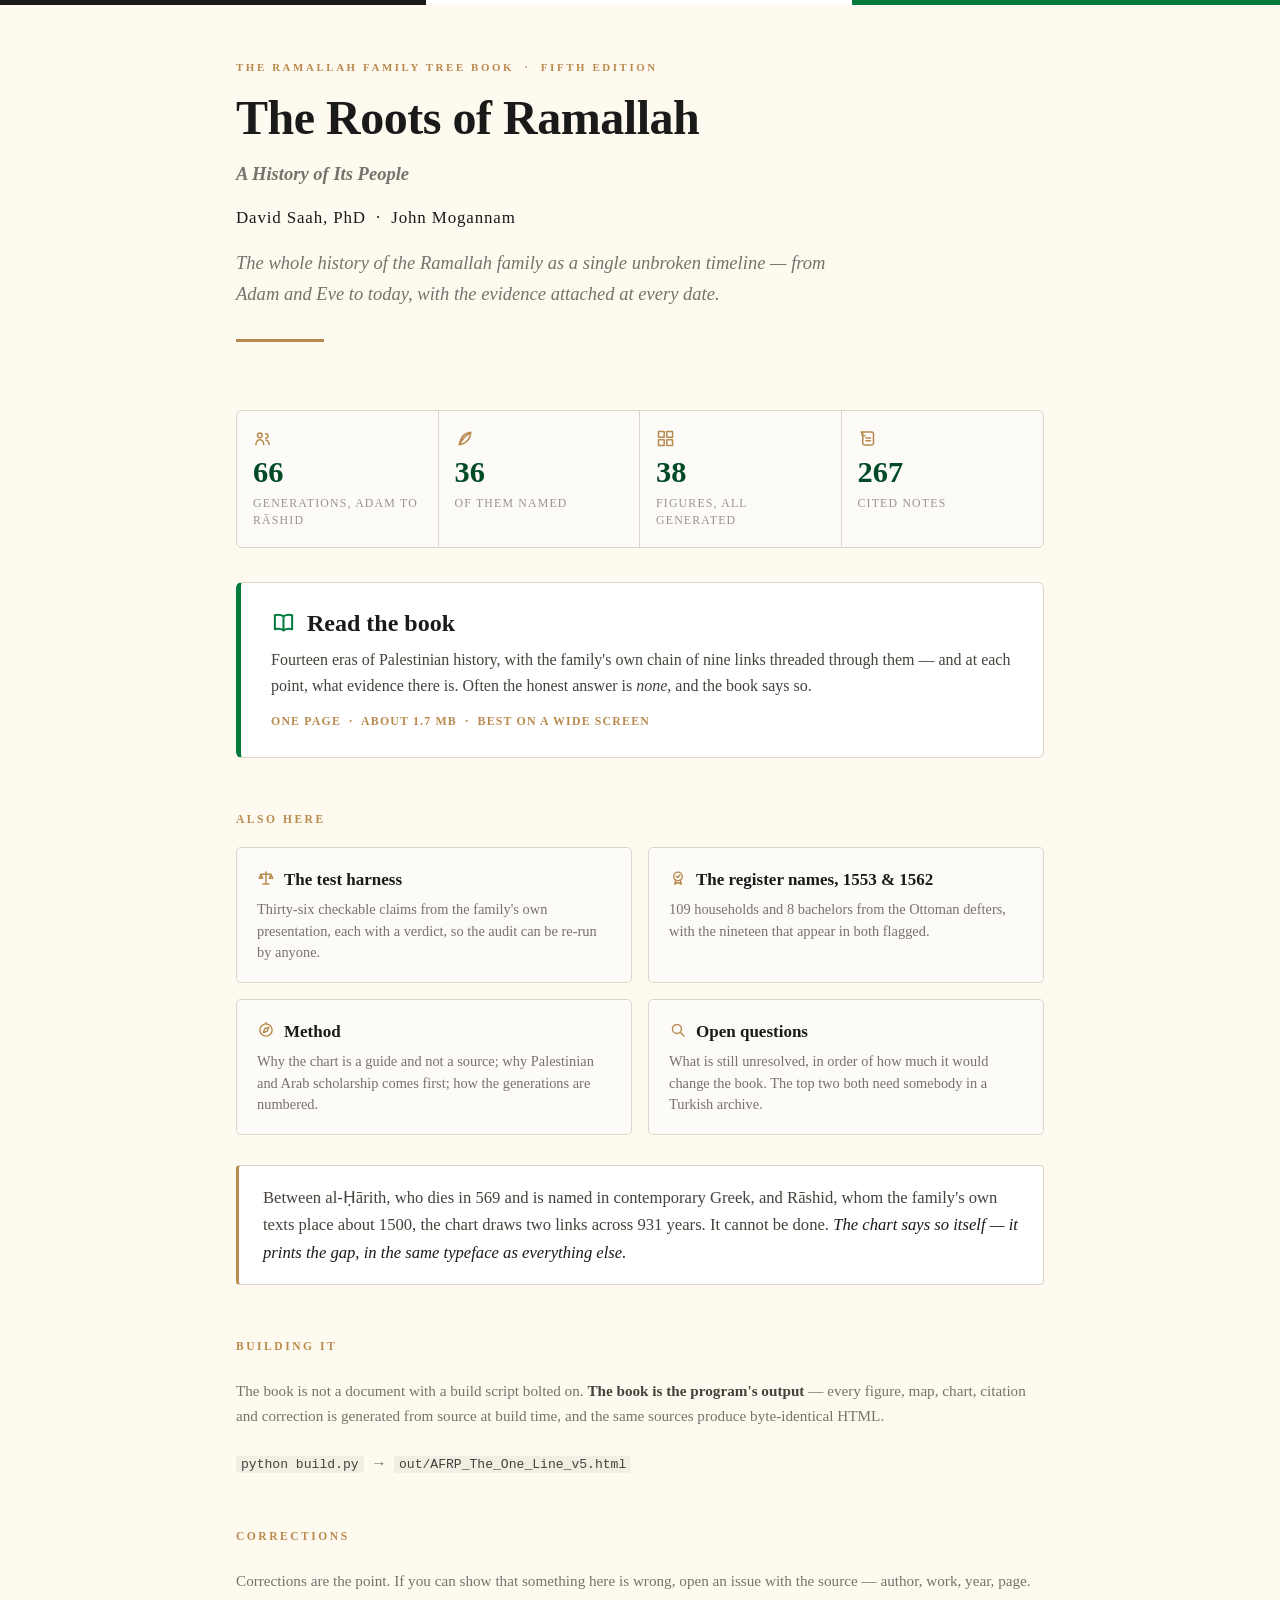
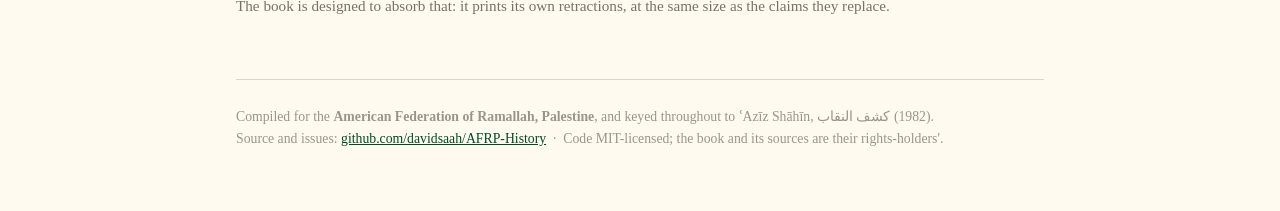
<file: index.html>
<!DOCTYPE html>
<html lang="en">
<head>
<meta charset="utf-8">
<meta name="viewport" content="width=device-width,initial-scale=1">
<title>The Roots of Ramallah: A History of Its People</title>
<meta name="description" content="The whole history of the Ramallah family as a single unbroken timeline — from Adam and Eve to today, with the evidence attached at every date.">
<meta property="og:title" content="The Roots of Ramallah: A History of Its People">
<meta property="og:description" content="Sixty-six generations from Adam to Rāshid al-Ḥaddādīn, thirty-six of them named, thirty with no name at all.">
<meta property="og:type" content="book">
<style>
:root{
  --gold:#B98A4E; --grey:#77726A; --rule:#DCD6C9; --folio:#9A958C;
  --ink:#1A1A1A; --body:#46423B; --dark:#004A26; --green:#007A3D;
  --rust:#A85210; --cream:#FFFAF0; --surf:#FCFBF8;
}
*{box-sizing:border-box}
html{-webkit-text-size-adjust:100%}
body{
  margin:0; background:var(--cream); color:var(--body);
  font:17px/1.65 "Times New Roman",Times,serif;
}
.bar{height:5px;background:linear-gradient(90deg,var(--ink) 0 33.3%,#fff 33.3% 66.6%,var(--green) 66.6%)}
.wrap{max-width:860px;margin:0 auto;padding:0 26px}
header{padding:54px 0 30px}
.kicker{font-size:.68rem;letter-spacing:.24em;text-transform:uppercase;color:var(--gold);font-weight:700}
h1{font-size:3rem;line-height:1.05;margin:16px 0 0;color:var(--ink);font-weight:700;letter-spacing:-.01em}
.byline{margin:14px 0 0;font-size:1.06rem;letter-spacing:.05em;color:var(--ink)}
.sub{margin:16px 0 0;font-size:1.16rem;font-style:italic;color:var(--grey);max-width:34em}
.rule{height:3px;width:88px;background:var(--gold);margin:30px 0 0;border:0}

.stats{display:grid;grid-template-columns:repeat(4,1fr);gap:0;margin:38px 0 0;
  border:1px solid var(--rule);border-radius:6px;background:var(--surf);overflow:hidden}
.stat{padding:18px 16px;border-right:1px solid var(--rule)}
.stat:last-child{border-right:0}
.stat b{display:block;font-size:1.9rem;line-height:1;color:var(--dark)}
.stat span{display:block;margin-top:7px;font-size:.74rem;letter-spacing:.1em;
  text-transform:uppercase;color:var(--folio);line-height:1.45}

.cta{display:block;margin:34px 0 0;padding:26px 30px;background:#fff;
  border:1px solid var(--rule);border-left:5px solid var(--green);border-radius:6px;
  text-decoration:none;color:inherit;transition:border-color .15s,transform .15s}
.cta:hover{border-left-color:var(--gold);transform:translateX(2px)}
.cta .t{font-size:1.5rem;font-weight:700;color:var(--ink);line-height:1.2}
.cta .d{margin-top:9px;color:var(--body);font-size:1rem}
.cta .m{margin-top:12px;font-size:.74rem;letter-spacing:.1em;text-transform:uppercase;color:var(--gold);font-weight:700}

h2{font-size:.72rem;letter-spacing:.22em;text-transform:uppercase;color:var(--gold);
  margin:52px 0 0;font-weight:700}
.grid{display:grid;grid-template-columns:1fr 1fr;gap:16px;margin:18px 0 0}
.card{display:block;padding:18px 20px;background:var(--surf);border:1px solid var(--rule);
  border-radius:5px;text-decoration:none;color:inherit}
.card:hover{border-color:var(--gold)}
.card .t{font-weight:700;color:var(--ink)}
.card .d{margin-top:5px;font-size:.9rem;color:var(--grey);line-height:1.5}

.note{margin:22px 0 0;font-size:.95rem;color:var(--grey)}
.note b{color:var(--body)}
blockquote{margin:30px 0 0;padding:18px 24px;background:#fff;border:1px solid var(--rule);
  border-left:3px solid var(--gold);border-radius:4px;font-size:1.04rem;color:var(--body)}
blockquote i{color:var(--ink)}
footer{margin:60px 0 0;padding:26px 0 60px;border-top:1px solid var(--rule);
  font-size:.86rem;color:var(--folio)}
footer a{color:var(--dark)}
code{font:.86em ui-monospace,SFMono-Regular,Menlo,monospace;background:#F2EEE4;
  padding:1px 5px;border-radius:3px;color:var(--body)}
.ar{font-family:"Times New Roman",Times,serif;direction:rtl;unicode-bidi:isolate}
@media(max-width:720px){
  h1{font-size:2.2rem}
  .stats{grid-template-columns:1fr 1fr}
  .stat{border-bottom:1px solid var(--rule)}
  .stat:nth-child(2){border-right:0}
  .grid{grid-template-columns:1fr}
}

/* AFRP marks — from the platform prototype. currentColor throughout, so each
   one takes the colour of the box it sits in; no palette change anywhere. */
.ic{fill:none;flex:none}
.stat .ic{display:block;width:19px;height:19px;color:var(--gold);margin:0 0 9px}
.cta .t .ic{width:25px;height:25px;color:var(--green);margin-right:11px;vertical-align:-.16em;
  transition:color .15s}
.cta:hover .t .ic{color:var(--gold)}
.card .t .ic{width:18px;height:18px;color:var(--gold);margin-right:9px;vertical-align:-.14em;
  transition:color .15s}
.card:hover .t .ic{color:var(--dark)}
</style>
</head>
<body>
<svg xmlns="http://www.w3.org/2000/svg" aria-hidden="true" focusable="false"
     style="position:absolute;width:0;height:0;overflow:hidden"><defs>
<symbol id="i-people" viewBox="0 0 20 20"><circle cx="7.2" cy="6.6" r="2.5" fill="none" stroke="currentColor" stroke-width="1.6"/><path d="M3 16.4c.5-3.2 2-5 4.2-5s3.7 1.8 4.2 5M13.2 5.2a2.2 2.2 0 1 1 .1 4.3M13.4 11.6c1.9.3 3.1 1.9 3.6 4.6" fill="none" stroke="currentColor" stroke-width="1.6" stroke-linecap="round"/></symbol>
<symbol id="i-quill" viewBox="0 0 20 20"><path d="M16.7 3.3C11 3.9 6.8 7.9 5.3 13.5l-.9 3.1 3.1-.9C13.1 14.2 16.1 9.3 16.7 3.3ZM4.4 16.6C8 10.4 11.6 6.9 15 4.9" fill="none" stroke="currentColor" stroke-width="1.6" stroke-linecap="round" stroke-linejoin="round"/></symbol>
<symbol id="i-grid" viewBox="0 0 20 20"><path d="M2.6 2.6h6v6h-6zM11.4 2.6h6v6h-6zM2.6 11.4h6v6h-6zM11.4 11.4h6v6h-6z" fill="none" stroke="currentColor" stroke-width="1.6" stroke-linejoin="round"/></symbol>
<symbol id="i-scroll" viewBox="0 0 20 20"><path d="M6 3.2h8.4A1.9 1.9 0 0 1 16.3 5v10a1.8 1.8 0 0 1-1.8 1.8H6.9A1.9 1.9 0 0 1 5 14.9V5A1.9 1.9 0 0 0 3.2 3.2H6a1.9 1.9 0 0 0 0 3.8h1.4M8.4 9.4h4.8M8.4 12.4h4.8" fill="none" stroke="currentColor" stroke-width="1.6" stroke-linecap="round" stroke-linejoin="round"/></symbol>
<symbol id="i-book" viewBox="0 0 20 20"><path d="M10 5.1C8 3.8 5.4 3.6 3.1 4.2v11.2c2.3-.6 4.9-.4 6.9.9 2-1.3 4.6-1.5 6.9-.9V4.2C14.6 3.6 12 3.8 10 5.1Zm0 0v11.2" fill="none" stroke="currentColor" stroke-width="1.6" stroke-linecap="round" stroke-linejoin="round"/></symbol>
<symbol id="i-scales" viewBox="0 0 20 20"><path d="M10 3.4v13.2M6.6 16.6h6.8M4.4 5.8h11.2M4.4 5.8l-1.9 4.4h3.8ZM15.6 5.8l-1.9 4.4h3.8Z" fill="none" stroke="currentColor" stroke-width="1.6" stroke-linecap="round" stroke-linejoin="round"/></symbol>
<symbol id="i-seal" viewBox="0 0 20 20"><circle cx="10" cy="8.2" r="4.7" fill="none" stroke="currentColor" stroke-width="1.6"/><path d="m7.5 12.3-1.2 4.6 3.7-1.9 3.7 1.9-1.2-4.6M8.2 8.1l1.4 1.4 2.5-2.8" fill="none" stroke="currentColor" stroke-width="1.6" stroke-linecap="round" stroke-linejoin="round"/></symbol>
<symbol id="i-compass" viewBox="0 0 20 20"><circle cx="10" cy="10" r="6.8" fill="none" stroke="currentColor" stroke-width="1.6"/><path d="m12.9 7.1-1.5 4.3-4.3 1.5 1.5-4.3ZM10 2v1.4" fill="none" stroke="currentColor" stroke-width="1.6" stroke-linecap="round" stroke-linejoin="round"/></symbol>
<symbol id="i-search" viewBox="0 0 20 20"><circle cx="8.8" cy="8.8" r="5" fill="none" stroke="currentColor" stroke-width="1.6"/><path d="m12.6 12.6 4 4" fill="none" stroke="currentColor" stroke-width="1.6" stroke-linecap="round"/></symbol>
</defs></svg>
<div class="bar"></div>
<div class="wrap">

<header>
  <div class="kicker">The Ramallah Family Tree Book &nbsp;·&nbsp; Fifth Edition</div>
  <h1>The Roots of Ramallah</h1>
  <p class="sub"><b>A History of Its People</b></p>
  <p class="byline">David Saah, PhD &nbsp;·&nbsp; John Mogannam</p>
  <p class="sub">The whole history of the Ramallah family as a single unbroken timeline —
  from Adam and Eve to today, with the evidence attached at every date.</p>
  <hr class="rule">
</header>

<div class="stats">
  <div class="stat"><svg class="ic"><use href="#i-people"/></svg><b>66</b><span>generations, Adam to Rāshid</span></div>
  <div class="stat"><svg class="ic"><use href="#i-quill"/></svg><b>36</b><span>of them named</span></div>
  <div class="stat"><svg class="ic"><use href="#i-grid"/></svg><b>38</b><span>figures, all generated</span></div>
  <div class="stat"><svg class="ic"><use href="#i-scroll"/></svg><b>267</b><span>cited notes</span></div>
</div>

<a class="cta" href="out/AFRP_The_One_Line_v5.html">
  <div class="t"><svg class="ic"><use href="#i-book"/></svg>Read the book</div>
  <div class="d">Fourteen eras of Palestinian history, with the family's own chain of nine
  links threaded through them — and at each point, what evidence there is. Often the honest
  answer is <i>none</i>, and the book says so.</div>
  <div class="m">One page &nbsp;·&nbsp; about 1.7 MB &nbsp;·&nbsp; best on a wide screen</div>
</a>

<h2>Also here</h2>
<div class="grid">
  <a class="card" href="out/AFRP_Timeline_Test_v1.html">
    <div class="t"><svg class="ic"><use href="#i-scales"/></svg>The test harness</div>
    <div class="d">Thirty-six checkable claims from the family's own presentation, each with a
    verdict, so the audit can be re-run by anyone.</div>
  </a>
  <a class="card" href="data/AFRP_Register_Names_1553_1562.csv">
    <div class="t"><svg class="ic"><use href="#i-seal"/></svg>The register names, 1553 &amp; 1562</div>
    <div class="d">109 households and 8 bachelors from the Ottoman defters, with the nineteen
    that appear in both flagged.</div>
  </a>
  <a class="card" href="docs/METHOD.md">
    <div class="t"><svg class="ic"><use href="#i-compass"/></svg>Method</div>
    <div class="d">Why the chart is a guide and not a source; why Palestinian and Arab
    scholarship comes first; how the generations are numbered.</div>
  </a>
  <a class="card" href="docs/OPEN_QUESTIONS.md">
    <div class="t"><svg class="ic"><use href="#i-search"/></svg>Open questions</div>
    <div class="d">What is still unresolved, in order of how much it would change the book.
    The top two both need somebody in a Turkish archive.</div>
  </a>
</div>

<blockquote>
Between al-Ḥārith, who dies in 569 and is named in contemporary Greek, and Rāshid, whom the
family's own texts place about 1500, the chart draws two links across 931 years. It cannot be
done. <i>The chart says so itself — it prints the gap, in the same typeface as everything
else.</i>
</blockquote>

<h2>Building it</h2>
<p class="note">The book is not a document with a build script bolted on. <b>The book is the
program's output</b> — every figure, map, chart, citation and correction is generated from
source at build time, and the same sources produce byte-identical HTML.</p>
<p class="note"><code>python build.py</code> &nbsp;→&nbsp; <code>out/AFRP_The_One_Line_v5.html</code></p>

<h2>Corrections</h2>
<p class="note">Corrections are the point. If you can show that something here is wrong, open an
issue with the source — author, work, year, page. The book is designed to absorb that: it prints
its own retractions, at the same size as the claims they replace.</p>

<footer>
  Compiled for the <b>American Federation of Ramallah, Palestine</b>, and keyed throughout to
  ʿAzīz Shāhīn, <span class="ar">كشف النقاب</span> (1982).<br>
  Source and issues: <a href="https://github.com/davidsaah/AFRP-History">github.com/davidsaah/AFRP-History</a>
  &nbsp;·&nbsp; Code MIT-licensed; the book and its sources are their rights-holders'.
</footer>

</div>
</body>
</html>
</file>
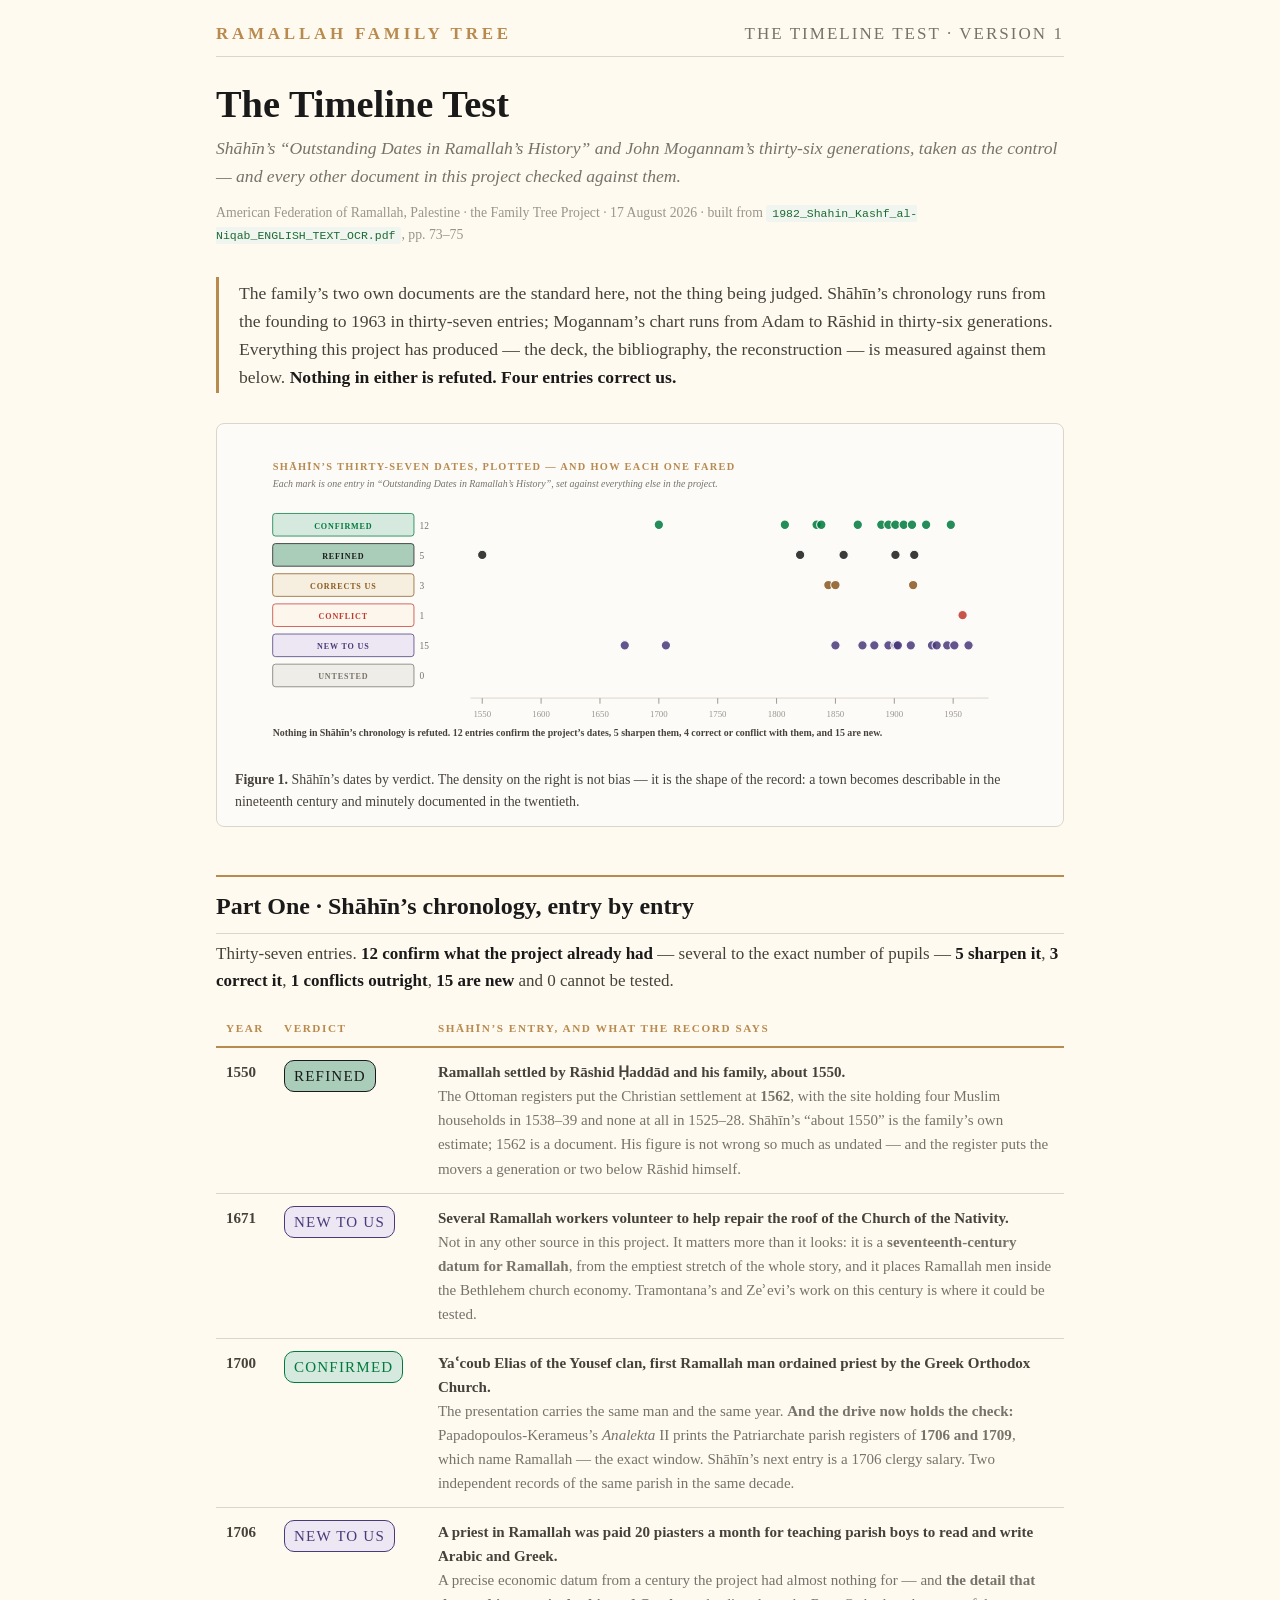
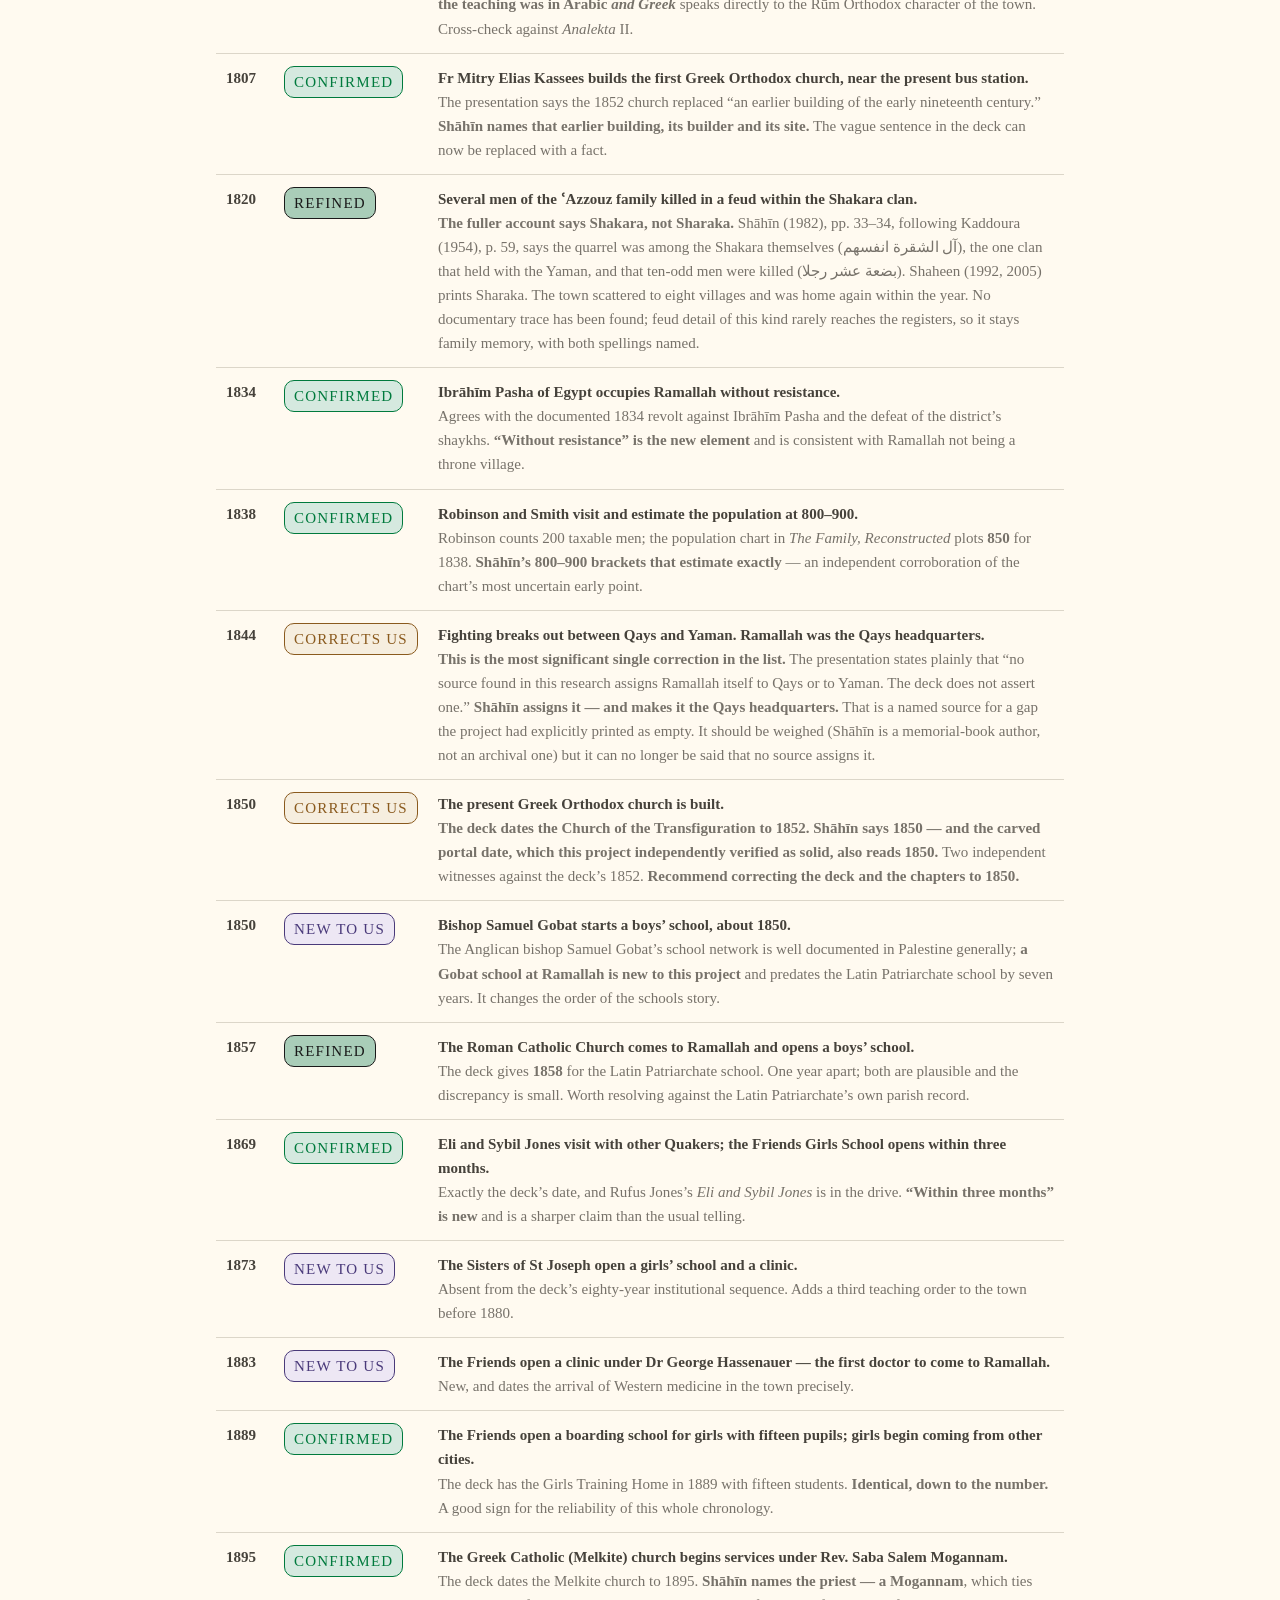
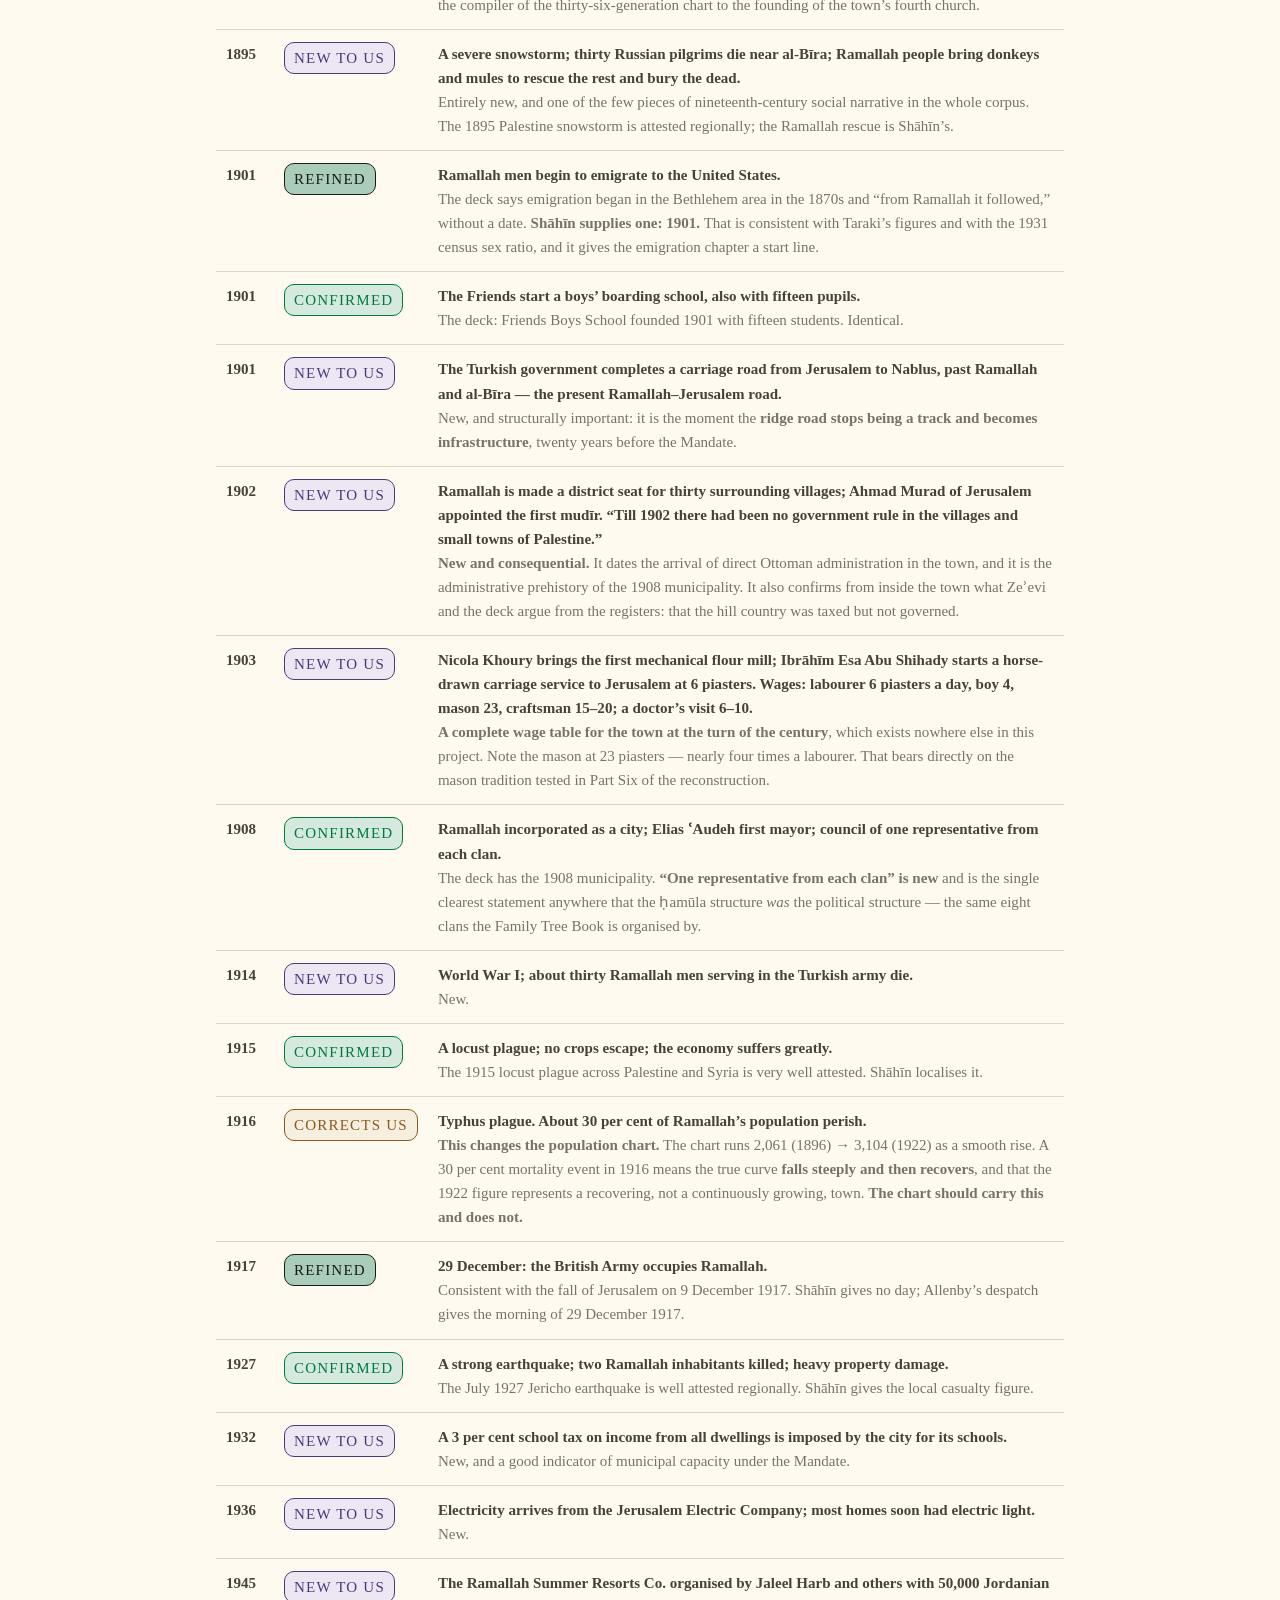
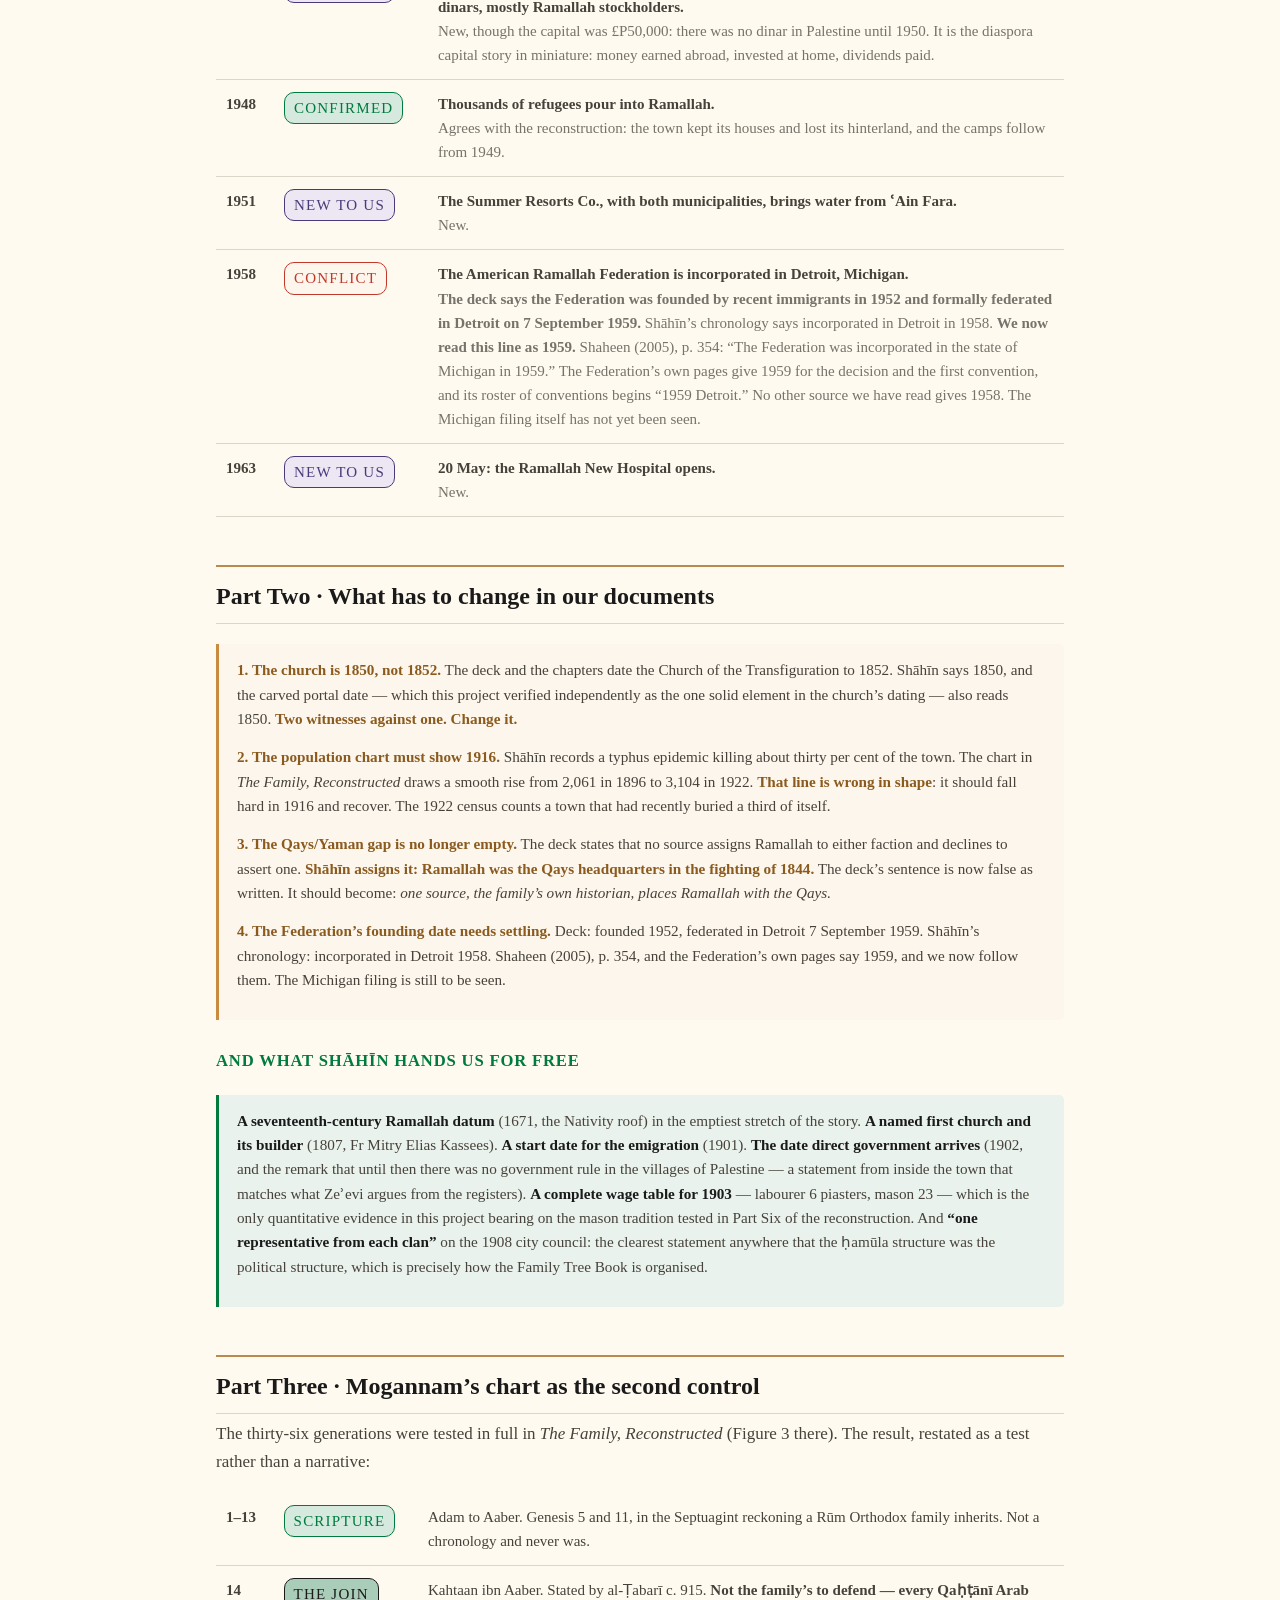
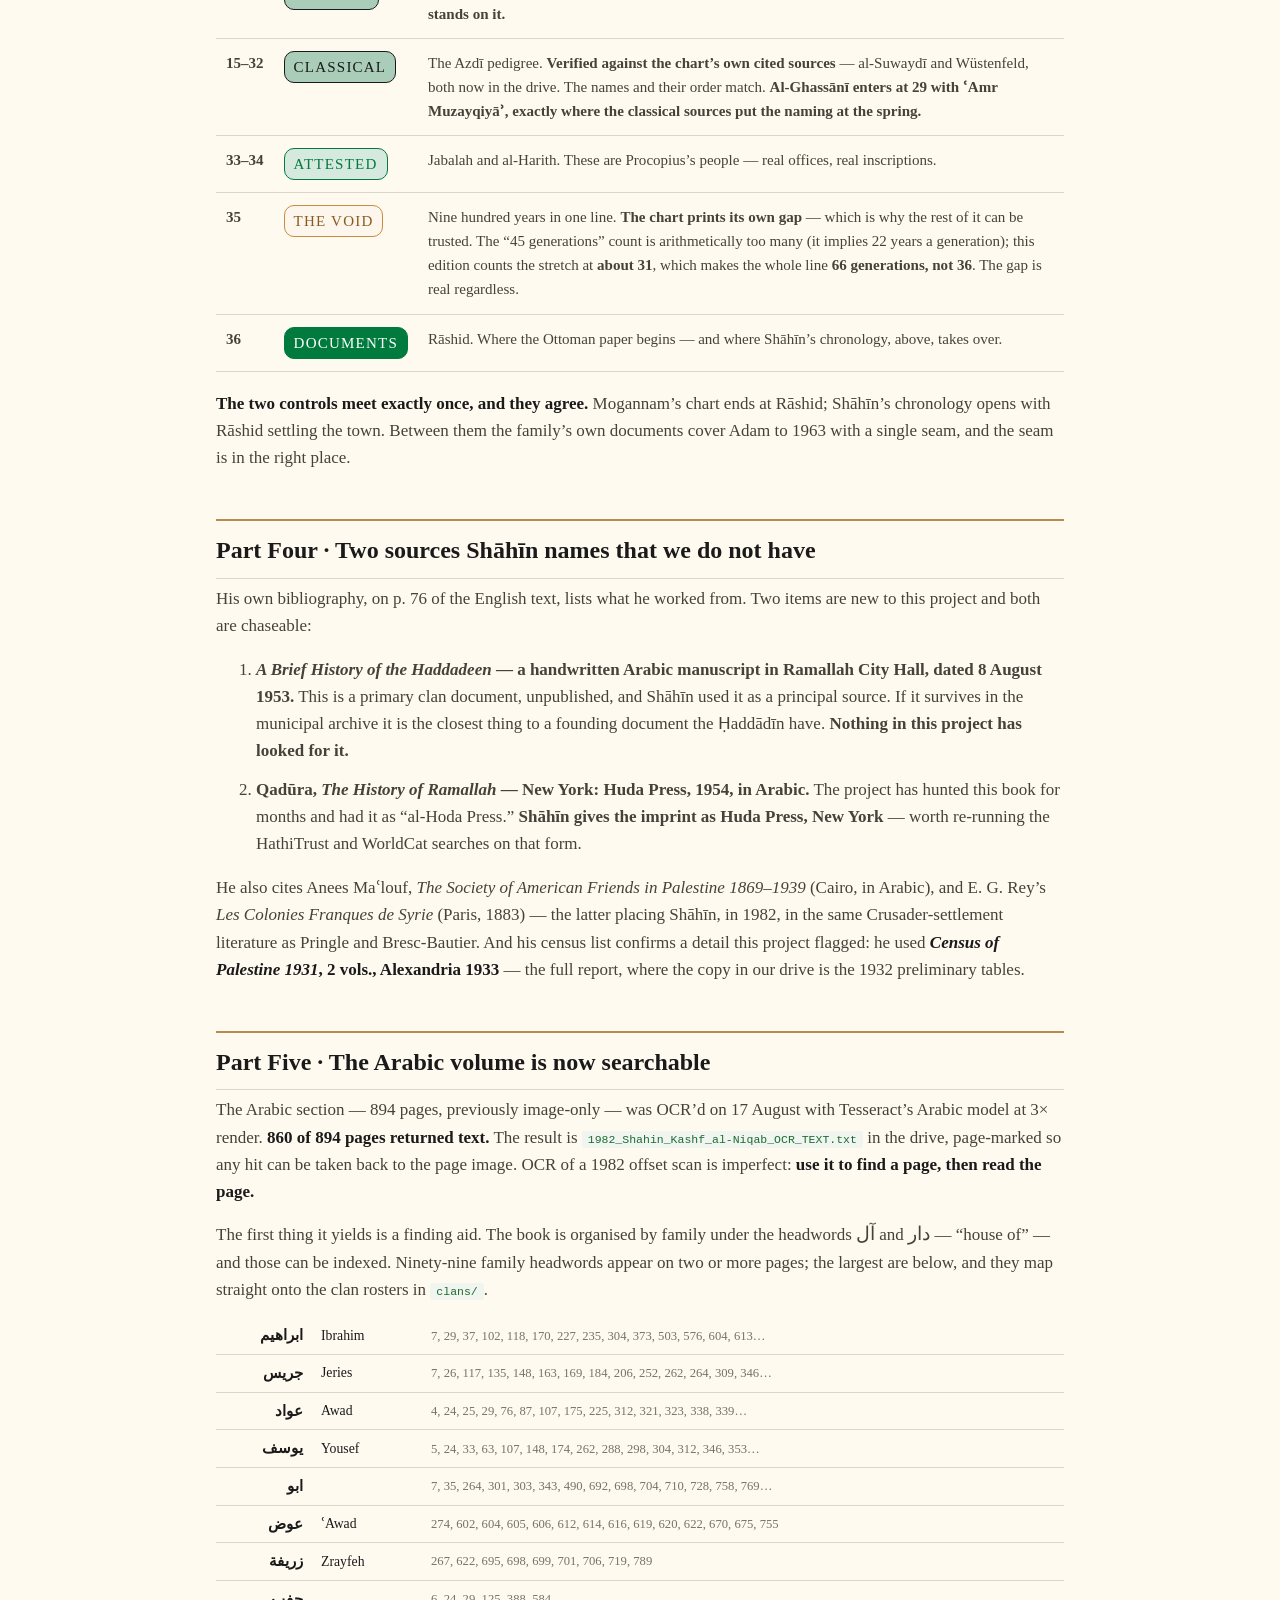
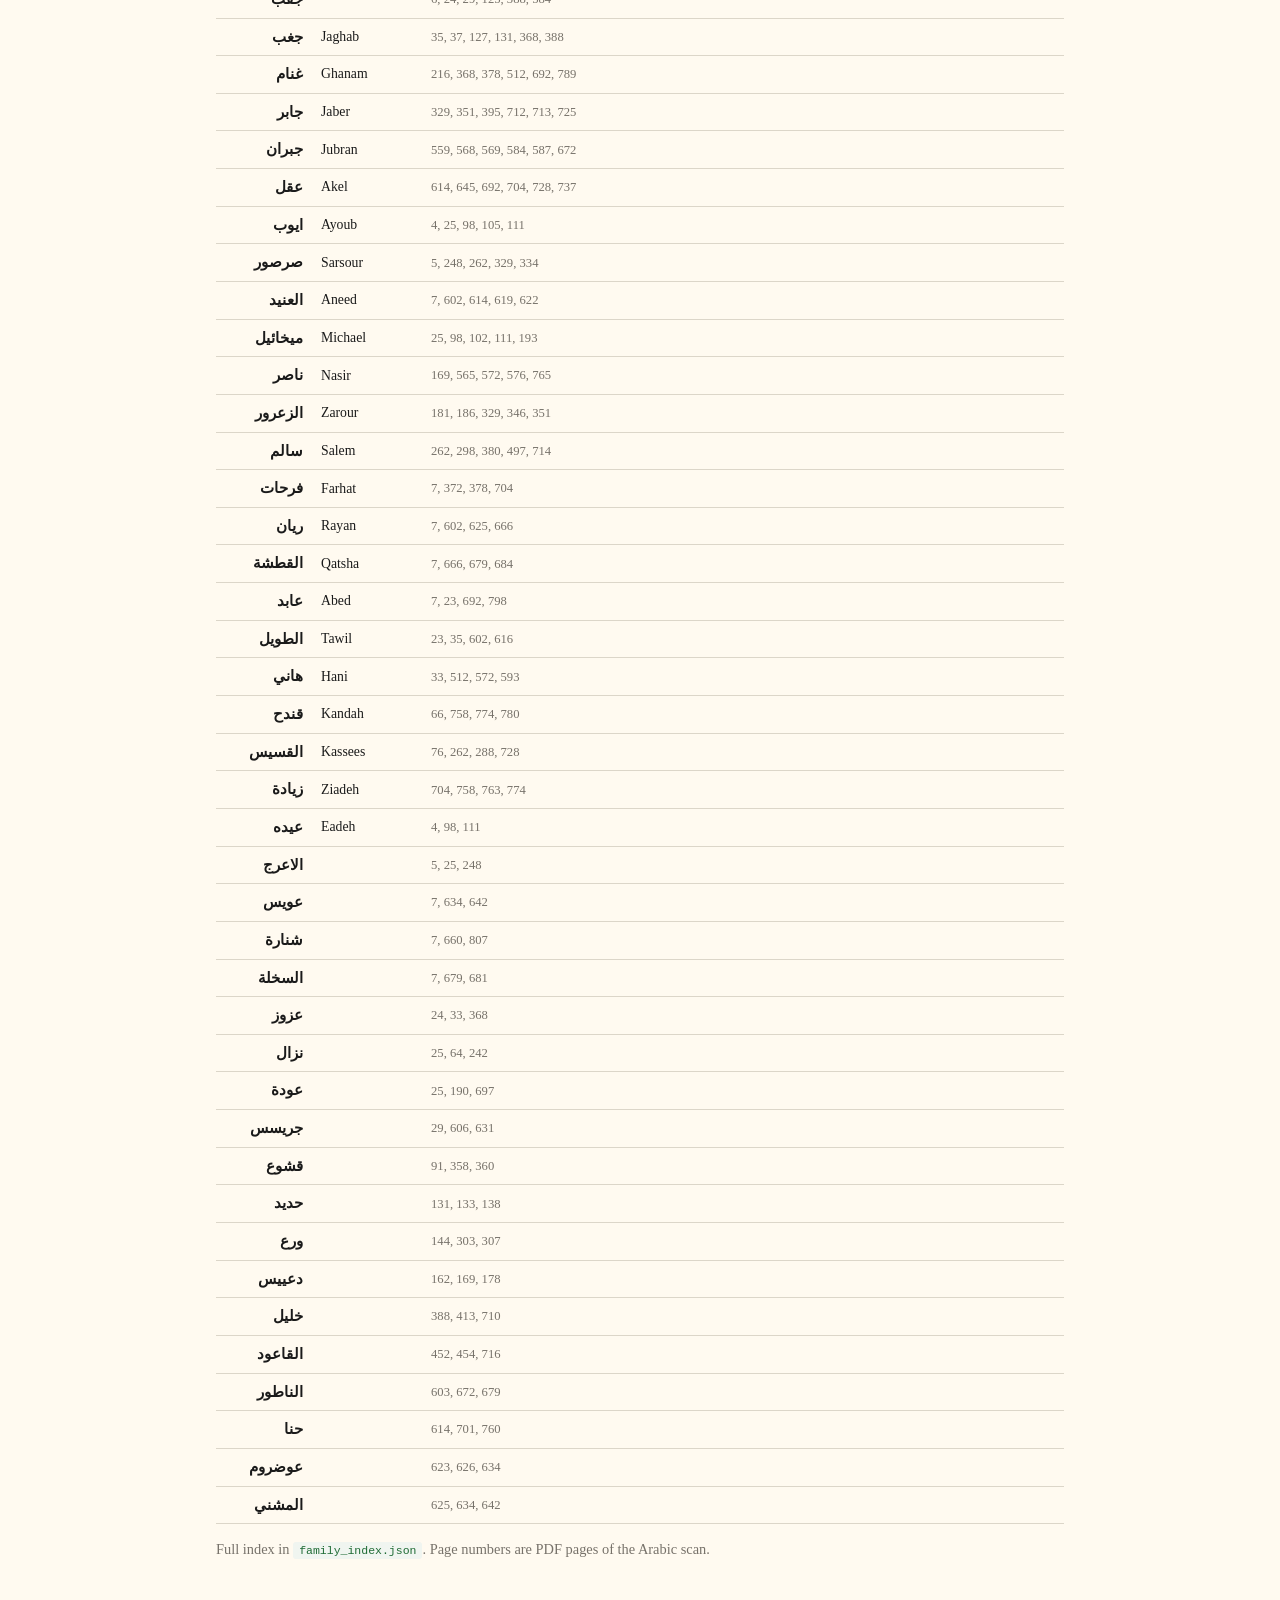
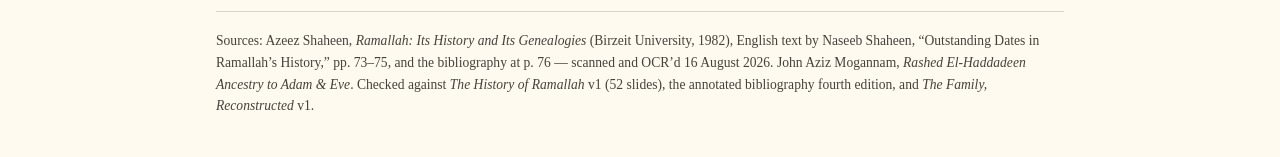
<file: out/AFRP_Timeline_Test_v1.html>
<!doctype html>
<html lang="en"><head><meta charset="utf-8">
<meta name="viewport" content="width=device-width,initial-scale=1">
<title>The Timeline Test — Shāhīn and Mogannam as the control</title>
<style>
:root{--gold:#B98A4E;--grey:#77726A;--folio:#9A958C;--ink:#1A1A1A;--body:#46423B;
 --rule:#DCD6C9;--green:#007A3D;--dark:#004A26;--lighttext:#F3ECDD;--cream:#FFFAF0;--tan:#D4B483}
*{box-sizing:border-box}
body{margin:0;background:var(--cream);color:var(--ink);
 font:17px/1.6 "Times New Roman",Times,"Liberation Serif",Georgia,serif}
.wrap{max-width:900px;margin:0 auto;padding:0 26px}
.mastrow{display:flex;justify-content:space-between;align-items:baseline;padding-top:20px;
 font:11px/1.4 inherit;letter-spacing:.22em;text-transform:uppercase}
.mastrow .l{color:var(--gold);font-weight:700}.mastrow .r{color:var(--grey);letter-spacing:.12em}
hr.rule{border:0;border-top:1px solid var(--rule);margin:9px 0 26px}
h1{font-size:2.4rem;line-height:1.12;margin:0 0 8px;font-weight:700}
.sub-t{color:var(--grey);font-style:italic;font-size:1.1rem;margin:0 0 12px}
.meta{color:var(--folio);font-size:.86rem;margin:0 0 30px}
.lede{font-size:1.1rem;border-left:3px solid var(--gold);padding:2px 0 2px 20px;margin:0 0 30px;color:var(--body)}
h2{font-size:1.5rem;margin:48px 0 6px;padding:10px 0 8px;border-top:2px solid var(--gold);
 border-bottom:1px solid var(--rule)}
h3{font-size:1.04rem;margin:28px 0 10px;color:var(--green);font-weight:700;letter-spacing:.05em;text-transform:uppercase}
p{margin:0 0 14px;color:var(--body)}p strong,p b{color:var(--ink)}
figure{margin:24px 0;background:#FCFBF8;border:1px solid var(--rule);border-radius:8px;padding:16px 18px 12px}
figcaption{font-size:.87rem;color:var(--body);margin-top:10px}
table.tl{border-collapse:collapse;width:100%;margin:18px 0}
table.tl th{text-align:left;font-size:.7rem;letter-spacing:.14em;text-transform:uppercase;color:var(--gold);
 border-bottom:2px solid var(--gold);padding:8px 10px}
table.tl td{border-bottom:1px solid var(--rule);padding:12px 10px;vertical-align:top;font-size:.94rem;color:var(--body)}
td.yr{white-space:nowrap;font-weight:700;color:var(--ink);font-size:1.02rem;width:56px}
td.vd{width:118px}
.v{display:inline-block;padding:3px 9px;border-radius:10px;font:700 9.4px/1.5 inherit;
 letter-spacing:.08em;text-transform:uppercase;border:1px solid;white-space:nowrap}
.note{background:#FDF6EC;border-left:3px solid #C98B3F;padding:14px 18px;margin:20px 0;
 border-radius:0 5px 5px 0;font-size:.95rem;color:#6b4f2a}
.note b{color:#8A5A1E}
.win{background:#E9F2EC;border-left:3px solid var(--green);padding:14px 18px;margin:20px 0;
 border-radius:0 5px 5px 0;font-size:.95rem;color:#14532d}
ol.acts li{margin-bottom:11px;color:var(--body)}
table.fam{border-collapse:collapse;width:100%;font-size:.86rem;margin:14px 0}
table.fam td{border-bottom:1px solid var(--rule);padding:6px 9px;color:var(--body)}
table.fam td.ar{font-size:1.12em;text-align:right;width:96px;color:var(--ink);font-weight:700}
table.fam td.en{width:110px;color:var(--ink)}
table.fam td.pp{color:var(--grey);font-size:.92em}
code{font:11.5px/1.5 ui-monospace,SFMono-Regular,Menlo,monospace;color:#1e6b34;
 background:#F0F5F0;border-radius:3px;padding:2px 6px}
footer{margin:50px 0 40px;padding-top:18px;border-top:1px solid var(--rule);color:var(--folio);font-size:.85rem}
</style></head><body><div class="wrap">
<div class="mastrow"><span class="l">Ramallah Family Tree</span><span class="r">The timeline test &middot; version 1</span></div>
<hr class="rule">
<h1>The Timeline Test</h1>
<p class="sub-t">Shāhīn’s “Outstanding Dates in Ramallah’s History” and John Mogannam’s thirty-six
generations, taken as the control — and every other document in this project checked against them.</p>
<p class="meta">American Federation of Ramallah, Palestine &middot; the Family Tree Project &middot; 17 August 2026 &middot;
built from <code>1982_Shahin_Kashf_al-Niqab_ENGLISH_TEXT_OCR.pdf</code>, pp. 73–75</p>

<p class="lede">The family’s two own documents are the standard here, not the thing being judged.
Shāhīn’s chronology runs from the founding to 1963 in thirty-seven entries; Mogannam’s chart runs
from Adam to Rāshid in thirty-six generations. Everything this project has produced — the deck, the
bibliography, the reconstruction — is measured against them below. <b>Nothing in either is refuted.
Four entries correct us.</b></p>

<figure><svg viewBox="0 0 860 330" width="100%" role="img" aria-label="Shaheen's chronology plotted by verdict"><rect width="860" height="330" fill="#FCFBF8"/><text x="40" y="32" font-size="11" fill="#B98A4E" font-weight="700" letter-spacing="1.4" font-family="Times New Roman, Times, serif">SHĀHĪN’S THIRTY-SEVEN DATES, PLOTTED — AND HOW EACH ONE FARED</text><text x="40" y="50" font-size="10.5" fill="#77726A" font-style="italic" font-family="Times New Roman, Times, serif">Each mark is one entry in “Outstanding Dates in Ramallah’s History”, set against everything else in the project.</text><rect x="40" y="78" width="150" height="24" fill="#D5E9DF" stroke="#007A3D" stroke-width=".8" rx="3"/><text x="115" y="94" font-size="8.6" fill="#007A3D" text-anchor="middle" font-weight="700" letter-spacing=".9" font-family="Times New Roman, Times, serif">CONFIRMED</text><text x="196" y="94" font-size="10" fill="#77726A" font-family="Times New Roman, Times, serif">12</text><circle cx="450.0" cy="90.0" r="5" fill="#007A3D" opacity=".85" stroke="#fff" stroke-width="1.2"/><circle cx="583.8" cy="90.0" r="5" fill="#007A3D" opacity=".85" stroke="#fff" stroke-width="1.2"/><circle cx="617.5" cy="90.0" r="5" fill="#007A3D" opacity=".85" stroke="#fff" stroke-width="1.2"/><circle cx="622.5" cy="90.0" r="5" fill="#007A3D" opacity=".85" stroke="#fff" stroke-width="1.2"/><circle cx="661.2" cy="90.0" r="5" fill="#007A3D" opacity=".85" stroke="#fff" stroke-width="1.2"/><circle cx="686.2" cy="90.0" r="5" fill="#007A3D" opacity=".85" stroke="#fff" stroke-width="1.2"/><circle cx="693.8" cy="90.0" r="5" fill="#007A3D" opacity=".85" stroke="#fff" stroke-width="1.2"/><circle cx="701.2" cy="90.0" r="5" fill="#007A3D" opacity=".85" stroke="#fff" stroke-width="1.2"/><circle cx="710.0" cy="90.0" r="5" fill="#007A3D" opacity=".85" stroke="#fff" stroke-width="1.2"/><circle cx="718.8" cy="90.0" r="5" fill="#007A3D" opacity=".85" stroke="#fff" stroke-width="1.2"/><circle cx="733.8" cy="90.0" r="5" fill="#007A3D" opacity=".85" stroke="#fff" stroke-width="1.2"/><circle cx="760.0" cy="90.0" r="5" fill="#007A3D" opacity=".85" stroke="#fff" stroke-width="1.2"/><rect x="40" y="110" width="150" height="24" fill="#A9CDB8" stroke="#1A1A1A" stroke-width=".8" rx="3"/><text x="115" y="126" font-size="8.6" fill="#1A1A1A" text-anchor="middle" font-weight="700" letter-spacing=".9" font-family="Times New Roman, Times, serif">REFINED</text><text x="196" y="126" font-size="10" fill="#77726A" font-family="Times New Roman, Times, serif">5</text><circle cx="262.5" cy="122.0" r="5" fill="#1A1A1A" opacity=".85" stroke="#fff" stroke-width="1.2"/><circle cx="600.0" cy="122.0" r="5" fill="#1A1A1A" opacity=".85" stroke="#fff" stroke-width="1.2"/><circle cx="646.2" cy="122.0" r="5" fill="#1A1A1A" opacity=".85" stroke="#fff" stroke-width="1.2"/><circle cx="701.2" cy="122.0" r="5" fill="#1A1A1A" opacity=".85" stroke="#fff" stroke-width="1.2"/><circle cx="721.2" cy="122.0" r="5" fill="#1A1A1A" opacity=".85" stroke="#fff" stroke-width="1.2"/><rect x="40" y="142" width="150" height="24" fill="#F6EEDF" stroke="#8A5A1E" stroke-width=".8" rx="3"/><text x="115" y="158" font-size="8.6" fill="#8A5A1E" text-anchor="middle" font-weight="700" letter-spacing=".9" font-family="Times New Roman, Times, serif">CORRECTS US</text><text x="196" y="158" font-size="10" fill="#77726A" font-family="Times New Roman, Times, serif">3</text><circle cx="630.0" cy="154.0" r="5" fill="#8A5A1E" opacity=".85" stroke="#fff" stroke-width="1.2"/><circle cx="637.5" cy="154.0" r="5" fill="#8A5A1E" opacity=".85" stroke="#fff" stroke-width="1.2"/><circle cx="720.0" cy="154.0" r="5" fill="#8A5A1E" opacity=".85" stroke="#fff" stroke-width="1.2"/><rect x="40" y="174" width="150" height="24" fill="#FDF6EC" stroke="#C0392B" stroke-width=".8" rx="3"/><text x="115" y="190" font-size="8.6" fill="#C0392B" text-anchor="middle" font-weight="700" letter-spacing=".9" font-family="Times New Roman, Times, serif">CONFLICT</text><text x="196" y="190" font-size="10" fill="#77726A" font-family="Times New Roman, Times, serif">1</text><circle cx="772.5" cy="186.0" r="5" fill="#C0392B" opacity=".85" stroke="#fff" stroke-width="1.2"/><rect x="40" y="206" width="150" height="24" fill="#EDE7F4" stroke="#4A3A7A" stroke-width=".8" rx="3"/><text x="115" y="222" font-size="8.6" fill="#4A3A7A" text-anchor="middle" font-weight="700" letter-spacing=".9" font-family="Times New Roman, Times, serif">NEW TO US</text><text x="196" y="222" font-size="10" fill="#77726A" font-family="Times New Roman, Times, serif">15</text><circle cx="413.8" cy="218.0" r="5" fill="#4A3A7A" opacity=".85" stroke="#fff" stroke-width="1.2"/><circle cx="457.5" cy="218.0" r="5" fill="#4A3A7A" opacity=".85" stroke="#fff" stroke-width="1.2"/><circle cx="637.5" cy="218.0" r="5" fill="#4A3A7A" opacity=".85" stroke="#fff" stroke-width="1.2"/><circle cx="666.2" cy="218.0" r="5" fill="#4A3A7A" opacity=".85" stroke="#fff" stroke-width="1.2"/><circle cx="678.8" cy="218.0" r="5" fill="#4A3A7A" opacity=".85" stroke="#fff" stroke-width="1.2"/><circle cx="693.8" cy="218.0" r="5" fill="#4A3A7A" opacity=".85" stroke="#fff" stroke-width="1.2"/><circle cx="701.2" cy="218.0" r="5" fill="#4A3A7A" opacity=".85" stroke="#fff" stroke-width="1.2"/><circle cx="702.5" cy="218.0" r="5" fill="#4A3A7A" opacity=".85" stroke="#fff" stroke-width="1.2"/><circle cx="703.8" cy="218.0" r="5" fill="#4A3A7A" opacity=".85" stroke="#fff" stroke-width="1.2"/><circle cx="717.5" cy="218.0" r="5" fill="#4A3A7A" opacity=".85" stroke="#fff" stroke-width="1.2"/><circle cx="740.0" cy="218.0" r="5" fill="#4A3A7A" opacity=".85" stroke="#fff" stroke-width="1.2"/><circle cx="745.0" cy="218.0" r="5" fill="#4A3A7A" opacity=".85" stroke="#fff" stroke-width="1.2"/><circle cx="756.2" cy="218.0" r="5" fill="#4A3A7A" opacity=".85" stroke="#fff" stroke-width="1.2"/><circle cx="763.8" cy="218.0" r="5" fill="#4A3A7A" opacity=".85" stroke="#fff" stroke-width="1.2"/><circle cx="778.8" cy="218.0" r="5" fill="#4A3A7A" opacity=".85" stroke="#fff" stroke-width="1.2"/><rect x="40" y="238" width="150" height="24" fill="#EFEDE8" stroke="#77726A" stroke-width=".8" rx="3"/><text x="115" y="254" font-size="8.6" fill="#77726A" text-anchor="middle" font-weight="700" letter-spacing=".9" font-family="Times New Roman, Times, serif">UNTESTED</text><text x="196" y="254" font-size="10" fill="#77726A" font-family="Times New Roman, Times, serif">0</text><line x1="250" y1="274" x2="800" y2="274" stroke="#DCD6C9"/><line x1="262.5" y1="274" x2="262.5" y2="280" stroke="#9A958C"/><text x="262.5" y="294" font-size="9.4" fill="#9A958C" text-anchor="middle" font-family="Times New Roman, Times, serif">1550</text><line x1="325.0" y1="274" x2="325.0" y2="280" stroke="#9A958C"/><text x="325.0" y="294" font-size="9.4" fill="#9A958C" text-anchor="middle" font-family="Times New Roman, Times, serif">1600</text><line x1="387.5" y1="274" x2="387.5" y2="280" stroke="#9A958C"/><text x="387.5" y="294" font-size="9.4" fill="#9A958C" text-anchor="middle" font-family="Times New Roman, Times, serif">1650</text><line x1="450.0" y1="274" x2="450.0" y2="280" stroke="#9A958C"/><text x="450.0" y="294" font-size="9.4" fill="#9A958C" text-anchor="middle" font-family="Times New Roman, Times, serif">1700</text><line x1="512.5" y1="274" x2="512.5" y2="280" stroke="#9A958C"/><text x="512.5" y="294" font-size="9.4" fill="#9A958C" text-anchor="middle" font-family="Times New Roman, Times, serif">1750</text><line x1="575.0" y1="274" x2="575.0" y2="280" stroke="#9A958C"/><text x="575.0" y="294" font-size="9.4" fill="#9A958C" text-anchor="middle" font-family="Times New Roman, Times, serif">1800</text><line x1="637.5" y1="274" x2="637.5" y2="280" stroke="#9A958C"/><text x="637.5" y="294" font-size="9.4" fill="#9A958C" text-anchor="middle" font-family="Times New Roman, Times, serif">1850</text><line x1="700.0" y1="274" x2="700.0" y2="280" stroke="#9A958C"/><text x="700.0" y="294" font-size="9.4" fill="#9A958C" text-anchor="middle" font-family="Times New Roman, Times, serif">1900</text><line x1="762.5" y1="274" x2="762.5" y2="280" stroke="#9A958C"/><text x="762.5" y="294" font-size="9.4" fill="#9A958C" text-anchor="middle" font-family="Times New Roman, Times, serif">1950</text><text x="40" y="314" font-size="10.5" fill="#46423B" font-weight="700" font-family="Times New Roman, Times, serif">Nothing in Shāhīn’s chronology is refuted. 12 entries confirm the project’s dates, 5 sharpen them, 4 correct or conflict with them, and 15 are new.</text></svg>
<figcaption><b>Figure 1.</b> Shāhīn’s dates by verdict. The density on the right is not bias — it is
the shape of the record: a town becomes describable in the nineteenth century and minutely
documented in the twentieth.</figcaption></figure>

<h2>Part One · Shāhīn’s chronology, entry by entry</h2>
<p>Thirty-seven entries. <b>12 confirm what the project already had</b> — several to the exact
number of pupils — <b>5 sharpen it</b>, <b>3 correct it</b>,
<b>1 conflicts outright</b>, <b>15 are new</b> and 0 cannot be tested.</p>

<table class="tl"><thead><tr><th>Year</th><th>Verdict</th><th>Shāhīn’s entry, and what the record says</th></tr></thead>
<tbody><tr><td class="yr">1550</td><td class="vd"><span class="v" style="background:#A9CDB8;border-color:#1A1A1A;color:#1A1A1A">REFINED</span></td><td><b>Ramallah settled by Rāshid Ḥaddād and his family, about 1550.</b><br><span style="color:var(--grey)">The Ottoman registers put the Christian settlement at <b>1562</b>, with the site holding four Muslim households in 1538–39 and none at all in 1525–28. Shāhīn’s “about 1550” is the family’s own estimate; 1562 is a document. His figure is not wrong so much as undated — and the register puts the movers a generation or two below Rāshid himself.</span></td></tr><tr><td class="yr">1671</td><td class="vd"><span class="v" style="background:#EDE7F4;border-color:#4A3A7A;color:#4A3A7A">NEW TO US</span></td><td><b>Several Ramallah workers volunteer to help repair the roof of the Church of the Nativity.</b><br><span style="color:var(--grey)">Not in any other source in this project. It matters more than it looks: it is a <b>seventeenth-century datum for Ramallah</b>, from the emptiest stretch of the whole story, and it places Ramallah men inside the Bethlehem church economy. Tramontana’s and Zeʾevi’s work on this century is where it could be tested.</span></td></tr><tr><td class="yr">1700</td><td class="vd"><span class="v" style="background:#D5E9DF;border-color:#007A3D;color:#007A3D">CONFIRMED</span></td><td><b>Yaʿcoub Elias of the Yousef clan, first Ramallah man ordained priest by the Greek Orthodox Church.</b><br><span style="color:var(--grey)">The presentation carries the same man and the same year. <b>And the drive now holds the check:</b> Papadopoulos-Kerameus’s <i>Analekta</i> II prints the Patriarchate parish registers of <b>1706 and 1709</b>, which name Ramallah — the exact window. Shāhīn’s next entry is a 1706 clergy salary. Two independent records of the same parish in the same decade.</span></td></tr><tr><td class="yr">1706</td><td class="vd"><span class="v" style="background:#EDE7F4;border-color:#4A3A7A;color:#4A3A7A">NEW TO US</span></td><td><b>A priest in Ramallah was paid 20 piasters a month for teaching parish boys to read and write Arabic and Greek.</b><br><span style="color:var(--grey)">A precise economic datum from a century the project had almost nothing for — and <b>the detail that the teaching was in Arabic <i>and Greek</i></b> speaks directly to the Rūm Orthodox character of the town. Cross-check against <i>Analekta</i> II.</span></td></tr><tr><td class="yr">1807</td><td class="vd"><span class="v" style="background:#D5E9DF;border-color:#007A3D;color:#007A3D">CONFIRMED</span></td><td><b>Fr Mitry Elias Kassees builds the first Greek Orthodox church, near the present bus station.</b><br><span style="color:var(--grey)">The presentation says the 1852 church replaced “an earlier building of the early nineteenth century.” <b>Shāhīn names that earlier building, its builder and its site.</b> The vague sentence in the deck can now be replaced with a fact.</span></td></tr><tr><td class="yr">1820</td><td class="vd"><span class="v" style="background:#A9CDB8;border-color:#1A1A1A;color:#1A1A1A">REFINED</span></td><td><b>Several men of the ʿAzzouz family killed in a feud within the Shakara clan.</b><br><span style="color:var(--grey)"><b>The fuller account says Shakara, not Sharaka.</b> Shāhīn (1982), pp. 33–34, following Kaddoura (1954), p. 59, says the quarrel was among the Shakara themselves (<span class="ar">آل الشقرة انفسهم</span>), the one clan that held with the Yaman, and that ten-odd men were killed (<span class="ar">بضعة عشر رجلا</span>). Shaheen (1992, 2005) prints Sharaka. The town scattered to eight villages and was home again within the year. No documentary trace has been found; feud detail of this kind rarely reaches the registers, so it stays family memory, with both spellings named.</span></td></tr><tr><td class="yr">1834</td><td class="vd"><span class="v" style="background:#D5E9DF;border-color:#007A3D;color:#007A3D">CONFIRMED</span></td><td><b>Ibrāhīm Pasha of Egypt occupies Ramallah without resistance.</b><br><span style="color:var(--grey)">Agrees with the documented 1834 revolt against Ibrāhīm Pasha and the defeat of the district’s shaykhs. <b>“Without resistance” is the new element</b> and is consistent with Ramallah not being a throne village.</span></td></tr><tr><td class="yr">1838</td><td class="vd"><span class="v" style="background:#D5E9DF;border-color:#007A3D;color:#007A3D">CONFIRMED</span></td><td><b>Robinson and Smith visit and estimate the population at 800–900.</b><br><span style="color:var(--grey)">Robinson counts 200 taxable men; the population chart in <i>The Family, Reconstructed</i> plots <b>850</b> for 1838. <b>Shāhīn’s 800–900 brackets that estimate exactly</b> — an independent corroboration of the chart’s most uncertain early point.</span></td></tr><tr><td class="yr">1844</td><td class="vd"><span class="v" style="background:#F6EEDF;border-color:#8A5A1E;color:#8A5A1E">CORRECTS US</span></td><td><b>Fighting breaks out between Qays and Yaman. <b>Ramallah was the Qays headquarters.</b></b><br><span style="color:var(--grey)"><b>This is the most significant single correction in the list.</b> The presentation states plainly that “no source found in this research assigns Ramallah itself to Qays or to Yaman. The deck does not assert one.” <b>Shāhīn assigns it — and makes it the Qays headquarters.</b> That is a named source for a gap the project had explicitly printed as empty. It should be weighed (Shāhīn is a memorial-book author, not an archival one) but it can no longer be said that no source assigns it.</span></td></tr><tr><td class="yr">1850</td><td class="vd"><span class="v" style="background:#F6EEDF;border-color:#8A5A1E;color:#8A5A1E">CORRECTS US</span></td><td><b>The present Greek Orthodox church is built.</b><br><span style="color:var(--grey)"><b>The deck dates the Church of the Transfiguration to 1852. Shāhīn says 1850 — and the carved portal date, which this project independently verified as solid, also reads 1850.</b> Two independent witnesses against the deck’s 1852. <b>Recommend correcting the deck and the chapters to 1850.</b></span></td></tr><tr><td class="yr">1850</td><td class="vd"><span class="v" style="background:#EDE7F4;border-color:#4A3A7A;color:#4A3A7A">NEW TO US</span></td><td><b>Bishop Samuel Gobat starts a boys’ school, about 1850.</b><br><span style="color:var(--grey)">The Anglican bishop Samuel Gobat’s school network is well documented in Palestine generally; <b>a Gobat school at Ramallah is new to this project</b> and predates the Latin Patriarchate school by seven years. It changes the order of the schools story.</span></td></tr><tr><td class="yr">1857</td><td class="vd"><span class="v" style="background:#A9CDB8;border-color:#1A1A1A;color:#1A1A1A">REFINED</span></td><td><b>The Roman Catholic Church comes to Ramallah and opens a boys’ school.</b><br><span style="color:var(--grey)">The deck gives <b>1858</b> for the Latin Patriarchate school. One year apart; both are plausible and the discrepancy is small. Worth resolving against the Latin Patriarchate’s own parish record.</span></td></tr><tr><td class="yr">1869</td><td class="vd"><span class="v" style="background:#D5E9DF;border-color:#007A3D;color:#007A3D">CONFIRMED</span></td><td><b>Eli and Sybil Jones visit with other Quakers; the Friends Girls School opens within three months.</b><br><span style="color:var(--grey)">Exactly the deck’s date, and Rufus Jones’s <i>Eli and Sybil Jones</i> is in the drive. <b>“Within three months” is new</b> and is a sharper claim than the usual telling.</span></td></tr><tr><td class="yr">1873</td><td class="vd"><span class="v" style="background:#EDE7F4;border-color:#4A3A7A;color:#4A3A7A">NEW TO US</span></td><td><b>The Sisters of St Joseph open a girls’ school and a clinic.</b><br><span style="color:var(--grey)">Absent from the deck’s eighty-year institutional sequence. Adds a third teaching order to the town before 1880.</span></td></tr><tr><td class="yr">1883</td><td class="vd"><span class="v" style="background:#EDE7F4;border-color:#4A3A7A;color:#4A3A7A">NEW TO US</span></td><td><b>The Friends open a clinic under Dr George Hassenauer — the first doctor to come to Ramallah.</b><br><span style="color:var(--grey)">New, and dates the arrival of Western medicine in the town precisely.</span></td></tr><tr><td class="yr">1889</td><td class="vd"><span class="v" style="background:#D5E9DF;border-color:#007A3D;color:#007A3D">CONFIRMED</span></td><td><b>The Friends open a boarding school for girls with fifteen pupils; girls begin coming from other cities.</b><br><span style="color:var(--grey)">The deck has the Girls Training Home in 1889 with fifteen students. <b>Identical, down to the number.</b> A good sign for the reliability of this whole chronology.</span></td></tr><tr><td class="yr">1895</td><td class="vd"><span class="v" style="background:#D5E9DF;border-color:#007A3D;color:#007A3D">CONFIRMED</span></td><td><b>The Greek Catholic (Melkite) church begins services under Rev. Saba Salem Mogannam.</b><br><span style="color:var(--grey)">The deck dates the Melkite church to 1895. <b>Shāhīn names the priest — a Mogannam</b>, which ties the compiler of the thirty-six-generation chart to the founding of the town’s fourth church.</span></td></tr><tr><td class="yr">1895</td><td class="vd"><span class="v" style="background:#EDE7F4;border-color:#4A3A7A;color:#4A3A7A">NEW TO US</span></td><td><b>A severe snowstorm; thirty Russian pilgrims die near al-Bīra; Ramallah people bring donkeys and mules to rescue the rest and bury the dead.</b><br><span style="color:var(--grey)">Entirely new, and one of the few pieces of nineteenth-century social narrative in the whole corpus. The 1895 Palestine snowstorm is attested regionally; the Ramallah rescue is Shāhīn’s.</span></td></tr><tr><td class="yr">1901</td><td class="vd"><span class="v" style="background:#A9CDB8;border-color:#1A1A1A;color:#1A1A1A">REFINED</span></td><td><b>Ramallah men begin to emigrate to the United States.</b><br><span style="color:var(--grey)">The deck says emigration began in the Bethlehem area in the 1870s and “from Ramallah it followed,” without a date. <b>Shāhīn supplies one: 1901.</b> That is consistent with Taraki’s figures and with the 1931 census sex ratio, and it gives the emigration chapter a start line.</span></td></tr><tr><td class="yr">1901</td><td class="vd"><span class="v" style="background:#D5E9DF;border-color:#007A3D;color:#007A3D">CONFIRMED</span></td><td><b>The Friends start a boys’ boarding school, also with fifteen pupils.</b><br><span style="color:var(--grey)">The deck: Friends Boys School founded 1901 with fifteen students. Identical.</span></td></tr><tr><td class="yr">1901</td><td class="vd"><span class="v" style="background:#EDE7F4;border-color:#4A3A7A;color:#4A3A7A">NEW TO US</span></td><td><b>The Turkish government completes a carriage road from Jerusalem to Nablus, past Ramallah and al-Bīra — the present Ramallah–Jerusalem road.</b><br><span style="color:var(--grey)">New, and structurally important: it is the moment the <b>ridge road stops being a track and becomes infrastructure</b>, twenty years before the Mandate.</span></td></tr><tr><td class="yr">1902</td><td class="vd"><span class="v" style="background:#EDE7F4;border-color:#4A3A7A;color:#4A3A7A">NEW TO US</span></td><td><b>Ramallah is made a district seat for thirty surrounding villages; Ahmad Murad of Jerusalem appointed the first mudīr. “Till 1902 there had been no government rule in the villages and small towns of Palestine.”</b><br><span style="color:var(--grey)"><b>New and consequential.</b> It dates the arrival of direct Ottoman administration in the town, and it is the administrative prehistory of the 1908 municipality. It also confirms from inside the town what Zeʾevi and the deck argue from the registers: that the hill country was taxed but not governed.</span></td></tr><tr><td class="yr">1903</td><td class="vd"><span class="v" style="background:#EDE7F4;border-color:#4A3A7A;color:#4A3A7A">NEW TO US</span></td><td><b>Nicola Khoury brings the first mechanical flour mill; Ibrāhīm Esa Abu Shihady starts a horse-drawn carriage service to Jerusalem at 6 piasters. Wages: labourer 6 piasters a day, boy 4, mason 23, craftsman 15–20; a doctor’s visit 6–10.</b><br><span style="color:var(--grey)"><b>A complete wage table for the town at the turn of the century</b>, which exists nowhere else in this project. Note the mason at 23 piasters — nearly four times a labourer. That bears directly on the mason tradition tested in Part Six of the reconstruction.</span></td></tr><tr><td class="yr">1908</td><td class="vd"><span class="v" style="background:#D5E9DF;border-color:#007A3D;color:#007A3D">CONFIRMED</span></td><td><b>Ramallah incorporated as a city; Elias ʿAudeh first mayor; council of one representative from each clan.</b><br><span style="color:var(--grey)">The deck has the 1908 municipality. <b>“One representative from each clan” is new</b> and is the single clearest statement anywhere that the ḥamūla structure <i>was</i> the political structure — the same eight clans the Family Tree Book is organised by.</span></td></tr><tr><td class="yr">1914</td><td class="vd"><span class="v" style="background:#EDE7F4;border-color:#4A3A7A;color:#4A3A7A">NEW TO US</span></td><td><b>World War I; about thirty Ramallah men serving in the Turkish army die.</b><br><span style="color:var(--grey)">New.</span></td></tr><tr><td class="yr">1915</td><td class="vd"><span class="v" style="background:#D5E9DF;border-color:#007A3D;color:#007A3D">CONFIRMED</span></td><td><b>A locust plague; no crops escape; the economy suffers greatly.</b><br><span style="color:var(--grey)">The 1915 locust plague across Palestine and Syria is very well attested. Shāhīn localises it.</span></td></tr><tr><td class="yr">1916</td><td class="vd"><span class="v" style="background:#F6EEDF;border-color:#8A5A1E;color:#8A5A1E">CORRECTS US</span></td><td><b><b>Typhus plague. About 30 per cent of Ramallah’s population perish.</b></b><br><span style="color:var(--grey)"><b>This changes the population chart.</b> The chart runs 2,061 (1896) → 3,104 (1922) as a smooth rise. A 30 per cent mortality event in 1916 means the true curve <b>falls steeply and then recovers</b>, and that the 1922 figure represents a recovering, not a continuously growing, town. <b>The chart should carry this and does not.</b></span></td></tr><tr><td class="yr">1917</td><td class="vd"><span class="v" style="background:#A9CDB8;border-color:#1A1A1A;color:#1A1A1A">REFINED</span></td><td><b>29 December: the British Army occupies Ramallah.</b><br><span style="color:var(--grey)">Consistent with the fall of Jerusalem on 9 December 1917. Shāhīn gives no day; Allenby’s despatch gives the morning of 29 December 1917.</span></td></tr><tr><td class="yr">1927</td><td class="vd"><span class="v" style="background:#D5E9DF;border-color:#007A3D;color:#007A3D">CONFIRMED</span></td><td><b>A strong earthquake; two Ramallah inhabitants killed; heavy property damage.</b><br><span style="color:var(--grey)">The July 1927 Jericho earthquake is well attested regionally. Shāhīn gives the local casualty figure.</span></td></tr><tr><td class="yr">1932</td><td class="vd"><span class="v" style="background:#EDE7F4;border-color:#4A3A7A;color:#4A3A7A">NEW TO US</span></td><td><b>A 3 per cent school tax on income from all dwellings is imposed by the city for its schools.</b><br><span style="color:var(--grey)">New, and a good indicator of municipal capacity under the Mandate.</span></td></tr><tr><td class="yr">1936</td><td class="vd"><span class="v" style="background:#EDE7F4;border-color:#4A3A7A;color:#4A3A7A">NEW TO US</span></td><td><b>Electricity arrives from the Jerusalem Electric Company; most homes soon had electric light.</b><br><span style="color:var(--grey)">New.</span></td></tr><tr><td class="yr">1945</td><td class="vd"><span class="v" style="background:#EDE7F4;border-color:#4A3A7A;color:#4A3A7A">NEW TO US</span></td><td><b>The Ramallah Summer Resorts Co. organised by Jaleel Harb and others with 50,000 Jordanian dinars, mostly Ramallah stockholders.</b><br><span style="color:var(--grey)">New, though the capital was £P50,000: there was no dinar in Palestine until 1950. It is the diaspora capital story in miniature: money earned abroad, invested at home, dividends paid.</span></td></tr><tr><td class="yr">1948</td><td class="vd"><span class="v" style="background:#D5E9DF;border-color:#007A3D;color:#007A3D">CONFIRMED</span></td><td><b>Thousands of refugees pour into Ramallah.</b><br><span style="color:var(--grey)">Agrees with the reconstruction: the town kept its houses and lost its hinterland, and the camps follow from 1949.</span></td></tr><tr><td class="yr">1951</td><td class="vd"><span class="v" style="background:#EDE7F4;border-color:#4A3A7A;color:#4A3A7A">NEW TO US</span></td><td><b>The Summer Resorts Co., with both municipalities, brings water from ʿAin Fara.</b><br><span style="color:var(--grey)">New.</span></td></tr><tr><td class="yr">1958</td><td class="vd"><span class="v" style="background:#FDF6EC;border-color:#C0392B;color:#C0392B">CONFLICT</span></td><td><b>The American Ramallah Federation is incorporated in Detroit, Michigan.</b><br><span style="color:var(--grey)"><b>The deck says the Federation was founded by recent immigrants in 1952 and formally federated in Detroit on 7 September 1959.</b> Shāhīn’s chronology says incorporated in Detroit in 1958. <b>We now read this line as 1959.</b> Shaheen (2005), p. 354: “The Federation was incorporated in the state of Michigan in 1959.” The Federation’s own pages give 1959 for the decision and the first convention, and its roster of conventions begins “1959 Detroit.” No other source we have read gives 1958. The Michigan filing itself has not yet been seen.</span></td></tr><tr><td class="yr">1963</td><td class="vd"><span class="v" style="background:#EDE7F4;border-color:#4A3A7A;color:#4A3A7A">NEW TO US</span></td><td><b>20 May: the Ramallah New Hospital opens.</b><br><span style="color:var(--grey)">New.</span></td></tr></tbody></table>

<h2>Part Two · What has to change in our documents</h2>

<div class="note">
<p><b>1. The church is 1850, not 1852.</b> The deck and the chapters date the Church of the
Transfiguration to 1852. Shāhīn says 1850, and the carved portal date — which this project verified
independently as the one solid element in the church’s dating — also reads 1850. <b>Two witnesses
against one. Change it.</b></p>
<p><b>2. The population chart must show 1916.</b> Shāhīn records a typhus epidemic killing about
thirty per cent of the town. The chart in <i>The Family, Reconstructed</i> draws a smooth rise from
2,061 in 1896 to 3,104 in 1922. <b>That line is wrong in shape</b>: it should fall hard in 1916 and
recover. The 1922 census counts a town that had recently buried a third of itself.</p>
<p><b>3. The Qays/Yaman gap is no longer empty.</b> The deck states that no source assigns Ramallah
to either faction and declines to assert one. <b>Shāhīn assigns it: Ramallah was the Qays
headquarters in the fighting of 1844.</b> The deck’s sentence is now false as written. It should
become: <i>one source, the family’s own historian, places Ramallah with the Qays.</i></p>
<p><b>4. The Federation’s founding date needs settling.</b> Deck: founded 1952, federated in Detroit
7 September 1959. Shāhīn’s chronology: incorporated in Detroit 1958. Shaheen (2005), p. 354, and the
Federation’s own pages say 1959, and we now follow them. The Michigan filing is still to be seen.</p>
</div>

<h3>And what Shāhīn hands us for free</h3>
<div class="win">
<p><b>A seventeenth-century Ramallah datum</b> (1671, the Nativity roof) in the emptiest stretch of
the story. <b>A named first church and its builder</b> (1807, Fr Mitry Elias Kassees). <b>A start date
for the emigration</b> (1901). <b>The date direct government arrives</b> (1902, and the remark that
until then there was no government rule in the villages of Palestine — a statement from inside the
town that matches what Zeʾevi argues from the registers). <b>A complete wage table for 1903</b> —
labourer 6 piasters, mason 23 — which is the only quantitative evidence in this project bearing on
the mason tradition tested in Part Six of the reconstruction. And <b>“one representative from each
clan”</b> on the 1908 city council: the clearest statement anywhere that the ḥamūla structure was
the political structure, which is precisely how the Family Tree Book is organised.</p>
</div>

<h2>Part Three · Mogannam’s chart as the second control</h2>
<p>The thirty-six generations were tested in full in <i>The Family, Reconstructed</i> (Figure 3
there). The result, restated as a test rather than a narrative:</p>
<table class="tl"><tbody>
<tr><td class="yr">1–13</td><td class="vd"><span class="v" style="background:#D5E9DF;border-color:#007A3D;color:#007A3D">SCRIPTURE</span></td><td>Adam to Aaber. Genesis 5 and 11, in the Septuagint reckoning a Rūm Orthodox family inherits. Not a chronology and never was.</td></tr>
<tr><td class="yr">14</td><td class="vd"><span class="v" style="background:#A9CDB8;border-color:#1A1A1A;color:#1A1A1A">THE JOIN</span></td><td>Kahtaan ibn Aaber. Stated by al-Ṭabarī c. 915. <b>Not the family’s to defend — every Qaḥṭānī Arab stands on it.</b></td></tr>
<tr><td class="yr">15–32</td><td class="vd"><span class="v" style="background:#A9CDB8;border-color:#1A1A1A;color:#1A1A1A">CLASSICAL</span></td><td>The Azdī pedigree. <b>Verified against the chart’s own cited sources</b> — al-Suwaydī and Wüstenfeld, both now in the drive. The names and their order match. <b>Al-Ghassānī enters at 29 with ʿAmr Muzayqiyāʾ, exactly where the classical sources put the naming at the spring.</b></td></tr>
<tr><td class="yr">33–34</td><td class="vd"><span class="v" style="background:#D5E9DF;border-color:#007A3D;color:#007A3D">ATTESTED</span></td><td>Jabalah and al-Harith. These are Procopius’s people — real offices, real inscriptions.</td></tr>
<tr><td class="yr">35</td><td class="vd"><span class="v" style="background:#FDF6EC;border-color:#C98B3F;color:#8A5A1E">THE VOID</span></td><td>Nine hundred years in one line. <b>The chart prints its own gap</b> — which is why the rest of it can be trusted. The “45 generations” count is arithmetically too many (it implies 22 years a generation); this edition counts the stretch at <b>about 31</b>, which makes the whole line <b>66 generations, not 36</b>. The gap is real regardless.</td></tr>
<tr><td class="yr">36</td><td class="vd"><span class="v" style="background:#007A3D;border-color:#007A3D;color:#fff">DOCUMENTS</span></td><td>Rāshid. Where the Ottoman paper begins — and where Shāhīn’s chronology, above, takes over.</td></tr>
</tbody></table>
<p><b>The two controls meet exactly once, and they agree.</b> Mogannam’s chart ends at Rāshid;
Shāhīn’s chronology opens with Rāshid settling the town. Between them the family’s own documents
cover Adam to 1963 with a single seam, and the seam is in the right place.</p>

<h2>Part Four · Two sources Shāhīn names that we do not have</h2>
<p>His own bibliography, on p. 76 of the English text, lists what he worked from. Two items are new
to this project and both are chaseable:</p>
<ol class="acts">
<li><b><i>A Brief History of the Haddadeen</i> — a handwritten Arabic manuscript in Ramallah City
Hall, dated 8 August 1953.</b> This is a primary clan document, unpublished, and Shāhīn used it as a
principal source. If it survives in the municipal archive it is the closest thing to a founding
document the Ḥaddādīn have. <b>Nothing in this project has looked for it.</b></li>
<li><b>Qadūra, <i>The History of Ramallah</i> — New York: Huda Press, 1954, in Arabic.</b> The
project has hunted this book for months and had it as “al-Hoda Press.” <b>Shāhīn gives the imprint as
Huda Press, New York</b> — worth re-running the HathiTrust and WorldCat searches on that form.</li>
</ol>
<p>He also cites Anees Maʿlouf, <i>The Society of American Friends in Palestine 1869–1939</i> (Cairo,
in Arabic), and E. G. Rey’s <i>Les Colonies Franques de Syrie</i> (Paris, 1883) — the latter placing
Shāhīn, in 1982, in the same Crusader-settlement literature as Pringle and Bresc-Bautier. And his
census list confirms a detail this project flagged: he used <b><i>Census of Palestine 1931</i>, 2
vols., Alexandria 1933</b> — the full report, where the copy in our drive is the 1932 preliminary
tables.</p>

<h2>Part Five · The Arabic volume is now searchable</h2>
<p>The Arabic section — 894 pages, previously image-only — was OCR’d on 17 August with Tesseract’s
Arabic model at 3× render. <b>860 of 894 pages returned text.</b> The result is
<code>1982_Shahin_Kashf_al-Niqab_OCR_TEXT.txt</code> in the drive, page-marked so any hit can be
taken back to the page image. OCR of a 1982 offset scan is imperfect: <b>use it to find a page, then
read the page.</b></p>
<p>The first thing it yields is a finding aid. The book is organised by family under the headwords
<span style="font-size:1.1em">آل</span> and <span style="font-size:1.1em">دار</span> — “house of” —
and those can be indexed. Ninety-nine family headwords appear on two or more pages; the largest are
below, and they map straight onto the clan rosters in <code>clans/</code>.</p>
<table class="fam"><tbody><tr><td class="ar">ابراهيم</td><td class="en">Ibrahim</td><td class="pp">7, 29, 37, 102, 118, 170, 227, 235, 304, 373, 503, 576, 604, 613…</td></tr><tr><td class="ar">جريس</td><td class="en">Jeries</td><td class="pp">7, 26, 117, 135, 148, 163, 169, 184, 206, 252, 262, 264, 309, 346…</td></tr><tr><td class="ar">عواد</td><td class="en">Awad</td><td class="pp">4, 24, 25, 29, 76, 87, 107, 175, 225, 312, 321, 323, 338, 339…</td></tr><tr><td class="ar">يوسف</td><td class="en">Yousef</td><td class="pp">5, 24, 33, 63, 107, 148, 174, 262, 288, 298, 304, 312, 346, 353…</td></tr><tr><td class="ar">ابو</td><td class="en"></td><td class="pp">7, 35, 264, 301, 303, 343, 490, 692, 698, 704, 710, 728, 758, 769…</td></tr><tr><td class="ar">عوض</td><td class="en">ʿAwad</td><td class="pp">274, 602, 604, 605, 606, 612, 614, 616, 619, 620, 622, 670, 675, 755</td></tr><tr><td class="ar">زريفة</td><td class="en">Zrayfeh</td><td class="pp">267, 622, 695, 698, 699, 701, 706, 719, 789</td></tr><tr><td class="ar">جفب</td><td class="en"></td><td class="pp">6, 24, 29, 125, 388, 584</td></tr><tr><td class="ar">جغب</td><td class="en">Jaghab</td><td class="pp">35, 37, 127, 131, 368, 388</td></tr><tr><td class="ar">غنام</td><td class="en">Ghanam</td><td class="pp">216, 368, 378, 512, 692, 789</td></tr><tr><td class="ar">جابر</td><td class="en">Jaber</td><td class="pp">329, 351, 395, 712, 713, 725</td></tr><tr><td class="ar">جبران</td><td class="en">Jubran</td><td class="pp">559, 568, 569, 584, 587, 672</td></tr><tr><td class="ar">عقل</td><td class="en">Akel</td><td class="pp">614, 645, 692, 704, 728, 737</td></tr><tr><td class="ar">ايوب</td><td class="en">Ayoub</td><td class="pp">4, 25, 98, 105, 111</td></tr><tr><td class="ar">صرصور</td><td class="en">Sarsour</td><td class="pp">5, 248, 262, 329, 334</td></tr><tr><td class="ar">العنيد</td><td class="en">Aneed</td><td class="pp">7, 602, 614, 619, 622</td></tr><tr><td class="ar">ميخائيل</td><td class="en">Michael</td><td class="pp">25, 98, 102, 111, 193</td></tr><tr><td class="ar">ناصر</td><td class="en">Nasir</td><td class="pp">169, 565, 572, 576, 765</td></tr><tr><td class="ar">الزعرور</td><td class="en">Zarour</td><td class="pp">181, 186, 329, 346, 351</td></tr><tr><td class="ar">سالم</td><td class="en">Salem</td><td class="pp">262, 298, 380, 497, 714</td></tr><tr><td class="ar">فرحات</td><td class="en">Farhat</td><td class="pp">7, 372, 378, 704</td></tr><tr><td class="ar">ريان</td><td class="en">Rayan</td><td class="pp">7, 602, 625, 666</td></tr><tr><td class="ar">القطشة</td><td class="en">Qatsha</td><td class="pp">7, 666, 679, 684</td></tr><tr><td class="ar">عابد</td><td class="en">Abed</td><td class="pp">7, 23, 692, 798</td></tr><tr><td class="ar">الطويل</td><td class="en">Tawil</td><td class="pp">23, 35, 602, 616</td></tr><tr><td class="ar">هاني</td><td class="en">Hani</td><td class="pp">33, 512, 572, 593</td></tr><tr><td class="ar">قندح</td><td class="en">Kandah</td><td class="pp">66, 758, 774, 780</td></tr><tr><td class="ar">القسيس</td><td class="en">Kassees</td><td class="pp">76, 262, 288, 728</td></tr><tr><td class="ar">زيادة</td><td class="en">Ziadeh</td><td class="pp">704, 758, 763, 774</td></tr><tr><td class="ar">عيده</td><td class="en">Eadeh</td><td class="pp">4, 98, 111</td></tr><tr><td class="ar">الاعرج</td><td class="en"></td><td class="pp">5, 25, 248</td></tr><tr><td class="ar">عويس</td><td class="en"></td><td class="pp">7, 634, 642</td></tr><tr><td class="ar">شنارة</td><td class="en"></td><td class="pp">7, 660, 807</td></tr><tr><td class="ar">السخلة</td><td class="en"></td><td class="pp">7, 679, 681</td></tr><tr><td class="ar">عزوز</td><td class="en"></td><td class="pp">24, 33, 368</td></tr><tr><td class="ar">نزال</td><td class="en"></td><td class="pp">25, 64, 242</td></tr><tr><td class="ar">عودة</td><td class="en"></td><td class="pp">25, 190, 697</td></tr><tr><td class="ar">جريسس</td><td class="en"></td><td class="pp">29, 606, 631</td></tr><tr><td class="ar">قشوع</td><td class="en"></td><td class="pp">91, 358, 360</td></tr><tr><td class="ar">حديد</td><td class="en"></td><td class="pp">131, 133, 138</td></tr><tr><td class="ar">ورع</td><td class="en"></td><td class="pp">144, 303, 307</td></tr><tr><td class="ar">دعييس</td><td class="en"></td><td class="pp">162, 169, 178</td></tr><tr><td class="ar">خليل</td><td class="en"></td><td class="pp">388, 413, 710</td></tr><tr><td class="ar">القاعود</td><td class="en"></td><td class="pp">452, 454, 716</td></tr><tr><td class="ar">الناطور</td><td class="en"></td><td class="pp">603, 672, 679</td></tr><tr><td class="ar">حنا</td><td class="en"></td><td class="pp">614, 701, 760</td></tr><tr><td class="ar">عوضروم</td><td class="en"></td><td class="pp">623, 626, 634</td></tr><tr><td class="ar">المشني</td><td class="en"></td><td class="pp">625, 634, 642</td></tr></tbody></table>
<p style="font-size:.9rem;color:var(--grey)">Full index in <code>family_index.json</code>. Page
numbers are PDF pages of the Arabic scan.</p>

<footer>
<p>Sources: Azeez Shaheen, <i>Ramallah: Its History and Its Genealogies</i> (Birzeit University,
1982), English text by Naseeb Shaheen, “Outstanding Dates in Ramallah’s History,” pp. 73–75, and the
bibliography at p. 76 — scanned and OCR’d 16 August 2026. John Aziz Mogannam, <i>Rashed
El-Haddadeen Ancestry to Adam &amp; Eve</i>. Checked against <i>The History of Ramallah</i> v1 (52
slides), the annotated bibliography fourth edition, and <i>The Family, Reconstructed</i> v1.</p>
</footer>
</div></body></html>
</file>
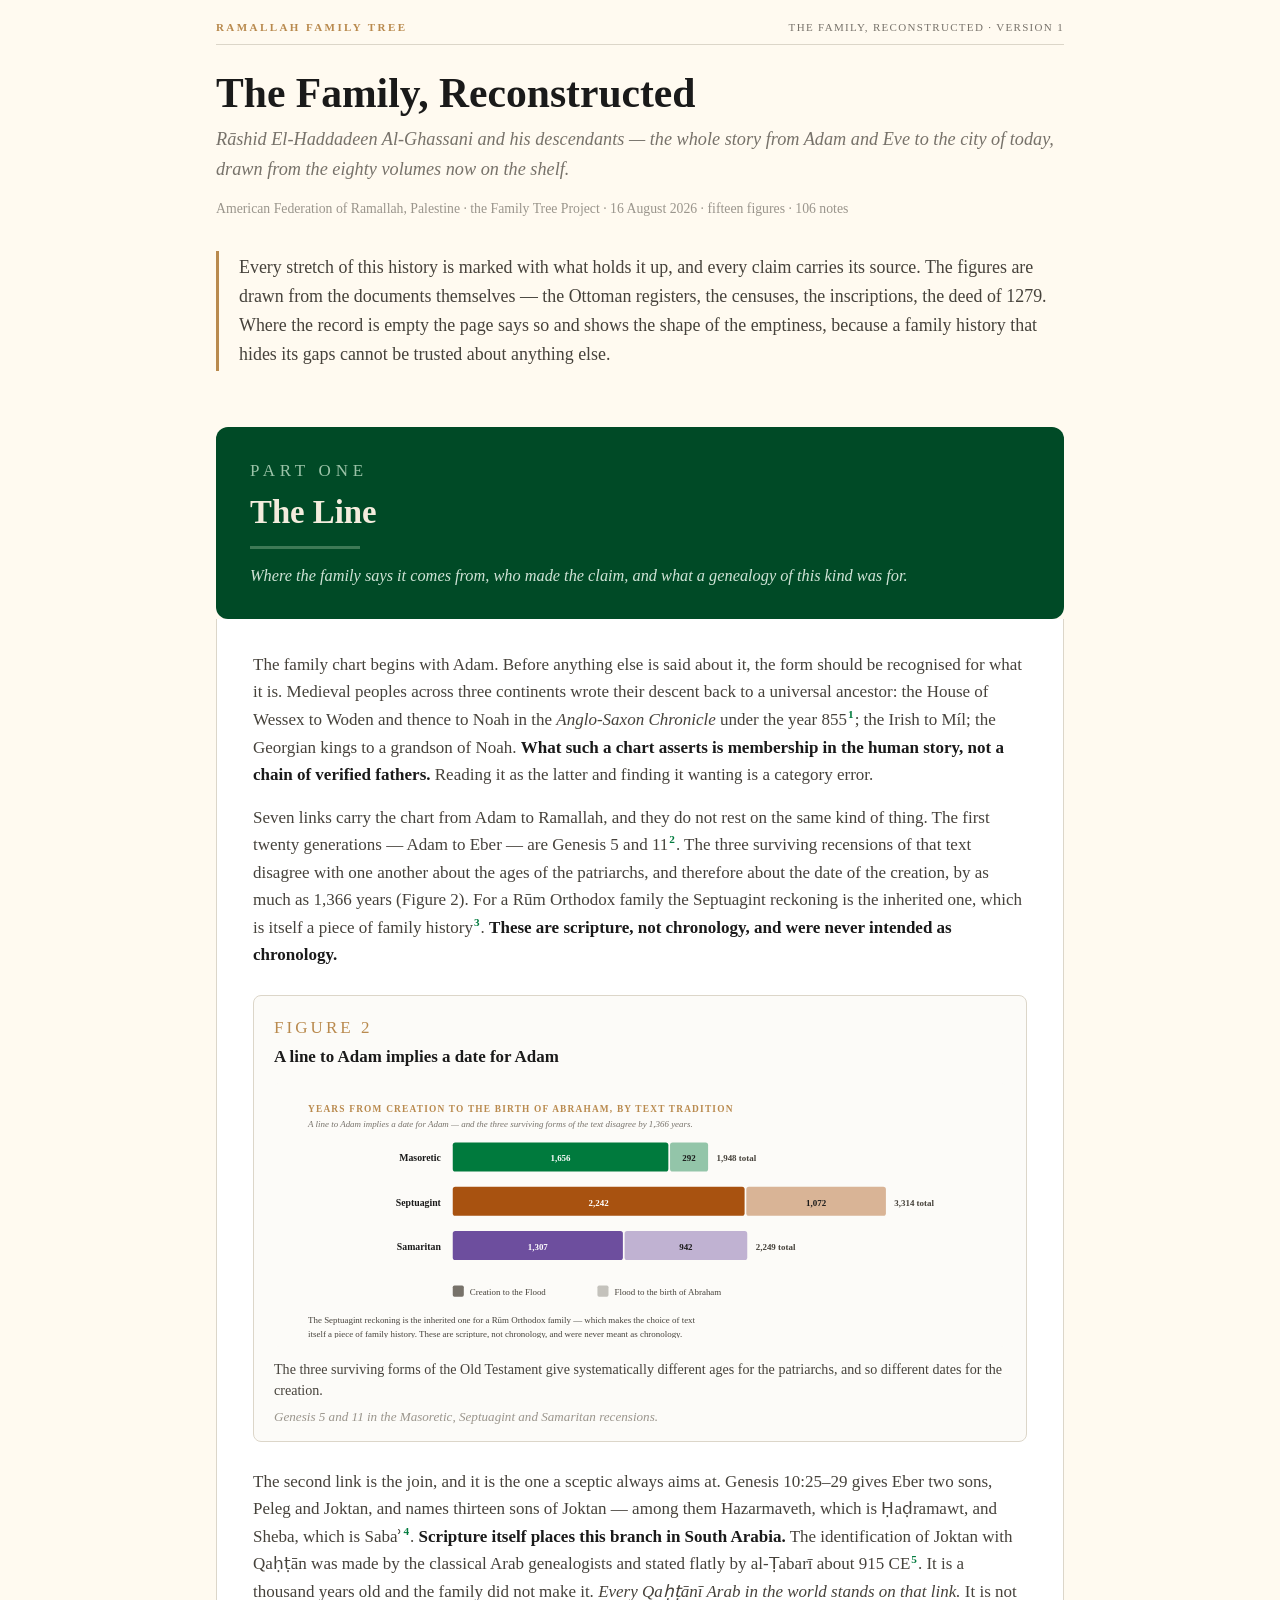
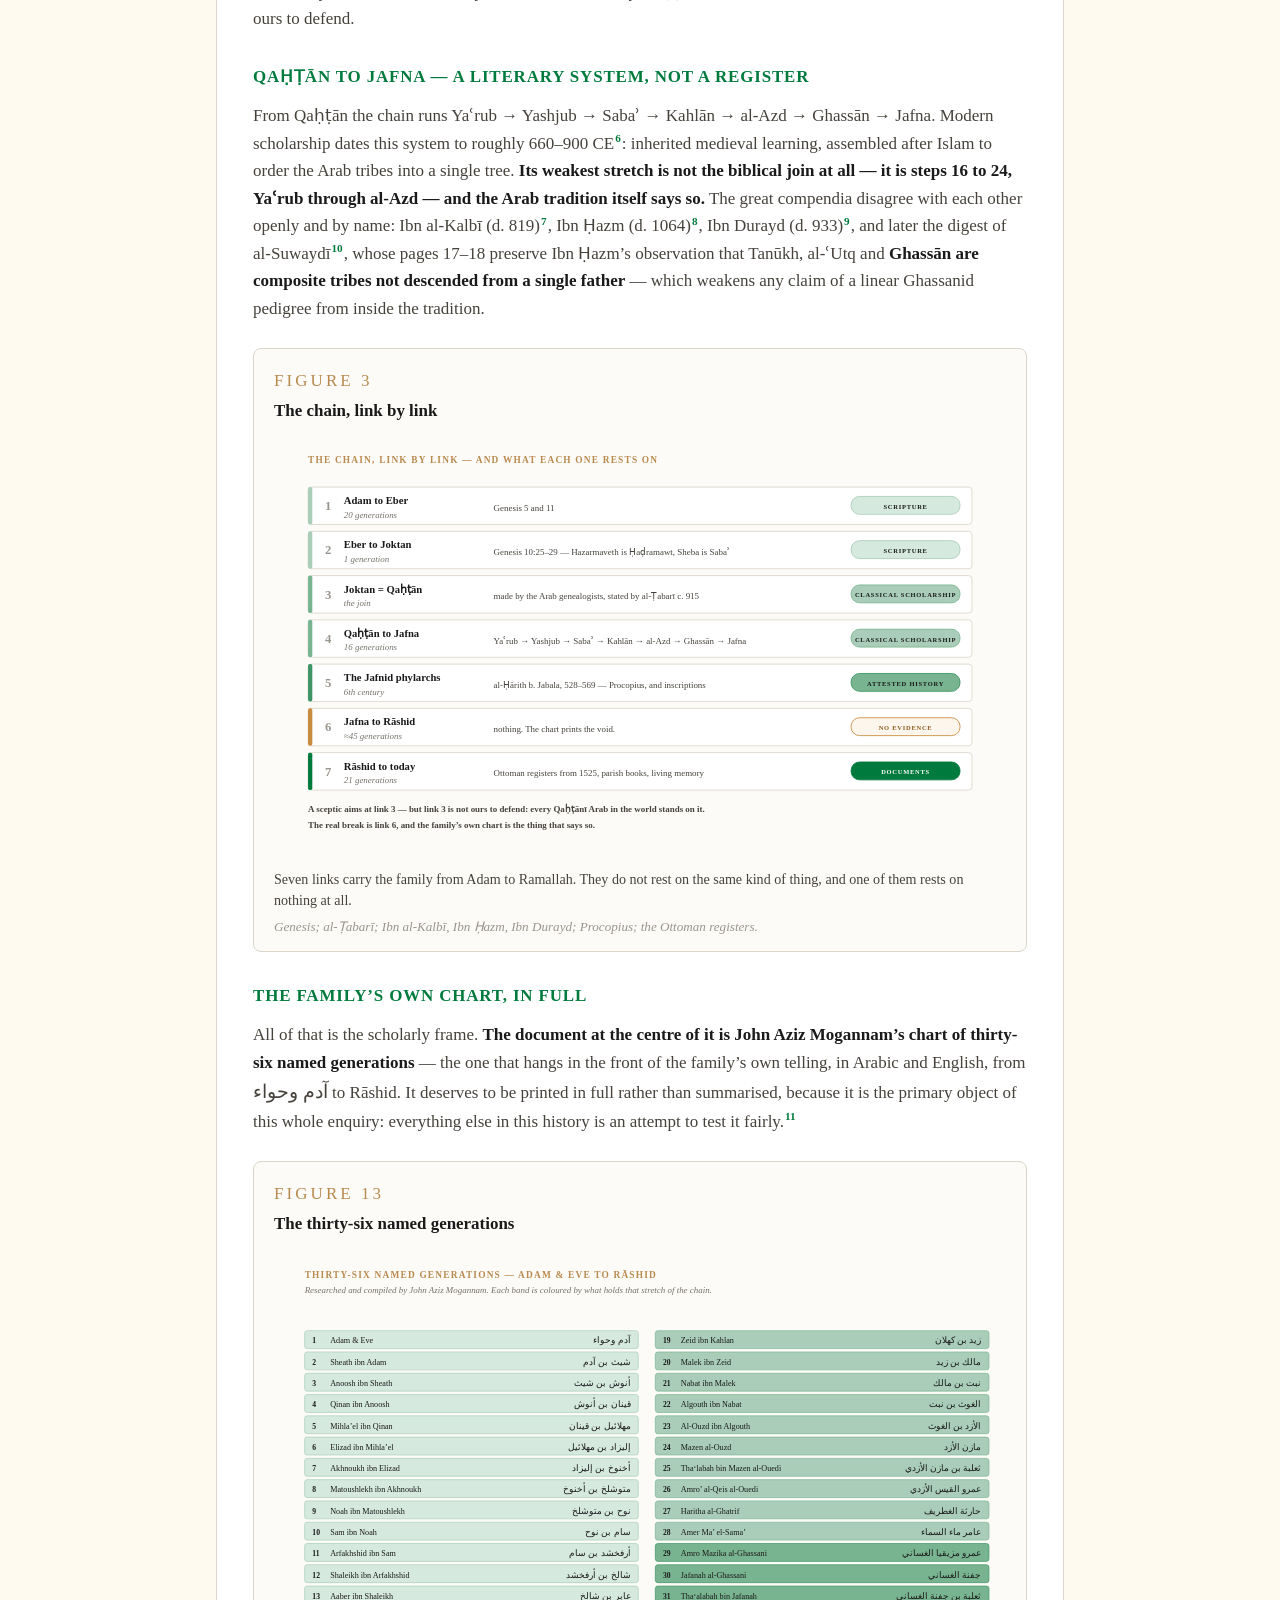
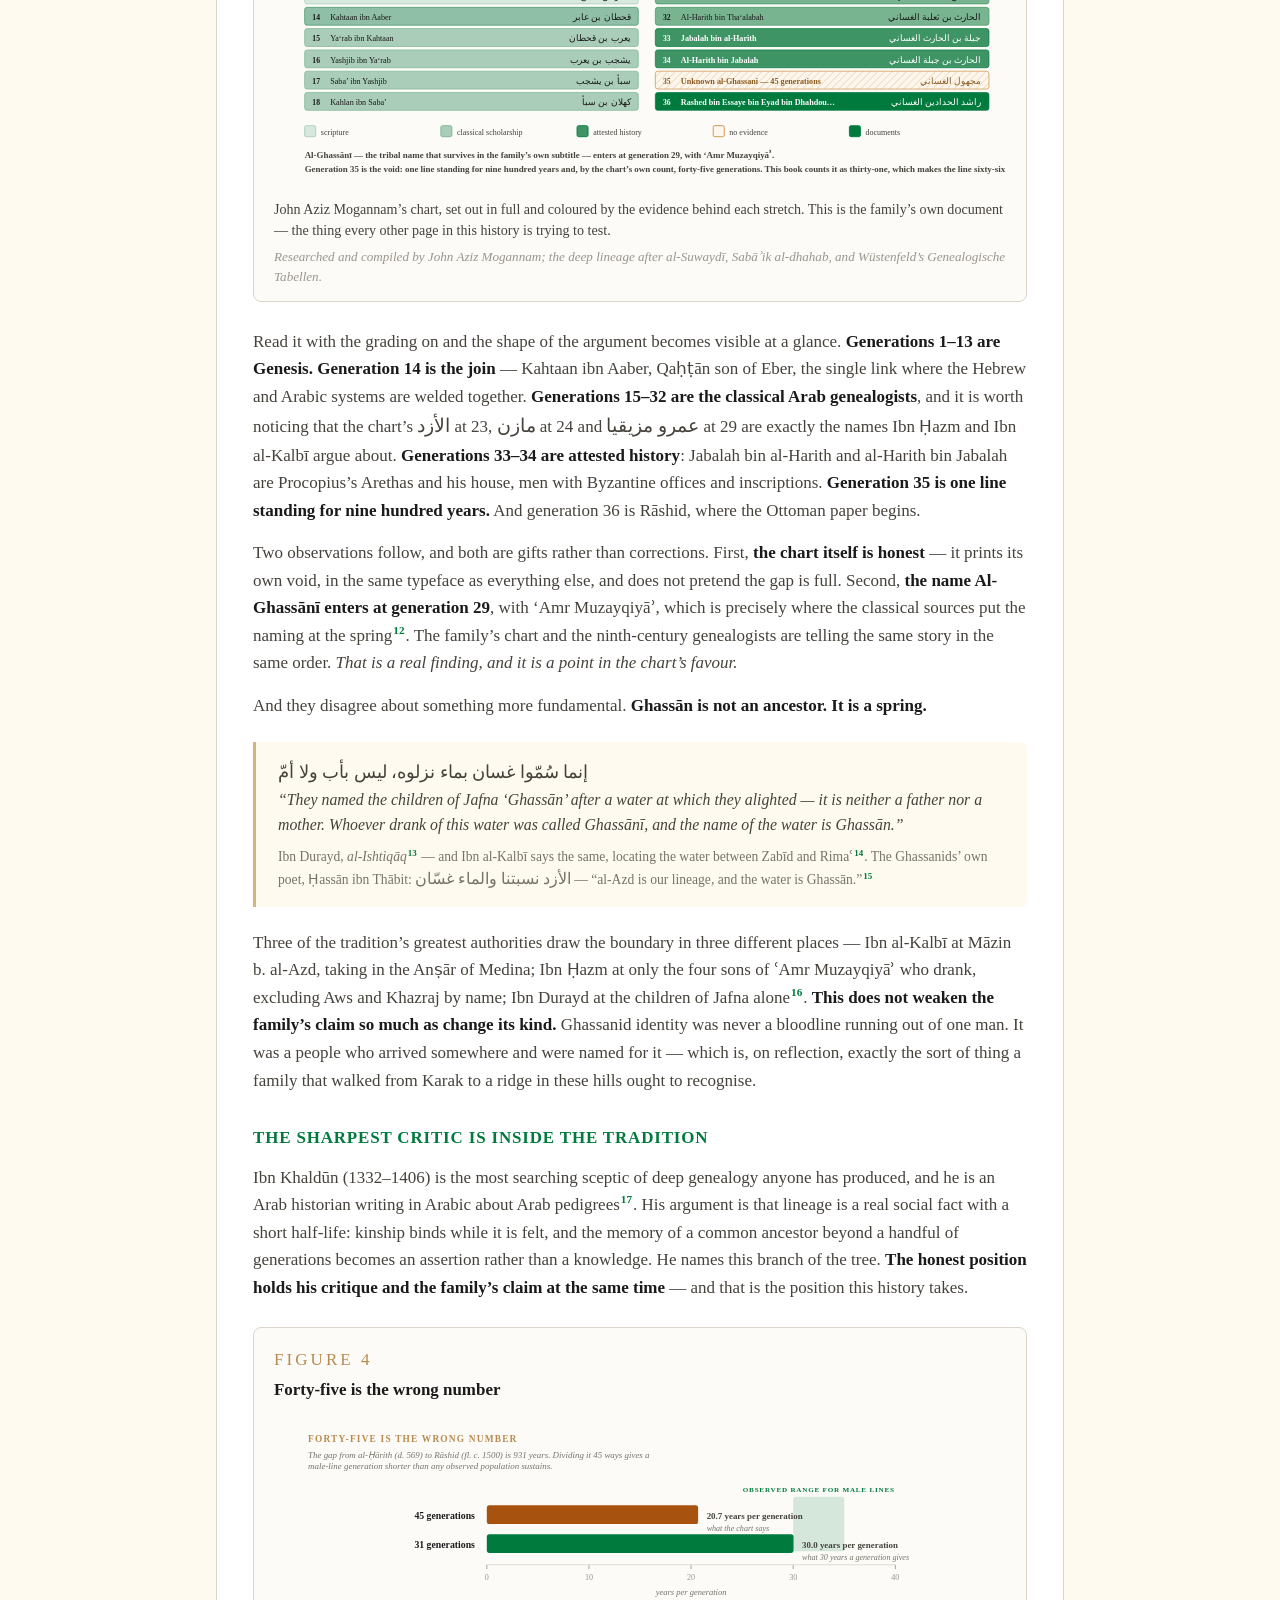
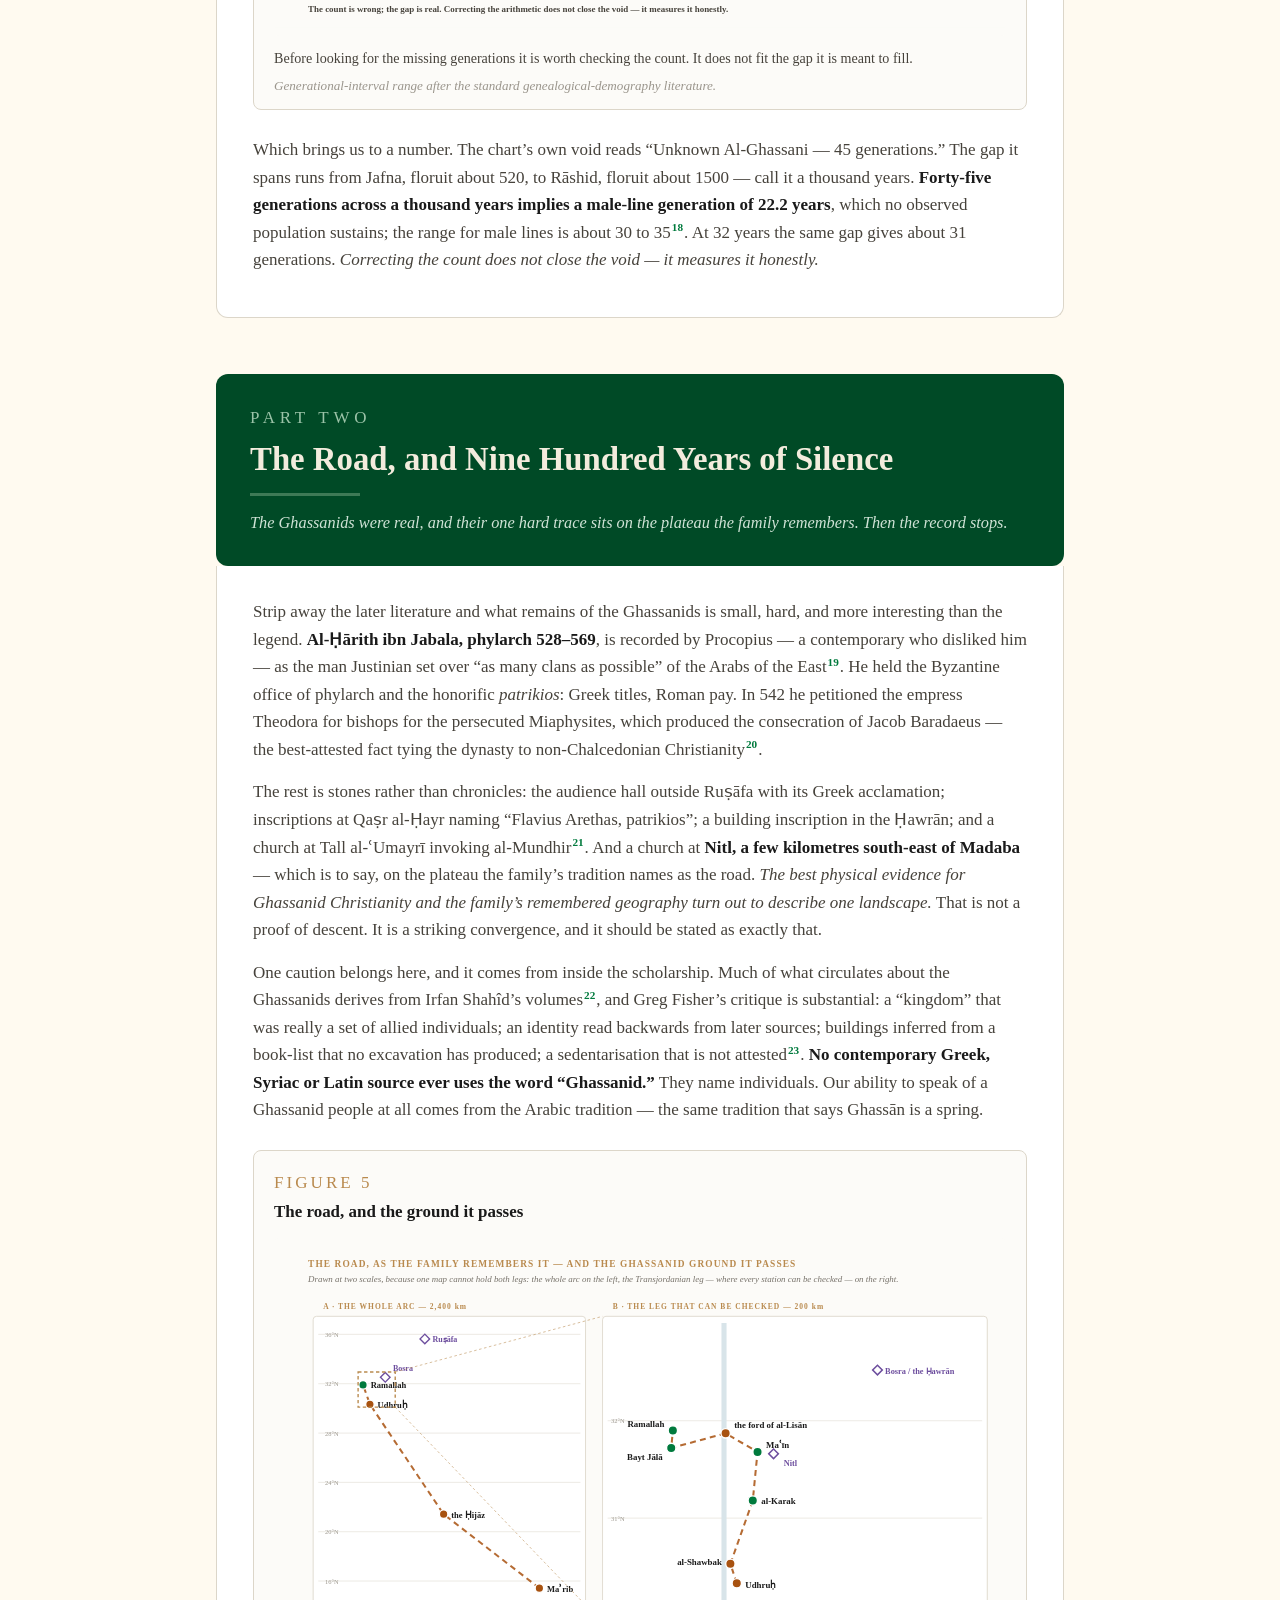
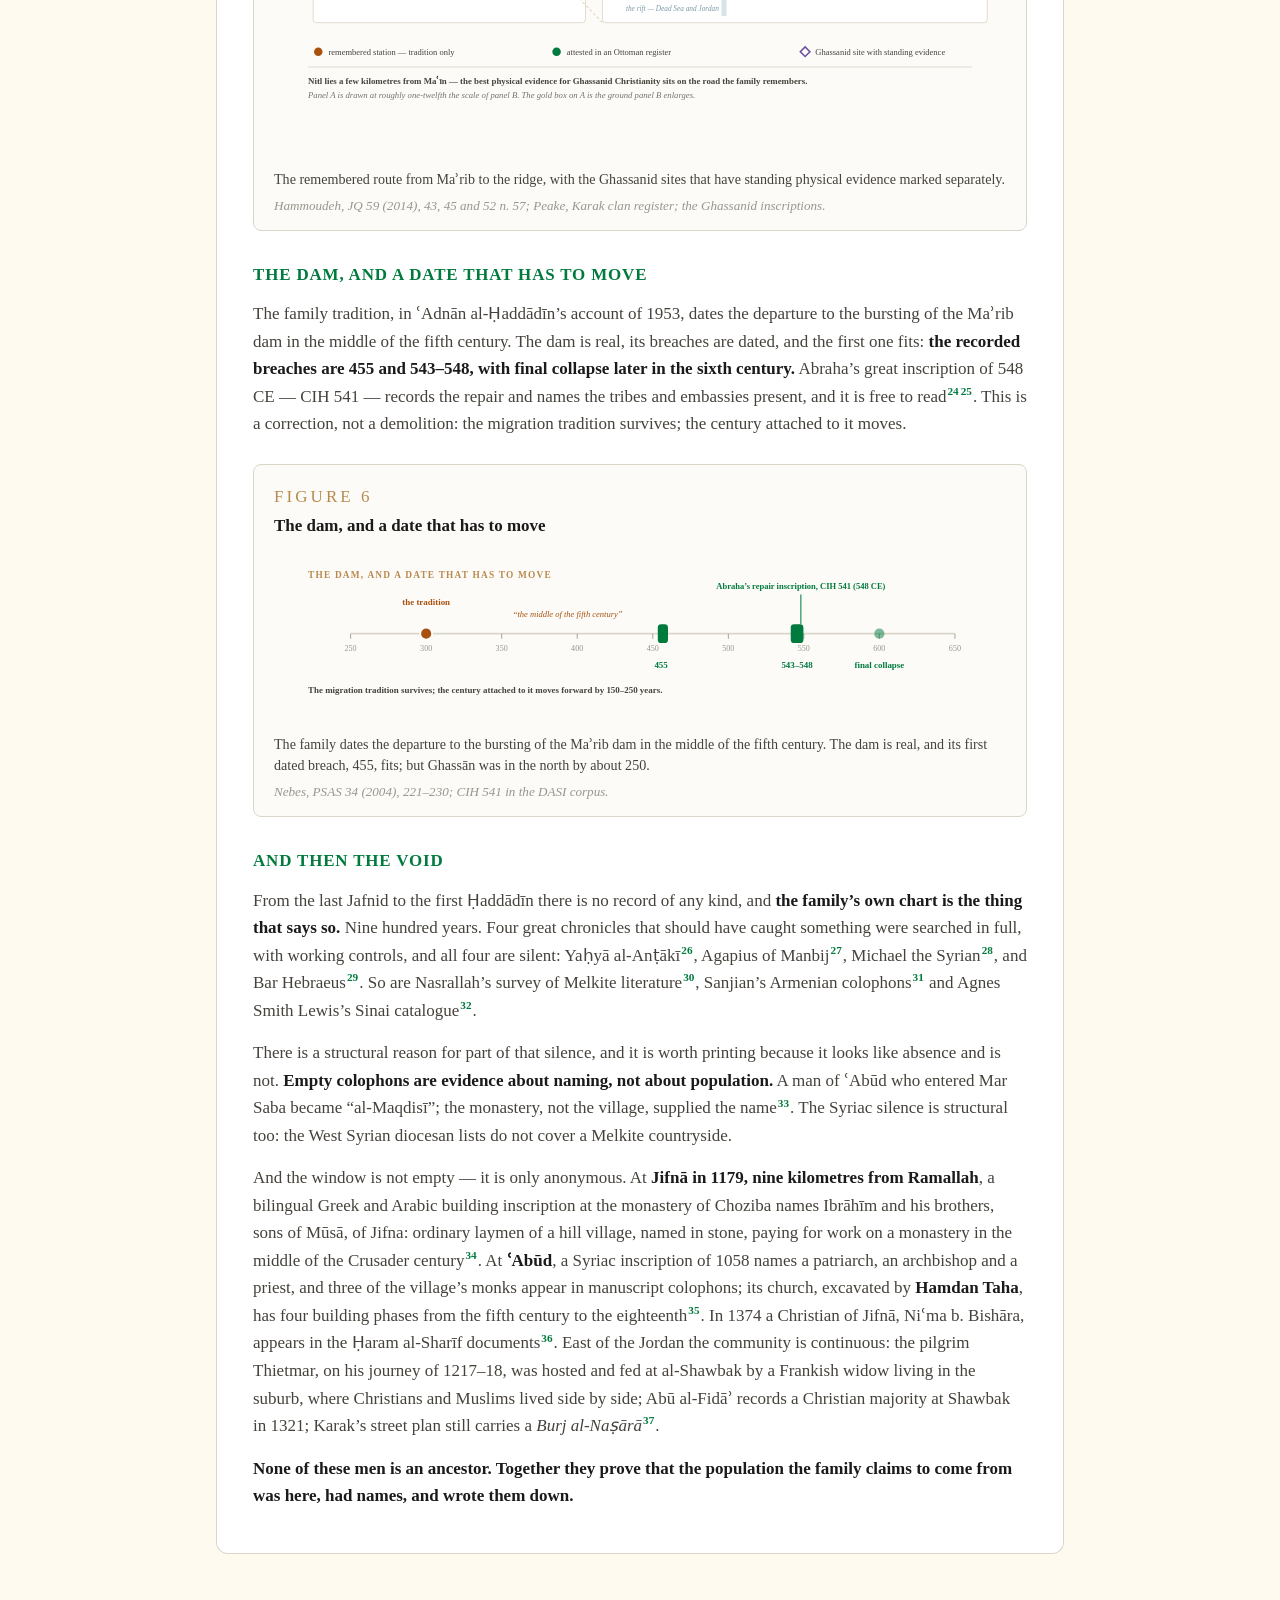
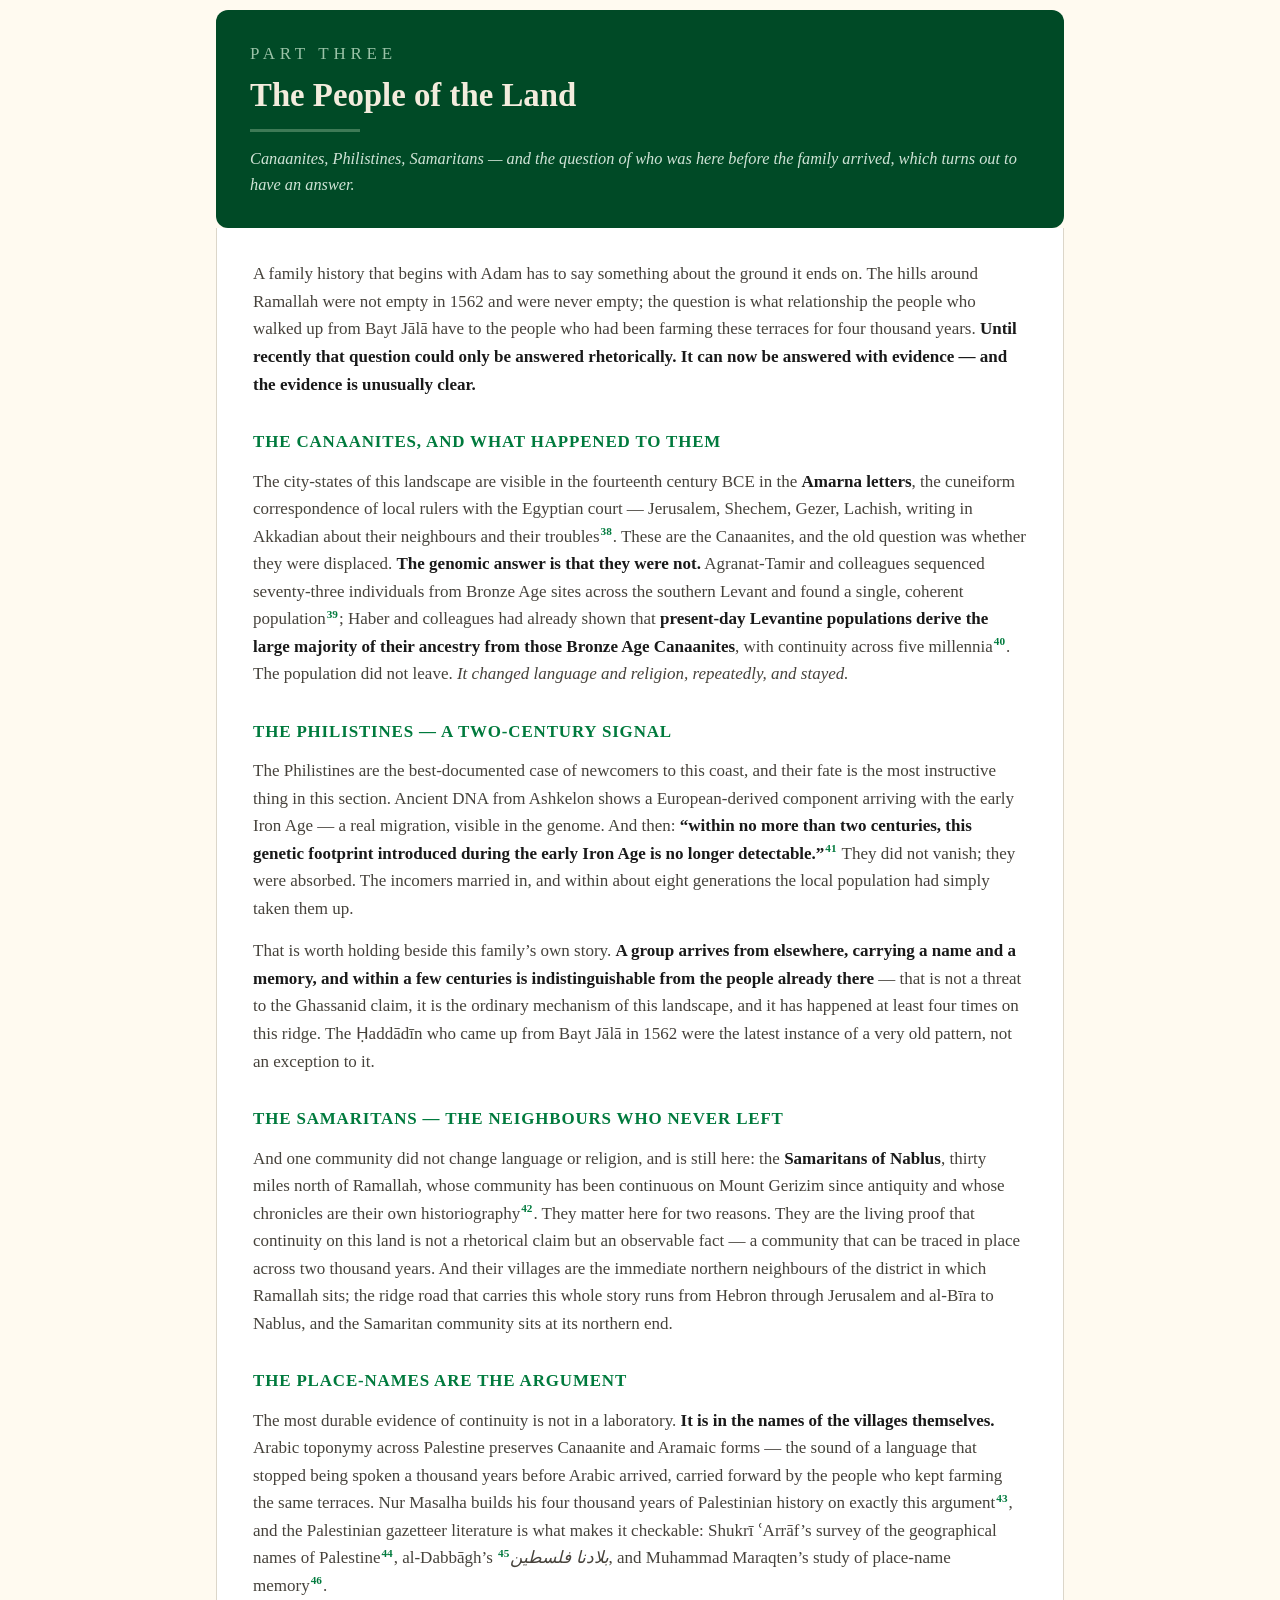
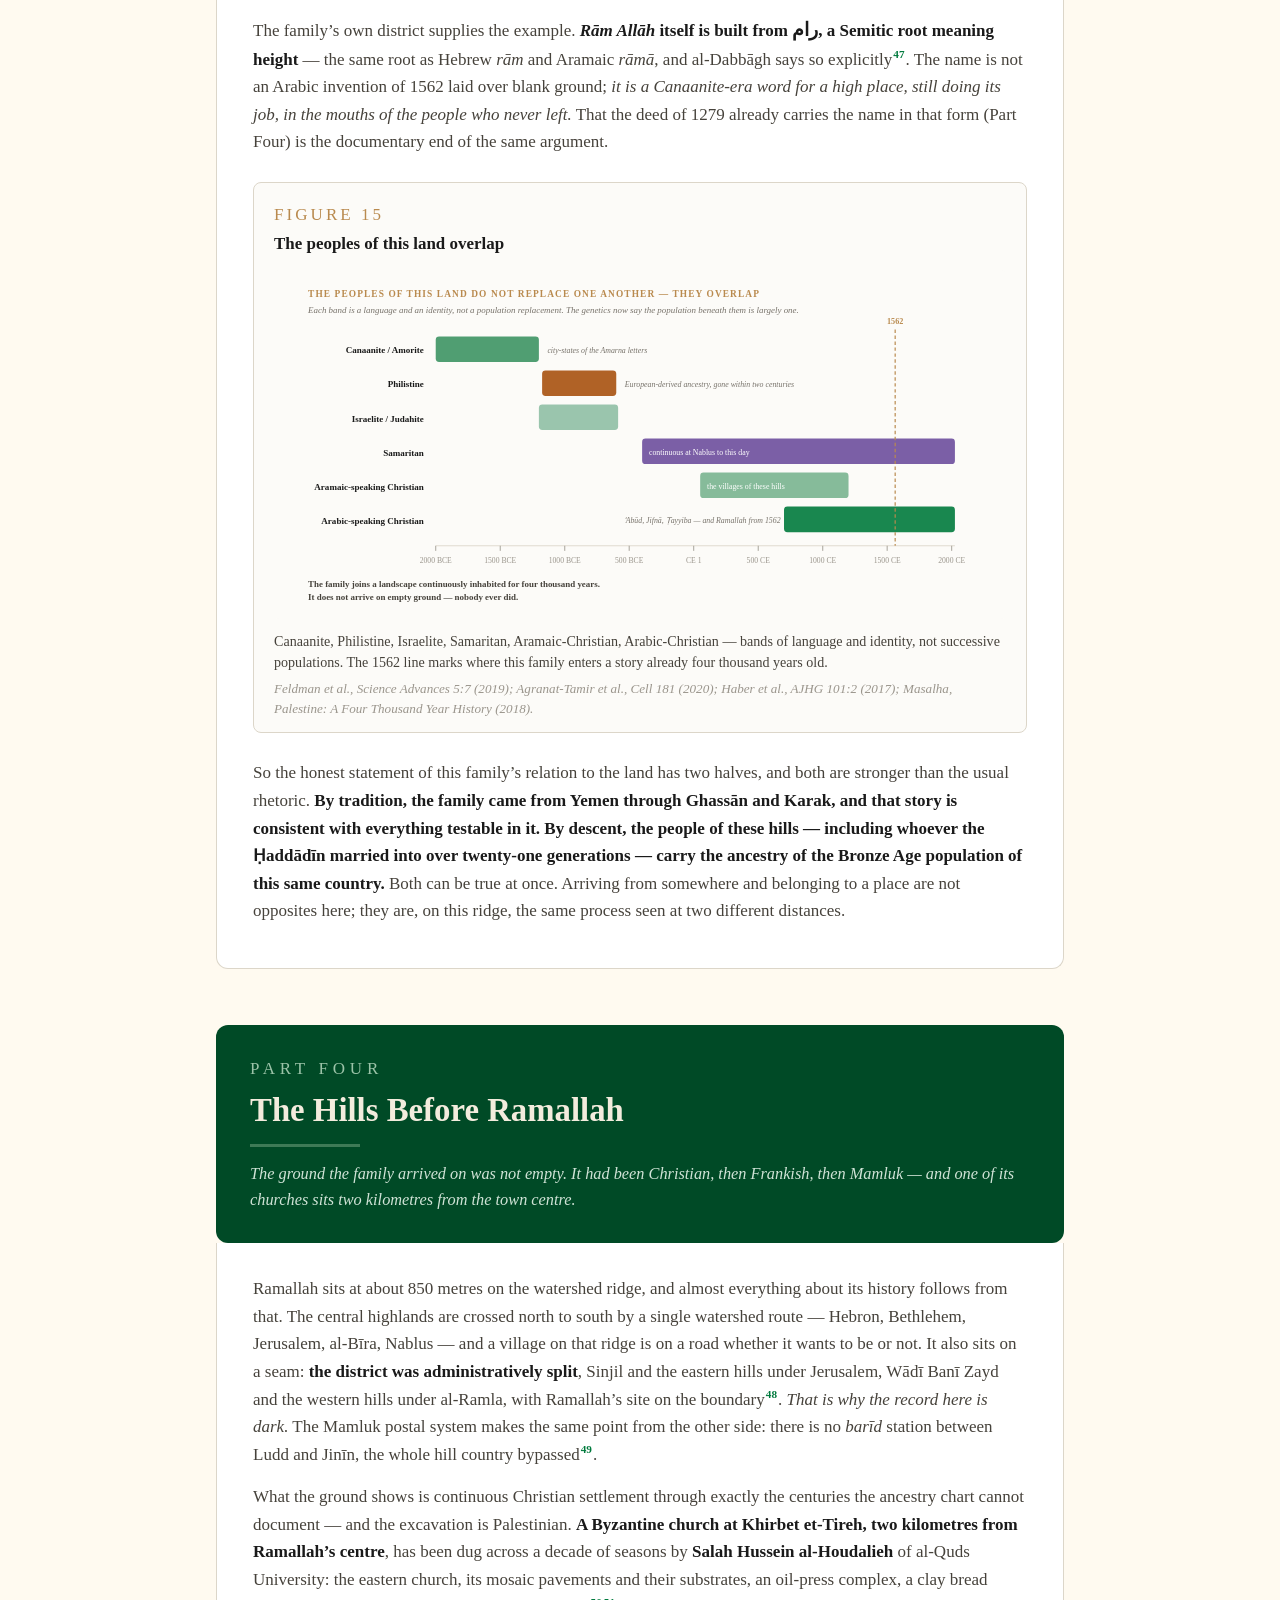
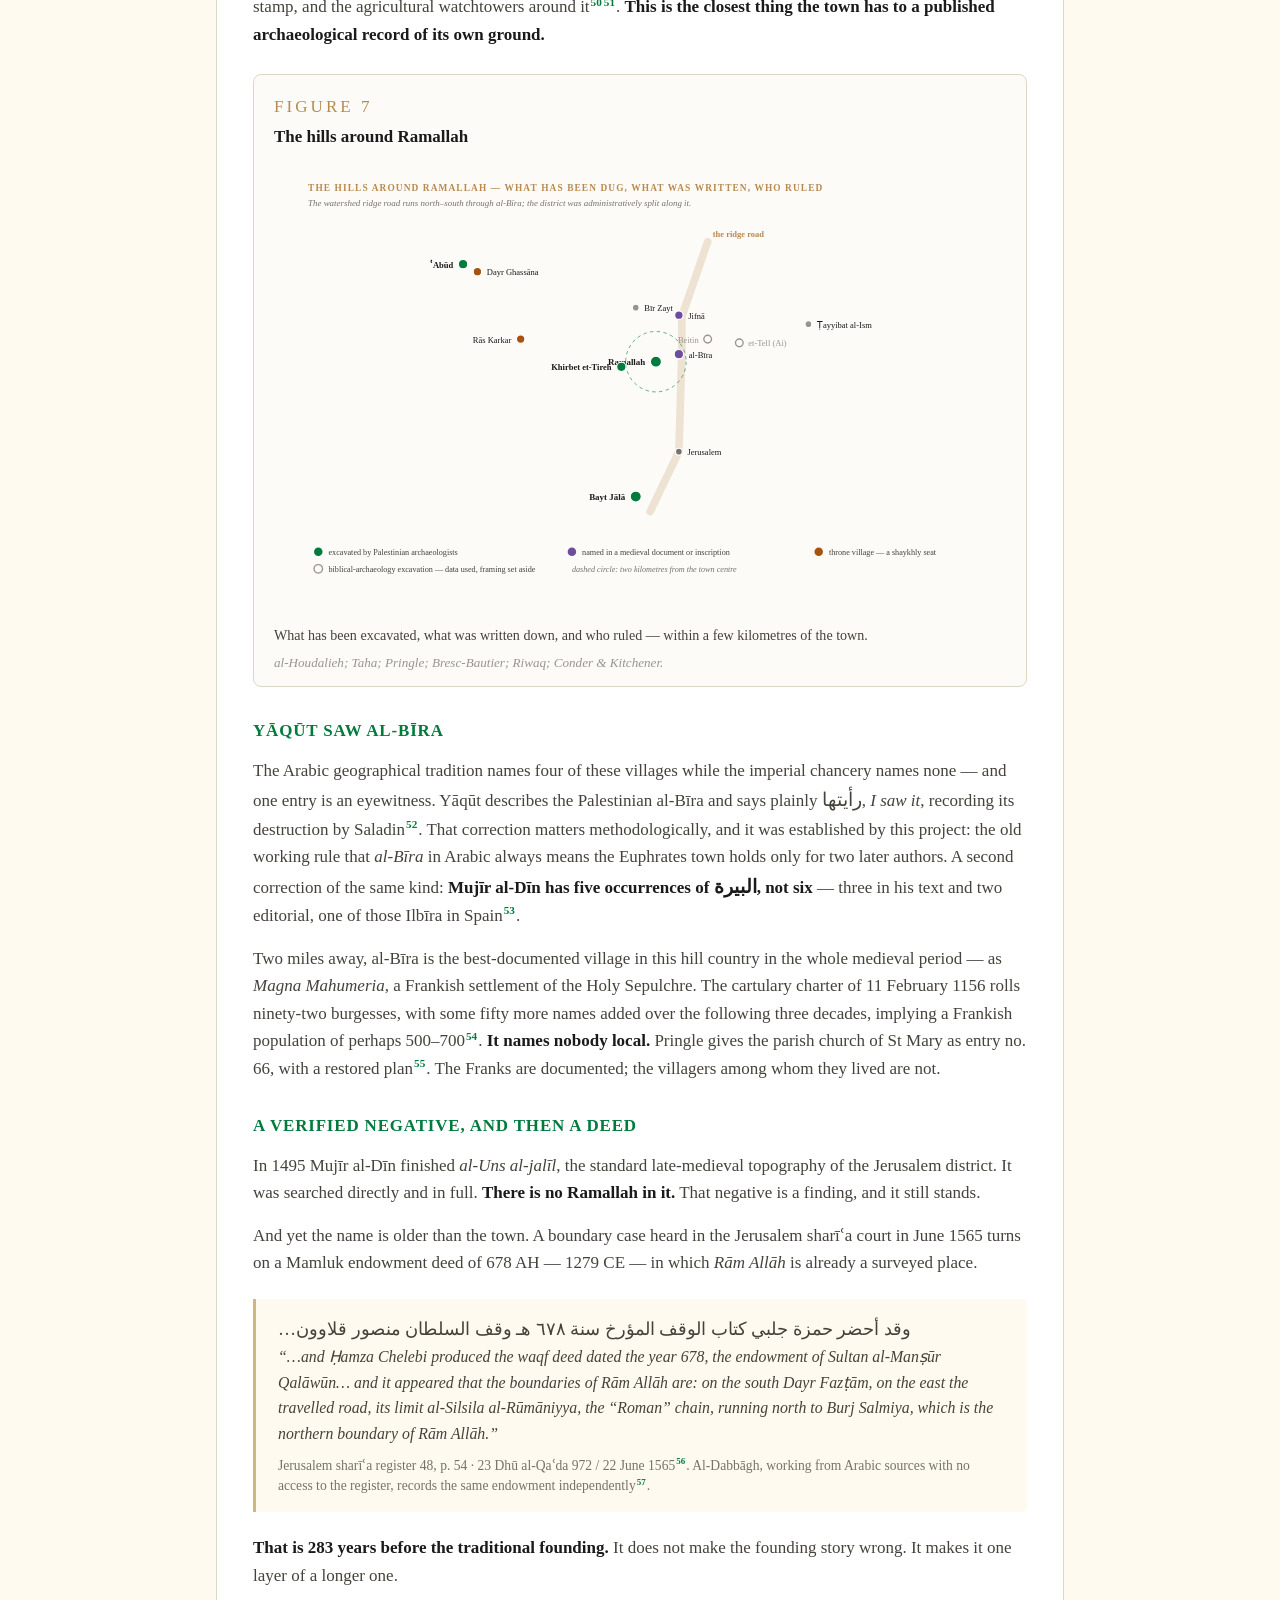
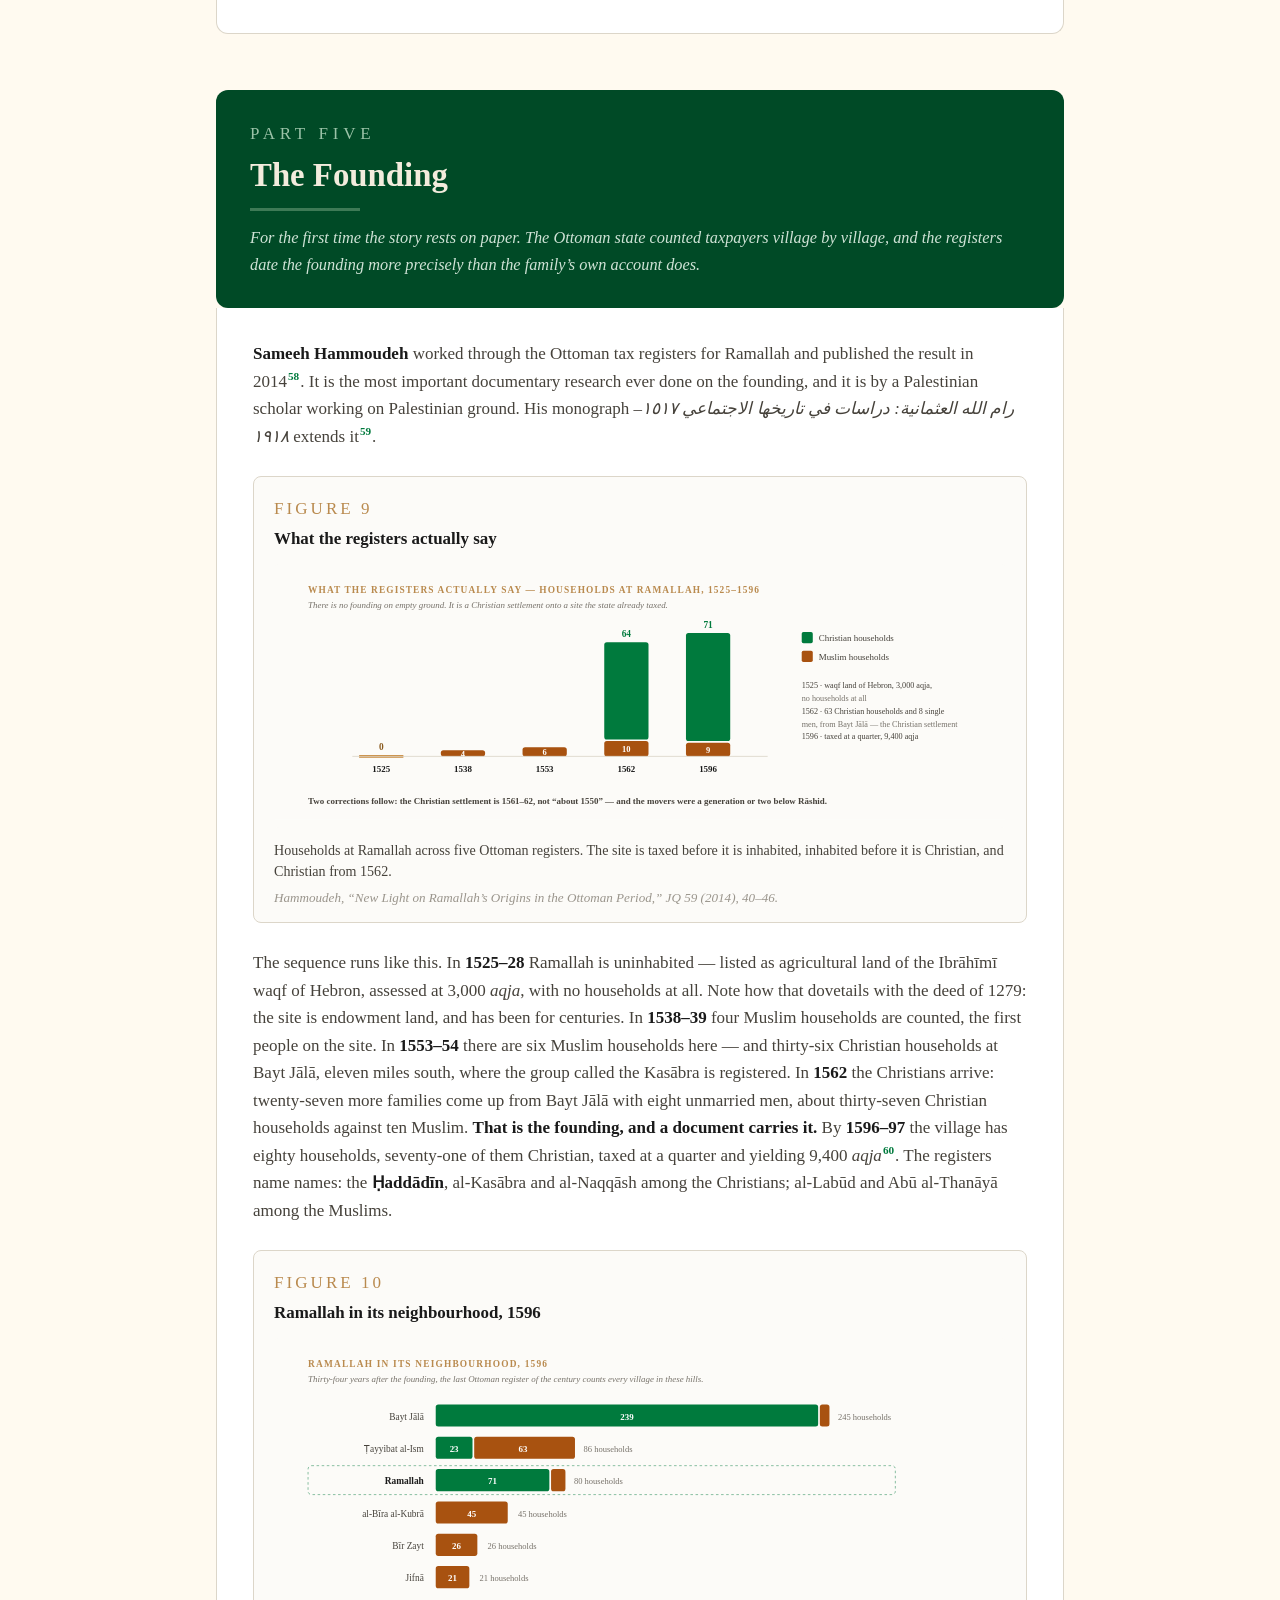
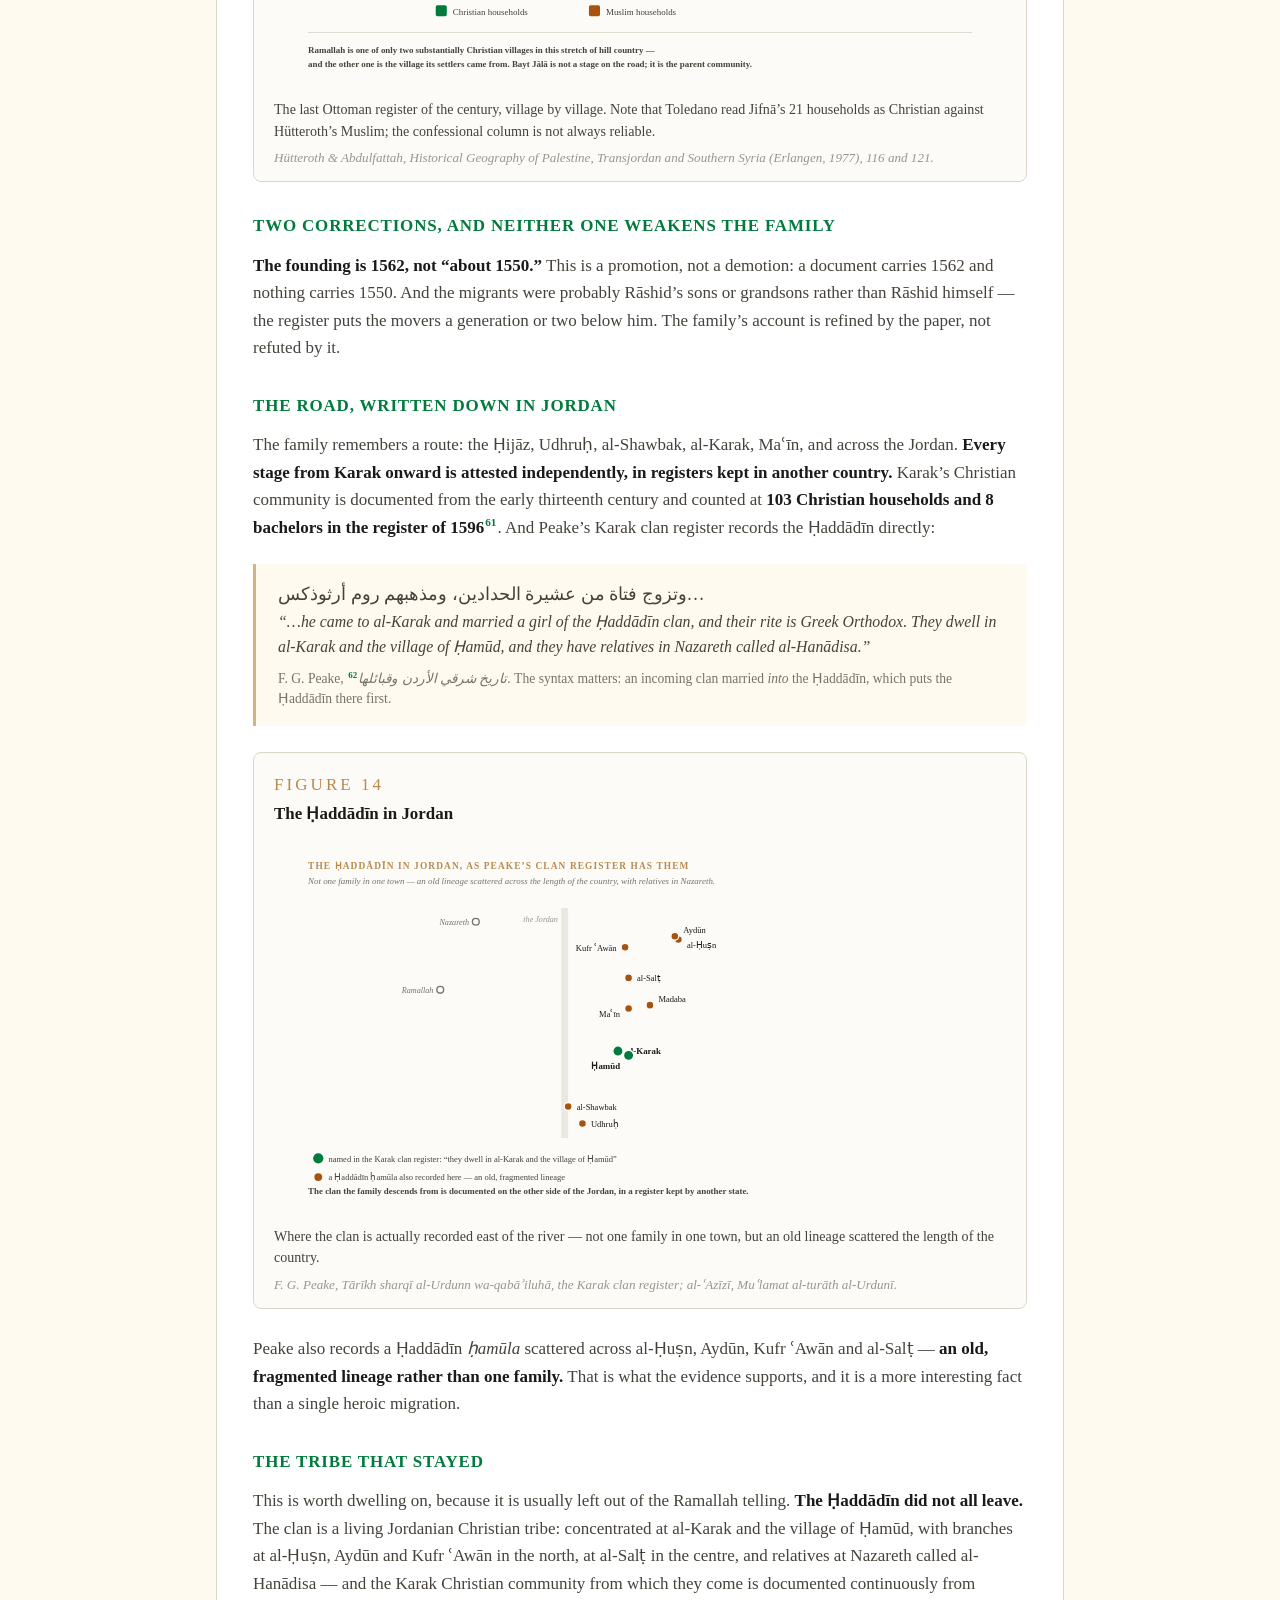
<file: out/The_Family_Reconstructed_v1.html>
<!doctype html>
<html lang="en"><head><meta charset="utf-8">
<meta name="viewport" content="width=device-width,initial-scale=1">
<title>The Family, Reconstructed — Ramallah from Adam to today</title>
<style>
:root{--gold:#B98A4E;--grey:#77726A;--folio:#9A958C;--ink:#1A1A1A;--body:#46423B;
 --rule:#DCD6C9;--green:#007A3D;--dark:#004A26;--lighttext:#F3ECDD;--cream:#FFFAF0;--tan:#D4B483}
*{box-sizing:border-box}
body{margin:0;background:var(--cream);color:var(--ink);
 font:17px/1.62 "Times New Roman",Times,"Liberation Serif",Georgia,serif}
.wrap{max-width:900px;margin:0 auto;padding:0 26px}
.mastrow{display:flex;justify-content:space-between;align-items:baseline;padding-top:20px;
 font:11px/1.4 "Times New Roman",Times,serif;letter-spacing:.22em;text-transform:uppercase}
.mastrow .l{color:var(--gold);font-weight:700}.mastrow .r{color:var(--grey);letter-spacing:.12em}
hr.rule{border:0;border-top:1px solid var(--rule);margin:9px 0 26px}
h1{font-size:2.6rem;line-height:1.1;margin:0 0 8px;font-weight:700}
.sub-t{color:var(--grey);font-style:italic;font-size:1.14rem;margin:0 0 14px}
.meta{color:var(--folio);font-size:.86rem;margin:0 0 30px}
.lede{font-size:1.12rem;border-left:3px solid var(--gold);padding:2px 0 2px 20px;margin:0 0 12px;color:var(--body)}
.part{background:var(--dark);color:var(--lighttext);border-radius:12px;padding:30px 34px;margin:56px 0 0}
.part .pn{font:700 .64rem/1.4 inherit;letter-spacing:.28em;color:#9BC3A8;text-transform:uppercase;display:block;margin-bottom:10px}
.part h2{font-size:2.05rem;margin:0;font-weight:700;line-height:1.14}
.part .pd{color:#CFE3D6;font-style:italic;margin:14px 0 0;font-size:1.02rem}
.part .pd::before{content:"";display:block;width:110px;border-top:3px solid #3E7A56;margin:0 0 14px}
.pbody{background:#fff;border:1px solid var(--rule);border-top:0;border-radius:0 0 12px 12px;padding:32px 36px 28px}
.pbody p{margin:0 0 15px;color:var(--body)}
.pbody p strong{color:var(--ink)}
h3.sub{font-size:1.06rem;margin:30px 0 12px;color:var(--green);font-weight:700;letter-spacing:.05em;text-transform:uppercase}
blockquote{margin:22px 0;padding:16px 22px;background:var(--cream);border-left:3px solid var(--tan);
 font-style:italic;color:var(--body);font-size:.99rem;border-radius:0 5px 5px 0}
blockquote .cite{display:block;font-style:normal;color:var(--grey);font-size:.85rem;margin-top:9px;line-height:1.5}
.ar{font-size:1.14em;direction:rtl;unicode-bidi:isolate;font-style:normal}
sup.cn{font-size:.66em;line-height:0}
sup.cn a{color:var(--green);text-decoration:none;font-weight:700;padding:0 1px}
sup.cn a:hover{text-decoration:underline}
figure{margin:26px 0;background:#FCFBF8;border:1px solid var(--rule);border-radius:8px;padding:18px 20px 14px}
.fignum{font:700 .68rem/1.4 inherit;letter-spacing:.18em;text-transform:uppercase;color:var(--gold)}
.figtitle{font-weight:700;font-size:1.06rem;margin:2px 0 12px;color:var(--ink)}
.figwrap{background:#FCFBF8;border-radius:5px;overflow:hidden}
figcaption{font-size:.88rem;color:var(--body);margin-top:12px;line-height:1.5}
figcaption .src{display:block;color:var(--folio);font-size:.82rem;font-style:italic;margin-top:6px}
.inlinefig{display:flex;gap:22px;align-items:flex-start;margin:26px 0;background:#FCFBF8;
 border:1px solid var(--rule);border-radius:8px;padding:18px 20px}
.inlinefig>svg,.inlinefig>*:first-child{flex:0 0 240px;max-width:240px}
.inlinecap{font-size:.88rem;color:var(--body);line-height:1.5}
.inlinecap .src{display:block;color:var(--folio);font-size:.82rem;font-style:italic;margin-top:6px}
ol.actions{margin:16px 0;padding-left:22px}
ol.actions li{margin-bottom:12px;color:var(--body)}
p.close{font-size:1.1rem;background:var(--cream);border-left:3px solid var(--gold);padding:16px 20px;border-radius:0 6px 6px 0}
.notes{background:#fff;border:1px solid var(--rule);border-radius:10px;padding:26px 30px;margin:56px 0 0}
.notes h2{font-size:1.4rem;margin:0 0 6px;border-bottom:2px solid var(--gold);padding-bottom:8px}
.notes p.intro{color:var(--grey);font-style:italic;font-size:.92rem;margin:10px 0 18px}
ol.notelist{margin:0;padding-left:0;list-style:none;counter-reset:n}
ol.notelist li{counter-increment:n;font-size:.87rem;color:var(--body);padding:7px 0 7px 34px;
 border-top:1px solid var(--rule);position:relative;line-height:1.5}
ol.notelist li::before{content:counter(n);position:absolute;left:0;top:7px;color:var(--green);
 font-weight:700;font-size:.8rem}
ol.notelist li:first-child{border-top:0}
ol.notelist code{font:11px/1.5 ui-monospace,SFMono-Regular,Menlo,monospace;color:#1e6b34;
 background:#F0F5F0;border-radius:3px;padding:1px 5px;word-break:break-all}
footer{margin:40px 0;color:var(--folio);font-size:.85rem;line-height:1.6}
@media print{body{background:#fff}.part{-webkit-print-color-adjust:exact;print-color-adjust:exact}}
@media(max-width:640px){.inlinefig{flex-direction:column}.wrap{padding:0 16px}}
</style></head><body><div class="wrap">
<div class="mastrow"><span class="l">Ramallah Family Tree</span>
<span class="r">The family, reconstructed &middot; version 1</span></div>
<hr class="rule">
<h1>The Family, Reconstructed</h1>
<p class="sub-t">Rāshid El-Haddadeen Al-Ghassani and his descendants — the whole story from Adam and
Eve to the city of today, drawn from the eighty volumes now on the shelf.</p>
<p class="meta">American Federation of Ramallah, Palestine &middot; the Family Tree Project &middot;
16 August 2026 &middot; fifteen figures &middot; 106 notes</p>
<p class="lede">Every stretch of this history is marked with what holds it up, and every claim carries
its source. The figures are drawn from the documents themselves — the Ottoman registers, the
censuses, the inscriptions, the deed of 1279. Where the record is empty the page says so and shows
the shape of the emptiness, because a family history that hides its gaps cannot be trusted about
anything else.</p>
<section><div class="part"><span class="pn">Part One</span><h2>The Line</h2><p class="pd">Where the family says it comes from, who made the claim, and what a genealogy of this kind was for.</p></div><div class="pbody">
<p>The family chart begins with Adam. Before anything else is said about it, the form should be
recognised for what it is. Medieval peoples across three continents wrote their descent back to a
universal ancestor: the House of Wessex to Woden and thence to Noah in the <em>Anglo-Saxon
Chronicle</em> under the year 855<sup class="cn"><a href="#n1" id="r1">1</a></sup>; the Irish to Míl; the Georgian
kings to a grandson of Noah. <strong>What such a chart asserts is membership in the human story,
not a chain of verified fathers.</strong> Reading it as the latter and finding it wanting is a
category error.</p>

<p>Seven links carry the chart from Adam to Ramallah, and they do not rest on the same kind of thing.
The first twenty generations — Adam to Eber — are Genesis 5 and 11<sup class="cn"><a href="#n2" id="r2">2</a></sup>. The three surviving
recensions of that text disagree with one another about the ages of the patriarchs, and therefore
about the date of the creation, by as much as 1,366 years (Figure 2). For a Rūm Orthodox family the
Septuagint reckoning is the inherited one, which is itself a piece of family history<sup class="cn"><a href="#n3" id="r3">3</a></sup>.
<strong>These are scripture, not chronology, and were never intended as chronology.</strong></p>
<figure><div class="fignum">Figure 2</div><div class="figtitle">A line to Adam implies a date for Adam</div><div class="figwrap"><svg viewBox="0 0 860 300" width="100%" role="img" aria-label="Years from creation to Abraham in three text traditions"><rect width="860" height="300" fill="#FCFBF8"/><text x="40.0" y="34.0" font-size="11" fill="#B98A4E" text-anchor="start" font-weight="700" font-style="normal" letter-spacing="1.4" font-family="Times New Roman, Times, serif">YEARS FROM CREATION TO THE BIRTH OF ABRAHAM, BY TEXT TRADITION</text><text x="40.0" y="52.0" font-size="10.5" fill="#77726A" text-anchor="start" font-weight="400" font-style="italic" letter-spacing="0" font-family="Times New Roman, Times, serif">A line to Adam implies a date for Adam — and the three surviving forms of the text disagree by 1,366 years.</text><text x="196.0" y="92.0" font-size="11.5" fill="#1A1A1A" text-anchor="end" font-weight="700" font-style="normal" letter-spacing="0" font-family="Times New Roman, Times, serif">Masoretic</text><rect x="210" y="70" width="253.3" height="34" fill="#007A3D" rx="3"/><rect x="465.3" y="70" width="44.7" height="34" fill="#007A3D" opacity=".42" rx="3"/><text x="336.6" y="92.0" font-size="10.5" fill="#FFFFFF" text-anchor="middle" font-weight="700" font-style="normal" letter-spacing="0" font-family="Times New Roman, Times, serif">1,656</text><text x="487.6" y="92.0" font-size="10.5" fill="#1A1A1A" text-anchor="middle" font-weight="700" font-style="normal" letter-spacing="0" font-family="Times New Roman, Times, serif">292</text><text x="519.9" y="92.0" font-size="10.5" fill="#46423B" text-anchor="start" font-weight="700" font-style="normal" letter-spacing="0" font-family="Times New Roman, Times, serif">1,948 total</text><text x="196.0" y="144.0" font-size="11.5" fill="#1A1A1A" text-anchor="end" font-weight="700" font-style="normal" letter-spacing="0" font-family="Times New Roman, Times, serif">Septuagint</text><rect x="210" y="122" width="342.9" height="34" fill="#A85210" rx="3"/><rect x="554.9" y="122" width="164.0" height="34" fill="#A85210" opacity=".42" rx="3"/><text x="381.4" y="144.0" font-size="10.5" fill="#FFFFFF" text-anchor="middle" font-weight="700" font-style="normal" letter-spacing="0" font-family="Times New Roman, Times, serif">2,242</text><text x="636.9" y="144.0" font-size="10.5" fill="#1A1A1A" text-anchor="middle" font-weight="700" font-style="normal" letter-spacing="0" font-family="Times New Roman, Times, serif">1,072</text><text x="728.8" y="144.0" font-size="10.5" fill="#46423B" text-anchor="start" font-weight="700" font-style="normal" letter-spacing="0" font-family="Times New Roman, Times, serif">3,314 total</text><text x="196.0" y="196.0" font-size="11.5" fill="#1A1A1A" text-anchor="end" font-weight="700" font-style="normal" letter-spacing="0" font-family="Times New Roman, Times, serif">Samaritan</text><rect x="210" y="174" width="199.9" height="34" fill="#6D4E9E" rx="3"/><rect x="411.9" y="174" width="144.1" height="34" fill="#6D4E9E" opacity=".42" rx="3"/><text x="309.9" y="196.0" font-size="10.5" fill="#FFFFFF" text-anchor="middle" font-weight="700" font-style="normal" letter-spacing="0" font-family="Times New Roman, Times, serif">1,307</text><text x="483.9" y="196.0" font-size="10.5" fill="#1A1A1A" text-anchor="middle" font-weight="700" font-style="normal" letter-spacing="0" font-family="Times New Roman, Times, serif">942</text><text x="566.0" y="196.0" font-size="10.5" fill="#46423B" text-anchor="start" font-weight="700" font-style="normal" letter-spacing="0" font-family="Times New Roman, Times, serif">2,249 total</text><rect x="210" y="238" width="13" height="13" fill="#77726A" rx="2"/><text x="230.0" y="249.0" font-size="10.5" fill="#46423B" text-anchor="start" font-weight="400" font-style="normal" letter-spacing="0" font-family="Times New Roman, Times, serif">Creation to the Flood</text><rect x="380" y="238" width="13" height="13" fill="#77726A" opacity=".42" rx="2"/><text x="400.0" y="249.0" font-size="10.5" fill="#46423B" text-anchor="start" font-weight="400" font-style="normal" letter-spacing="0" font-family="Times New Roman, Times, serif">Flood to the birth of Abraham</text><text x="40.0" y="282.0" font-size="10.5" fill="#46423B" text-anchor="start" font-weight="400" font-style="normal" letter-spacing="0" font-family="Times New Roman, Times, serif">The Septuagint reckoning is the inherited one for a Rūm Orthodox family — which makes the choice of text</text><text x="40.0" y="298.0" font-size="10.5" fill="#46423B" text-anchor="start" font-weight="400" font-style="normal" letter-spacing="0" font-family="Times New Roman, Times, serif">itself a piece of family history. These are scripture, not chronology, and were never meant as chronology.</text></svg></div><figcaption>The three surviving forms of the Old Testament give systematically different ages for the patriarchs, and so different dates for the creation.<span class="src">Genesis 5 and 11 in the Masoretic, Septuagint and Samaritan recensions.</span></figcaption></figure>
<p>The second link is the join, and it is the one a sceptic always aims at. Genesis 10:25–29 gives
Eber two sons, Peleg and Joktan, and names thirteen sons of Joktan — among them Hazarmaveth, which
is Ḥaḍramawt, and Sheba, which is Sabaʾ<sup class="cn"><a href="#n4" id="r4">4</a></sup>. <strong>Scripture itself places this branch in South
Arabia.</strong> The identification of Joktan with Qaḥṭān was made by the classical Arab genealogists
and stated flatly by al-Ṭabarī about 915 CE<sup class="cn"><a href="#n5" id="r5">5</a></sup>. It is a thousand years old and the family did not
make it. <em>Every Qaḥṭānī Arab in the world stands on that link.</em> It is not ours to defend.</p>

<h3 class="sub">Qaḥṭān to Jafna — a literary system, not a register</h3>

<p>From Qaḥṭān the chain runs Yaʿrub → Yashjub → Sabaʾ → Kahlān → al-Azd → Ghassān → Jafna.
Modern scholarship dates this system to roughly 660–900 CE<sup class="cn"><a href="#n6" id="r6">6</a></sup>: inherited medieval learning, assembled
after Islam to order the Arab tribes into a single tree. <strong>Its weakest stretch is not the
biblical join at all — it is steps 16 to 24, Yaʿrub through al-Azd — and the Arab tradition itself
says so.</strong> The great compendia disagree with each other openly and by name: Ibn al-Kalbī
(d. 819)<sup class="cn"><a href="#n7" id="r7">7</a></sup>, Ibn Ḥazm (d. 1064)<sup class="cn"><a href="#n8" id="r8">8</a></sup>, Ibn Durayd (d. 933)<sup class="cn"><a href="#n9" id="r9">9</a></sup>, and later
the digest of al-Suwaydī<sup class="cn"><a href="#n10" id="r10">10</a></sup>, whose pages 17–18 preserve Ibn Ḥazm’s observation that
Tanūkh, al-ʿUtq and <strong>Ghassān are composite tribes not descended from a single father</strong> —
which weakens any claim of a linear Ghassanid pedigree from inside the tradition.</p>
<figure><div class="fignum">Figure 3</div><div class="figtitle">The chain, link by link</div><div class="figwrap"><svg viewBox="0 0 860 484" width="100%" role="img" aria-label="The seven links of the chain and what each rests on"><rect width="860" height="484" fill="#FCFBF8"/><text x="40.0" y="32.0" font-size="11" fill="#B98A4E" text-anchor="start" font-weight="700" font-style="normal" letter-spacing="1.4" font-family="Times New Roman, Times, serif">THE CHAIN, LINK BY LINK — AND WHAT EACH ONE RESTS ON</text><rect x="40" y="60" width="780" height="44" fill="#FFFFFF" stroke="#DCD6C9" rx="4"/><rect x="40" y="60" width="5" height="44" fill="#A9CDB8" rx="2"/><text x="60.0" y="87.0" font-size="15" fill="#9A958C" text-anchor="start" font-weight="700" font-style="normal" letter-spacing="0" font-family="Times New Roman, Times, serif">1</text><text x="82.0" y="80.0" font-size="12.5" fill="#1A1A1A" text-anchor="start" font-weight="700" font-style="normal" letter-spacing="0" font-family="Times New Roman, Times, serif">Adam to Eber</text><text x="82.0" y="96.0" font-size="10.5" fill="#77726A" text-anchor="start" font-weight="400" font-style="italic" letter-spacing="0" font-family="Times New Roman, Times, serif">20 generations</text><text x="258.0" y="88.0" font-size="10.5" fill="#46423B" text-anchor="start" font-weight="400" font-style="normal" letter-spacing="0" font-family="Times New Roman, Times, serif">Genesis 5 and 11</text><rect x="678" y="71" width="128" height="21" fill="#D5E9DF" stroke="#A9CDB8" rx="10"/><text x="742.0" y="85.5" font-size="7.6" fill="#1A1A1A" text-anchor="middle" font-weight="700" font-style="normal" letter-spacing=".9" font-family="Times New Roman, Times, serif">SCRIPTURE</text><rect x="40" y="112" width="780" height="44" fill="#FFFFFF" stroke="#DCD6C9" rx="4"/><rect x="40" y="112" width="5" height="44" fill="#A9CDB8" rx="2"/><text x="60.0" y="139.0" font-size="15" fill="#9A958C" text-anchor="start" font-weight="700" font-style="normal" letter-spacing="0" font-family="Times New Roman, Times, serif">2</text><text x="82.0" y="132.0" font-size="12.5" fill="#1A1A1A" text-anchor="start" font-weight="700" font-style="normal" letter-spacing="0" font-family="Times New Roman, Times, serif">Eber to Joktan</text><text x="82.0" y="148.0" font-size="10.5" fill="#77726A" text-anchor="start" font-weight="400" font-style="italic" letter-spacing="0" font-family="Times New Roman, Times, serif">1 generation</text><text x="258.0" y="140.0" font-size="10.5" fill="#46423B" text-anchor="start" font-weight="400" font-style="normal" letter-spacing="0" font-family="Times New Roman, Times, serif">Genesis 10:25–29 — Hazarmaveth is Ḥaḍramawt, Sheba is Sabaʾ</text><rect x="678" y="123" width="128" height="21" fill="#D5E9DF" stroke="#A9CDB8" rx="10"/><text x="742.0" y="137.5" font-size="7.6" fill="#1A1A1A" text-anchor="middle" font-weight="700" font-style="normal" letter-spacing=".9" font-family="Times New Roman, Times, serif">SCRIPTURE</text><rect x="40" y="164" width="780" height="44" fill="#FFFFFF" stroke="#DCD6C9" rx="4"/><rect x="40" y="164" width="5" height="44" fill="#79B491" rx="2"/><text x="60.0" y="191.0" font-size="15" fill="#9A958C" text-anchor="start" font-weight="700" font-style="normal" letter-spacing="0" font-family="Times New Roman, Times, serif">3</text><text x="82.0" y="184.0" font-size="12.5" fill="#1A1A1A" text-anchor="start" font-weight="700" font-style="normal" letter-spacing="0" font-family="Times New Roman, Times, serif">Joktan = Qaḥṭān</text><text x="82.0" y="200.0" font-size="10.5" fill="#77726A" text-anchor="start" font-weight="400" font-style="italic" letter-spacing="0" font-family="Times New Roman, Times, serif">the join</text><text x="258.0" y="192.0" font-size="10.5" fill="#46423B" text-anchor="start" font-weight="400" font-style="normal" letter-spacing="0" font-family="Times New Roman, Times, serif">made by the Arab genealogists, stated by al-Ṭabarī c. 915</text><rect x="678" y="175" width="128" height="21" fill="#A9CDB8" stroke="#79B491" rx="10"/><text x="742.0" y="189.5" font-size="7.6" fill="#1A1A1A" text-anchor="middle" font-weight="700" font-style="normal" letter-spacing=".9" font-family="Times New Roman, Times, serif">CLASSICAL SCHOLARSHIP</text><rect x="40" y="216" width="780" height="44" fill="#FFFFFF" stroke="#DCD6C9" rx="4"/><rect x="40" y="216" width="5" height="44" fill="#79B491" rx="2"/><text x="60.0" y="243.0" font-size="15" fill="#9A958C" text-anchor="start" font-weight="700" font-style="normal" letter-spacing="0" font-family="Times New Roman, Times, serif">4</text><text x="82.0" y="236.0" font-size="12.5" fill="#1A1A1A" text-anchor="start" font-weight="700" font-style="normal" letter-spacing="0" font-family="Times New Roman, Times, serif">Qaḥṭān to Jafna</text><text x="82.0" y="252.0" font-size="10.5" fill="#77726A" text-anchor="start" font-weight="400" font-style="italic" letter-spacing="0" font-family="Times New Roman, Times, serif">16 generations</text><text x="258.0" y="244.0" font-size="10.5" fill="#46423B" text-anchor="start" font-weight="400" font-style="normal" letter-spacing="0" font-family="Times New Roman, Times, serif">Yaʿrub → Yashjub → Sabaʾ → Kahlān → al-Azd → Ghassān → Jafna</text><rect x="678" y="227" width="128" height="21" fill="#A9CDB8" stroke="#79B491" rx="10"/><text x="742.0" y="241.5" font-size="7.6" fill="#1A1A1A" text-anchor="middle" font-weight="700" font-style="normal" letter-spacing=".9" font-family="Times New Roman, Times, serif">CLASSICAL SCHOLARSHIP</text><rect x="40" y="268" width="780" height="44" fill="#FFFFFF" stroke="#DCD6C9" rx="4"/><rect x="40" y="268" width="5" height="44" fill="#3E9464" rx="2"/><text x="60.0" y="295.0" font-size="15" fill="#9A958C" text-anchor="start" font-weight="700" font-style="normal" letter-spacing="0" font-family="Times New Roman, Times, serif">5</text><text x="82.0" y="288.0" font-size="12.5" fill="#1A1A1A" text-anchor="start" font-weight="700" font-style="normal" letter-spacing="0" font-family="Times New Roman, Times, serif">The Jafnid phylarchs</text><text x="82.0" y="304.0" font-size="10.5" fill="#77726A" text-anchor="start" font-weight="400" font-style="italic" letter-spacing="0" font-family="Times New Roman, Times, serif">6th century</text><text x="258.0" y="296.0" font-size="10.5" fill="#46423B" text-anchor="start" font-weight="400" font-style="normal" letter-spacing="0" font-family="Times New Roman, Times, serif">al-Ḥārith b. Jabala, 528–569 — Procopius, and inscriptions</text><rect x="678" y="279" width="128" height="21" fill="#79B491" stroke="#3E9464" rx="10"/><text x="742.0" y="293.5" font-size="7.6" fill="#1A1A1A" text-anchor="middle" font-weight="700" font-style="normal" letter-spacing=".9" font-family="Times New Roman, Times, serif">ATTESTED HISTORY</text><rect x="40" y="320" width="780" height="44" fill="#FFFFFF" stroke="#DCD6C9" rx="4"/><rect x="40" y="320" width="5" height="44" fill="#C98B3F" rx="2"/><text x="60.0" y="347.0" font-size="15" fill="#9A958C" text-anchor="start" font-weight="700" font-style="normal" letter-spacing="0" font-family="Times New Roman, Times, serif">6</text><text x="82.0" y="340.0" font-size="12.5" fill="#1A1A1A" text-anchor="start" font-weight="700" font-style="normal" letter-spacing="0" font-family="Times New Roman, Times, serif">Jafna to Rāshid</text><text x="82.0" y="356.0" font-size="10.5" fill="#77726A" text-anchor="start" font-weight="400" font-style="italic" letter-spacing="0" font-family="Times New Roman, Times, serif">≈45 generations</text><text x="258.0" y="348.0" font-size="10.5" fill="#46423B" text-anchor="start" font-weight="400" font-style="normal" letter-spacing="0" font-family="Times New Roman, Times, serif">nothing. The chart prints the void.</text><rect x="678" y="331" width="128" height="21" fill="#FDF6EC" stroke="#C98B3F" rx="10"/><text x="742.0" y="345.5" font-size="7.6" fill="#8A5A1E" text-anchor="middle" font-weight="700" font-style="normal" letter-spacing=".9" font-family="Times New Roman, Times, serif">NO EVIDENCE</text><rect x="40" y="372" width="780" height="44" fill="#FFFFFF" stroke="#DCD6C9" rx="4"/><rect x="40" y="372" width="5" height="44" fill="#007A3D" rx="2"/><text x="60.0" y="399.0" font-size="15" fill="#9A958C" text-anchor="start" font-weight="700" font-style="normal" letter-spacing="0" font-family="Times New Roman, Times, serif">7</text><text x="82.0" y="392.0" font-size="12.5" fill="#1A1A1A" text-anchor="start" font-weight="700" font-style="normal" letter-spacing="0" font-family="Times New Roman, Times, serif">Rāshid to today</text><text x="82.0" y="408.0" font-size="10.5" fill="#77726A" text-anchor="start" font-weight="400" font-style="italic" letter-spacing="0" font-family="Times New Roman, Times, serif">21 generations</text><text x="258.0" y="400.0" font-size="10.5" fill="#46423B" text-anchor="start" font-weight="400" font-style="normal" letter-spacing="0" font-family="Times New Roman, Times, serif">Ottoman registers from 1525, parish books, living memory</text><rect x="678" y="383" width="128" height="21" fill="#007A3D" stroke="#007A3D" rx="10"/><text x="742.0" y="397.5" font-size="7.6" fill="#FFFFFF" text-anchor="middle" font-weight="700" font-style="normal" letter-spacing=".9" font-family="Times New Roman, Times, serif">DOCUMENTS</text><text x="40.0" y="442.0" font-size="10.5" fill="#46423B" text-anchor="start" font-weight="700" font-style="normal" letter-spacing="0" font-family="Times New Roman, Times, serif">A sceptic aims at link 3 — but link 3 is not ours to defend: every Qaḥṭānī Arab in the world stands on it.</text><text x="40.0" y="460.0" font-size="10.5" fill="#46423B" text-anchor="start" font-weight="700" font-style="normal" letter-spacing="0" font-family="Times New Roman, Times, serif">The real break is link 6, and the family’s own chart is the thing that says so.</text></svg></div><figcaption>Seven links carry the family from Adam to Ramallah. They do not rest on the same kind of thing, and one of them rests on nothing at all.<span class="src">Genesis; al-Ṭabarī; Ibn al-Kalbī, Ibn Ḥazm, Ibn Durayd; Procopius; the Ottoman registers.</span></figcaption></figure>
<h3 class="sub">The family’s own chart, in full</h3>

<p>All of that is the scholarly frame. <strong>The document at the centre of it is John Aziz
Mogannam’s chart of thirty-six named generations</strong> — the one that hangs in the front of the
family’s own telling, in Arabic and English, from <span class="ar">آدم وحواء</span> to Rāshid. It
deserves to be printed in full rather than summarised, because it is the primary object of this whole
enquiry: everything else in this history is an attempt to test it fairly.<sup class="cn"><a href="#n11" id="r11">11</a></sup></p>
<figure><div class="fignum">Figure 13</div><div class="figtitle">The thirty-six named generations</div><div class="figwrap"><svg viewBox="0 0 860 622" width="100%" role="img" aria-label="The thirty-six named generations from Adam and Eve to Rashed"><rect width="860" height="622" fill="#FCFBF8"/><text x="36.0" y="34.0" font-size="11" fill="#B98A4E" text-anchor="start" font-weight="700" font-style="normal" letter-spacing="1.4" font-family="Times New Roman, Times, serif">THIRTY-SIX NAMED GENERATIONS — ADAM &amp; EVE TO RĀSHID</text><text x="36.0" y="52.0" font-size="10.5" fill="#77726A" text-anchor="start" font-weight="400" font-style="italic" letter-spacing="0" font-family="Times New Roman, Times, serif">Researched and compiled by John Aziz Mogannam. Each band is coloured by what holds that stretch of the chain.</text><rect x="36" y="96" width="392" height="21" fill="#D5E9DF" stroke="#A9CDB8" stroke-width=".8" rx="3"/><text x="45.0" y="111.0" font-size="9" fill="#1A1A1A" text-anchor="start" font-weight="700" font-style="normal" letter-spacing="0" font-family="Times New Roman, Times, serif">1</text><text x="66.0" y="111.0" font-size="9.6" fill="#1A1A1A" text-anchor="start" font-weight="400" font-style="normal" letter-spacing="0" font-family="Times New Roman, Times, serif">Adam &amp; Eve</text><text x="419" y="111" font-size="10.5" fill="#1A1A1A" text-anchor="end" font-family="Times New Roman, Times, serif" xml:lang="ar">آدم وحواء</text><rect x="36" y="121" width="392" height="21" fill="#D5E9DF" stroke="#A9CDB8" stroke-width=".8" rx="3"/><text x="45.0" y="136.0" font-size="9" fill="#1A1A1A" text-anchor="start" font-weight="700" font-style="normal" letter-spacing="0" font-family="Times New Roman, Times, serif">2</text><text x="66.0" y="136.0" font-size="9.6" fill="#1A1A1A" text-anchor="start" font-weight="400" font-style="normal" letter-spacing="0" font-family="Times New Roman, Times, serif">Sheath ibn Adam</text><text x="419" y="136" font-size="10.5" fill="#1A1A1A" text-anchor="end" font-family="Times New Roman, Times, serif" xml:lang="ar">شيث بن آدم</text><rect x="36" y="146" width="392" height="21" fill="#D5E9DF" stroke="#A9CDB8" stroke-width=".8" rx="3"/><text x="45.0" y="161.0" font-size="9" fill="#1A1A1A" text-anchor="start" font-weight="700" font-style="normal" letter-spacing="0" font-family="Times New Roman, Times, serif">3</text><text x="66.0" y="161.0" font-size="9.6" fill="#1A1A1A" text-anchor="start" font-weight="400" font-style="normal" letter-spacing="0" font-family="Times New Roman, Times, serif">Anoosh ibn Sheath</text><text x="419" y="161" font-size="10.5" fill="#1A1A1A" text-anchor="end" font-family="Times New Roman, Times, serif" xml:lang="ar">أنوش بن شيث</text><rect x="36" y="171" width="392" height="21" fill="#D5E9DF" stroke="#A9CDB8" stroke-width=".8" rx="3"/><text x="45.0" y="186.0" font-size="9" fill="#1A1A1A" text-anchor="start" font-weight="700" font-style="normal" letter-spacing="0" font-family="Times New Roman, Times, serif">4</text><text x="66.0" y="186.0" font-size="9.6" fill="#1A1A1A" text-anchor="start" font-weight="400" font-style="normal" letter-spacing="0" font-family="Times New Roman, Times, serif">Qinan ibn Anoosh</text><text x="419" y="186" font-size="10.5" fill="#1A1A1A" text-anchor="end" font-family="Times New Roman, Times, serif" xml:lang="ar">قينان بن أنوش</text><rect x="36" y="196" width="392" height="21" fill="#D5E9DF" stroke="#A9CDB8" stroke-width=".8" rx="3"/><text x="45.0" y="211.0" font-size="9" fill="#1A1A1A" text-anchor="start" font-weight="700" font-style="normal" letter-spacing="0" font-family="Times New Roman, Times, serif">5</text><text x="66.0" y="211.0" font-size="9.6" fill="#1A1A1A" text-anchor="start" font-weight="400" font-style="normal" letter-spacing="0" font-family="Times New Roman, Times, serif">Mihla’el ibn Qinan</text><text x="419" y="211" font-size="10.5" fill="#1A1A1A" text-anchor="end" font-family="Times New Roman, Times, serif" xml:lang="ar">مهلائيل بن قينان</text><rect x="36" y="221" width="392" height="21" fill="#D5E9DF" stroke="#A9CDB8" stroke-width=".8" rx="3"/><text x="45.0" y="236.0" font-size="9" fill="#1A1A1A" text-anchor="start" font-weight="700" font-style="normal" letter-spacing="0" font-family="Times New Roman, Times, serif">6</text><text x="66.0" y="236.0" font-size="9.6" fill="#1A1A1A" text-anchor="start" font-weight="400" font-style="normal" letter-spacing="0" font-family="Times New Roman, Times, serif">Elizad ibn Mihla’el</text><text x="419" y="236" font-size="10.5" fill="#1A1A1A" text-anchor="end" font-family="Times New Roman, Times, serif" xml:lang="ar">إليزاد بن مهلائيل</text><rect x="36" y="246" width="392" height="21" fill="#D5E9DF" stroke="#A9CDB8" stroke-width=".8" rx="3"/><text x="45.0" y="261.0" font-size="9" fill="#1A1A1A" text-anchor="start" font-weight="700" font-style="normal" letter-spacing="0" font-family="Times New Roman, Times, serif">7</text><text x="66.0" y="261.0" font-size="9.6" fill="#1A1A1A" text-anchor="start" font-weight="400" font-style="normal" letter-spacing="0" font-family="Times New Roman, Times, serif">Akhnoukh ibn Elizad</text><text x="419" y="261" font-size="10.5" fill="#1A1A1A" text-anchor="end" font-family="Times New Roman, Times, serif" xml:lang="ar">أخنوخ بن إليزاد</text><rect x="36" y="271" width="392" height="21" fill="#D5E9DF" stroke="#A9CDB8" stroke-width=".8" rx="3"/><text x="45.0" y="286.0" font-size="9" fill="#1A1A1A" text-anchor="start" font-weight="700" font-style="normal" letter-spacing="0" font-family="Times New Roman, Times, serif">8</text><text x="66.0" y="286.0" font-size="9.6" fill="#1A1A1A" text-anchor="start" font-weight="400" font-style="normal" letter-spacing="0" font-family="Times New Roman, Times, serif">Matoushlekh ibn Akhnoukh</text><text x="419" y="286" font-size="10.5" fill="#1A1A1A" text-anchor="end" font-family="Times New Roman, Times, serif" xml:lang="ar">متوشلخ بن أخنوخ</text><rect x="36" y="296" width="392" height="21" fill="#D5E9DF" stroke="#A9CDB8" stroke-width=".8" rx="3"/><text x="45.0" y="311.0" font-size="9" fill="#1A1A1A" text-anchor="start" font-weight="700" font-style="normal" letter-spacing="0" font-family="Times New Roman, Times, serif">9</text><text x="66.0" y="311.0" font-size="9.6" fill="#1A1A1A" text-anchor="start" font-weight="400" font-style="normal" letter-spacing="0" font-family="Times New Roman, Times, serif">Noah ibn Matoushlekh</text><text x="419" y="311" font-size="10.5" fill="#1A1A1A" text-anchor="end" font-family="Times New Roman, Times, serif" xml:lang="ar">نوح بن متوشلخ</text><rect x="36" y="321" width="392" height="21" fill="#D5E9DF" stroke="#A9CDB8" stroke-width=".8" rx="3"/><text x="45.0" y="336.0" font-size="9" fill="#1A1A1A" text-anchor="start" font-weight="700" font-style="normal" letter-spacing="0" font-family="Times New Roman, Times, serif">10</text><text x="66.0" y="336.0" font-size="9.6" fill="#1A1A1A" text-anchor="start" font-weight="400" font-style="normal" letter-spacing="0" font-family="Times New Roman, Times, serif">Sam ibn Noah</text><text x="419" y="336" font-size="10.5" fill="#1A1A1A" text-anchor="end" font-family="Times New Roman, Times, serif" xml:lang="ar">سام بن نوح</text><rect x="36" y="346" width="392" height="21" fill="#D5E9DF" stroke="#A9CDB8" stroke-width=".8" rx="3"/><text x="45.0" y="361.0" font-size="9" fill="#1A1A1A" text-anchor="start" font-weight="700" font-style="normal" letter-spacing="0" font-family="Times New Roman, Times, serif">11</text><text x="66.0" y="361.0" font-size="9.6" fill="#1A1A1A" text-anchor="start" font-weight="400" font-style="normal" letter-spacing="0" font-family="Times New Roman, Times, serif">Arfakhshid ibn Sam</text><text x="419" y="361" font-size="10.5" fill="#1A1A1A" text-anchor="end" font-family="Times New Roman, Times, serif" xml:lang="ar">أرفخشد بن سام</text><rect x="36" y="371" width="392" height="21" fill="#D5E9DF" stroke="#A9CDB8" stroke-width=".8" rx="3"/><text x="45.0" y="386.0" font-size="9" fill="#1A1A1A" text-anchor="start" font-weight="700" font-style="normal" letter-spacing="0" font-family="Times New Roman, Times, serif">12</text><text x="66.0" y="386.0" font-size="9.6" fill="#1A1A1A" text-anchor="start" font-weight="400" font-style="normal" letter-spacing="0" font-family="Times New Roman, Times, serif">Shaleikh ibn Arfakhshid</text><text x="419" y="386" font-size="10.5" fill="#1A1A1A" text-anchor="end" font-family="Times New Roman, Times, serif" xml:lang="ar">شالخ بن أرفخشد</text><rect x="36" y="396" width="392" height="21" fill="#D5E9DF" stroke="#A9CDB8" stroke-width=".8" rx="3"/><text x="45.0" y="411.0" font-size="9" fill="#1A1A1A" text-anchor="start" font-weight="700" font-style="normal" letter-spacing="0" font-family="Times New Roman, Times, serif">13</text><text x="66.0" y="411.0" font-size="9.6" fill="#1A1A1A" text-anchor="start" font-weight="400" font-style="normal" letter-spacing="0" font-family="Times New Roman, Times, serif">Aaber ibn Shaleikh</text><text x="419" y="411" font-size="10.5" fill="#1A1A1A" text-anchor="end" font-family="Times New Roman, Times, serif" xml:lang="ar">عابر بن شالخ</text><rect x="36" y="421" width="392" height="21" fill="#8FBFA6" stroke="#3E9464" stroke-width=".8" rx="3"/><text x="45.0" y="436.0" font-size="9" fill="#1A1A1A" text-anchor="start" font-weight="700" font-style="normal" letter-spacing="0" font-family="Times New Roman, Times, serif">14</text><text x="66.0" y="436.0" font-size="9.6" fill="#1A1A1A" text-anchor="start" font-weight="400" font-style="normal" letter-spacing="0" font-family="Times New Roman, Times, serif">Kahtaan ibn Aaber</text><text x="419" y="436" font-size="10.5" fill="#1A1A1A" text-anchor="end" font-family="Times New Roman, Times, serif" xml:lang="ar">قحطان بن عابر</text><rect x="36" y="446" width="392" height="21" fill="#A9CDB8" stroke="#79B491" stroke-width=".8" rx="3"/><text x="45.0" y="461.0" font-size="9" fill="#1A1A1A" text-anchor="start" font-weight="700" font-style="normal" letter-spacing="0" font-family="Times New Roman, Times, serif">15</text><text x="66.0" y="461.0" font-size="9.6" fill="#1A1A1A" text-anchor="start" font-weight="400" font-style="normal" letter-spacing="0" font-family="Times New Roman, Times, serif">Ya‘rab ibn Kahtaan</text><text x="419" y="461" font-size="10.5" fill="#1A1A1A" text-anchor="end" font-family="Times New Roman, Times, serif" xml:lang="ar">يعرب بن قحطان</text><rect x="36" y="471" width="392" height="21" fill="#A9CDB8" stroke="#79B491" stroke-width=".8" rx="3"/><text x="45.0" y="486.0" font-size="9" fill="#1A1A1A" text-anchor="start" font-weight="700" font-style="normal" letter-spacing="0" font-family="Times New Roman, Times, serif">16</text><text x="66.0" y="486.0" font-size="9.6" fill="#1A1A1A" text-anchor="start" font-weight="400" font-style="normal" letter-spacing="0" font-family="Times New Roman, Times, serif">Yashjib ibn Ya‘rab</text><text x="419" y="486" font-size="10.5" fill="#1A1A1A" text-anchor="end" font-family="Times New Roman, Times, serif" xml:lang="ar">يشجب بن يعرب</text><rect x="36" y="496" width="392" height="21" fill="#A9CDB8" stroke="#79B491" stroke-width=".8" rx="3"/><text x="45.0" y="511.0" font-size="9" fill="#1A1A1A" text-anchor="start" font-weight="700" font-style="normal" letter-spacing="0" font-family="Times New Roman, Times, serif">17</text><text x="66.0" y="511.0" font-size="9.6" fill="#1A1A1A" text-anchor="start" font-weight="400" font-style="normal" letter-spacing="0" font-family="Times New Roman, Times, serif">Saba’ ibn Yashjib</text><text x="419" y="511" font-size="10.5" fill="#1A1A1A" text-anchor="end" font-family="Times New Roman, Times, serif" xml:lang="ar">سبأ بن يشجب</text><rect x="36" y="521" width="392" height="21" fill="#A9CDB8" stroke="#79B491" stroke-width=".8" rx="3"/><text x="45.0" y="536.0" font-size="9" fill="#1A1A1A" text-anchor="start" font-weight="700" font-style="normal" letter-spacing="0" font-family="Times New Roman, Times, serif">18</text><text x="66.0" y="536.0" font-size="9.6" fill="#1A1A1A" text-anchor="start" font-weight="400" font-style="normal" letter-spacing="0" font-family="Times New Roman, Times, serif">Kahlan ibn Saba’</text><text x="419" y="536" font-size="10.5" fill="#1A1A1A" text-anchor="end" font-family="Times New Roman, Times, serif" xml:lang="ar">كهلان بن سبأ</text><rect x="448" y="96" width="392" height="21" fill="#A9CDB8" stroke="#79B491" stroke-width=".8" rx="3"/><text x="457.0" y="111.0" font-size="9" fill="#1A1A1A" text-anchor="start" font-weight="700" font-style="normal" letter-spacing="0" font-family="Times New Roman, Times, serif">19</text><text x="478.0" y="111.0" font-size="9.6" fill="#1A1A1A" text-anchor="start" font-weight="400" font-style="normal" letter-spacing="0" font-family="Times New Roman, Times, serif">Zeid ibn Kahlan</text><text x="831" y="111" font-size="10.5" fill="#1A1A1A" text-anchor="end" font-family="Times New Roman, Times, serif" xml:lang="ar">زيد بن كهلان</text><rect x="448" y="121" width="392" height="21" fill="#A9CDB8" stroke="#79B491" stroke-width=".8" rx="3"/><text x="457.0" y="136.0" font-size="9" fill="#1A1A1A" text-anchor="start" font-weight="700" font-style="normal" letter-spacing="0" font-family="Times New Roman, Times, serif">20</text><text x="478.0" y="136.0" font-size="9.6" fill="#1A1A1A" text-anchor="start" font-weight="400" font-style="normal" letter-spacing="0" font-family="Times New Roman, Times, serif">Malek ibn Zeid</text><text x="831" y="136" font-size="10.5" fill="#1A1A1A" text-anchor="end" font-family="Times New Roman, Times, serif" xml:lang="ar">مالك بن زيد</text><rect x="448" y="146" width="392" height="21" fill="#A9CDB8" stroke="#79B491" stroke-width=".8" rx="3"/><text x="457.0" y="161.0" font-size="9" fill="#1A1A1A" text-anchor="start" font-weight="700" font-style="normal" letter-spacing="0" font-family="Times New Roman, Times, serif">21</text><text x="478.0" y="161.0" font-size="9.6" fill="#1A1A1A" text-anchor="start" font-weight="400" font-style="normal" letter-spacing="0" font-family="Times New Roman, Times, serif">Nabat ibn Malek</text><text x="831" y="161" font-size="10.5" fill="#1A1A1A" text-anchor="end" font-family="Times New Roman, Times, serif" xml:lang="ar">نبت بن مالك</text><rect x="448" y="171" width="392" height="21" fill="#A9CDB8" stroke="#79B491" stroke-width=".8" rx="3"/><text x="457.0" y="186.0" font-size="9" fill="#1A1A1A" text-anchor="start" font-weight="700" font-style="normal" letter-spacing="0" font-family="Times New Roman, Times, serif">22</text><text x="478.0" y="186.0" font-size="9.6" fill="#1A1A1A" text-anchor="start" font-weight="400" font-style="normal" letter-spacing="0" font-family="Times New Roman, Times, serif">Algouth ibn Nabat</text><text x="831" y="186" font-size="10.5" fill="#1A1A1A" text-anchor="end" font-family="Times New Roman, Times, serif" xml:lang="ar">الغوث بن نبت</text><rect x="448" y="196" width="392" height="21" fill="#A9CDB8" stroke="#79B491" stroke-width=".8" rx="3"/><text x="457.0" y="211.0" font-size="9" fill="#1A1A1A" text-anchor="start" font-weight="700" font-style="normal" letter-spacing="0" font-family="Times New Roman, Times, serif">23</text><text x="478.0" y="211.0" font-size="9.6" fill="#1A1A1A" text-anchor="start" font-weight="400" font-style="normal" letter-spacing="0" font-family="Times New Roman, Times, serif">Al-Ouzd ibn Algouth</text><text x="831" y="211" font-size="10.5" fill="#1A1A1A" text-anchor="end" font-family="Times New Roman, Times, serif" xml:lang="ar">الأزد بن الغوث</text><rect x="448" y="221" width="392" height="21" fill="#A9CDB8" stroke="#79B491" stroke-width=".8" rx="3"/><text x="457.0" y="236.0" font-size="9" fill="#1A1A1A" text-anchor="start" font-weight="700" font-style="normal" letter-spacing="0" font-family="Times New Roman, Times, serif">24</text><text x="478.0" y="236.0" font-size="9.6" fill="#1A1A1A" text-anchor="start" font-weight="400" font-style="normal" letter-spacing="0" font-family="Times New Roman, Times, serif">Mazen al-Ouzd</text><text x="831" y="236" font-size="10.5" fill="#1A1A1A" text-anchor="end" font-family="Times New Roman, Times, serif" xml:lang="ar">مازن الأزد</text><rect x="448" y="246" width="392" height="21" fill="#A9CDB8" stroke="#79B491" stroke-width=".8" rx="3"/><text x="457.0" y="261.0" font-size="9" fill="#1A1A1A" text-anchor="start" font-weight="700" font-style="normal" letter-spacing="0" font-family="Times New Roman, Times, serif">25</text><text x="478.0" y="261.0" font-size="9.6" fill="#1A1A1A" text-anchor="start" font-weight="400" font-style="normal" letter-spacing="0" font-family="Times New Roman, Times, serif">Tha‘labah bin Mazen al-Ouedi</text><text x="831" y="261" font-size="10.5" fill="#1A1A1A" text-anchor="end" font-family="Times New Roman, Times, serif" xml:lang="ar">ثعلبة بن مازن الأزدي</text><rect x="448" y="271" width="392" height="21" fill="#A9CDB8" stroke="#79B491" stroke-width=".8" rx="3"/><text x="457.0" y="286.0" font-size="9" fill="#1A1A1A" text-anchor="start" font-weight="700" font-style="normal" letter-spacing="0" font-family="Times New Roman, Times, serif">26</text><text x="478.0" y="286.0" font-size="9.6" fill="#1A1A1A" text-anchor="start" font-weight="400" font-style="normal" letter-spacing="0" font-family="Times New Roman, Times, serif">Amro’ al-Qeis al-Ouedi</text><text x="831" y="286" font-size="10.5" fill="#1A1A1A" text-anchor="end" font-family="Times New Roman, Times, serif" xml:lang="ar">عمرو القيس الأزدي</text><rect x="448" y="296" width="392" height="21" fill="#A9CDB8" stroke="#79B491" stroke-width=".8" rx="3"/><text x="457.0" y="311.0" font-size="9" fill="#1A1A1A" text-anchor="start" font-weight="700" font-style="normal" letter-spacing="0" font-family="Times New Roman, Times, serif">27</text><text x="478.0" y="311.0" font-size="9.6" fill="#1A1A1A" text-anchor="start" font-weight="400" font-style="normal" letter-spacing="0" font-family="Times New Roman, Times, serif">Haritha al-Ghatrif</text><text x="831" y="311" font-size="10.5" fill="#1A1A1A" text-anchor="end" font-family="Times New Roman, Times, serif" xml:lang="ar">حارثة الغطريف</text><rect x="448" y="321" width="392" height="21" fill="#A9CDB8" stroke="#79B491" stroke-width=".8" rx="3"/><text x="457.0" y="336.0" font-size="9" fill="#1A1A1A" text-anchor="start" font-weight="700" font-style="normal" letter-spacing="0" font-family="Times New Roman, Times, serif">28</text><text x="478.0" y="336.0" font-size="9.6" fill="#1A1A1A" text-anchor="start" font-weight="400" font-style="normal" letter-spacing="0" font-family="Times New Roman, Times, serif">Amer Ma’ el-Sama’</text><text x="831" y="336" font-size="10.5" fill="#1A1A1A" text-anchor="end" font-family="Times New Roman, Times, serif" xml:lang="ar">عامر ماء السماء</text><rect x="448" y="346" width="392" height="21" fill="#79B491" stroke="#3E9464" stroke-width=".8" rx="3"/><text x="457.0" y="361.0" font-size="9" fill="#1A1A1A" text-anchor="start" font-weight="700" font-style="normal" letter-spacing="0" font-family="Times New Roman, Times, serif">29</text><text x="478.0" y="361.0" font-size="9.6" fill="#1A1A1A" text-anchor="start" font-weight="400" font-style="normal" letter-spacing="0" font-family="Times New Roman, Times, serif">Amro Mazika al-Ghassani</text><text x="831" y="361" font-size="10.5" fill="#1A1A1A" text-anchor="end" font-family="Times New Roman, Times, serif" xml:lang="ar">عمرو مزيقيا الغساني</text><rect x="448" y="371" width="392" height="21" fill="#79B491" stroke="#3E9464" stroke-width=".8" rx="3"/><text x="457.0" y="386.0" font-size="9" fill="#1A1A1A" text-anchor="start" font-weight="700" font-style="normal" letter-spacing="0" font-family="Times New Roman, Times, serif">30</text><text x="478.0" y="386.0" font-size="9.6" fill="#1A1A1A" text-anchor="start" font-weight="400" font-style="normal" letter-spacing="0" font-family="Times New Roman, Times, serif">Jafanah al-Ghassani</text><text x="831" y="386" font-size="10.5" fill="#1A1A1A" text-anchor="end" font-family="Times New Roman, Times, serif" xml:lang="ar">جفنة الغساني</text><rect x="448" y="396" width="392" height="21" fill="#79B491" stroke="#3E9464" stroke-width=".8" rx="3"/><text x="457.0" y="411.0" font-size="9" fill="#1A1A1A" text-anchor="start" font-weight="700" font-style="normal" letter-spacing="0" font-family="Times New Roman, Times, serif">31</text><text x="478.0" y="411.0" font-size="9.6" fill="#1A1A1A" text-anchor="start" font-weight="400" font-style="normal" letter-spacing="0" font-family="Times New Roman, Times, serif">Tha‘alabah bin Jafanah</text><text x="831" y="411" font-size="10.5" fill="#1A1A1A" text-anchor="end" font-family="Times New Roman, Times, serif" xml:lang="ar">ثعلبة بن جفنة الغساني</text><rect x="448" y="421" width="392" height="21" fill="#79B491" stroke="#3E9464" stroke-width=".8" rx="3"/><text x="457.0" y="436.0" font-size="9" fill="#1A1A1A" text-anchor="start" font-weight="700" font-style="normal" letter-spacing="0" font-family="Times New Roman, Times, serif">32</text><text x="478.0" y="436.0" font-size="9.6" fill="#1A1A1A" text-anchor="start" font-weight="400" font-style="normal" letter-spacing="0" font-family="Times New Roman, Times, serif">Al-Harith bin Tha‘alabah</text><text x="831" y="436" font-size="10.5" fill="#1A1A1A" text-anchor="end" font-family="Times New Roman, Times, serif" xml:lang="ar">الحارث بن ثعلبة الغساني</text><rect x="448" y="446" width="392" height="21" fill="#3E9464" stroke="#007A3D" stroke-width=".8" rx="3"/><text x="457.0" y="461.0" font-size="9" fill="#FFFFFF" text-anchor="start" font-weight="700" font-style="normal" letter-spacing="0" font-family="Times New Roman, Times, serif">33</text><text x="478.0" y="461.0" font-size="9.6" fill="#FFFFFF" text-anchor="start" font-weight="700" font-style="normal" letter-spacing="0" font-family="Times New Roman, Times, serif">Jabalah bin al-Harith</text><text x="831" y="461" font-size="10.5" fill="#FFFFFF" text-anchor="end" font-family="Times New Roman, Times, serif" xml:lang="ar">جبلة بن الحارث الغساني</text><rect x="448" y="471" width="392" height="21" fill="#3E9464" stroke="#007A3D" stroke-width=".8" rx="3"/><text x="457.0" y="486.0" font-size="9" fill="#FFFFFF" text-anchor="start" font-weight="700" font-style="normal" letter-spacing="0" font-family="Times New Roman, Times, serif">34</text><text x="478.0" y="486.0" font-size="9.6" fill="#FFFFFF" text-anchor="start" font-weight="700" font-style="normal" letter-spacing="0" font-family="Times New Roman, Times, serif">Al-Harith bin Jabalah</text><text x="831" y="486" font-size="10.5" fill="#FFFFFF" text-anchor="end" font-family="Times New Roman, Times, serif" xml:lang="ar">الحارث بن جبلة الغساني</text><rect x="448" y="496" width="392" height="21" fill="#FDF6EC" stroke="#C98B3F" stroke-width=".8" rx="3"/><rect x="448" y="496" width="392" height="21" fill="url(#hatch2)" rx="3"/><text x="457.0" y="511.0" font-size="9" fill="#8A5A1E" text-anchor="start" font-weight="700" font-style="normal" letter-spacing="0" font-family="Times New Roman, Times, serif">35</text><text x="478.0" y="511.0" font-size="9.6" fill="#8A5A1E" text-anchor="start" font-weight="700" font-style="normal" letter-spacing="0" font-family="Times New Roman, Times, serif">Unknown al-Ghassani — 45 generations</text><text x="831" y="511" font-size="10.5" fill="#8A5A1E" text-anchor="end" font-family="Times New Roman, Times, serif" xml:lang="ar">مجهول الغساني</text><rect x="448" y="521" width="392" height="21" fill="#007A3D" stroke="#007A3D" stroke-width=".8" rx="3"/><text x="457.0" y="536.0" font-size="9" fill="#FFFFFF" text-anchor="start" font-weight="700" font-style="normal" letter-spacing="0" font-family="Times New Roman, Times, serif">36</text><text x="478.0" y="536.0" font-size="9.6" fill="#FFFFFF" text-anchor="start" font-weight="700" font-style="normal" letter-spacing="0" font-family="Times New Roman, Times, serif">Rashed bin Essaye bin Eyad bin Dhahdou…</text><text x="831" y="536" font-size="10.5" fill="#FFFFFF" text-anchor="end" font-family="Times New Roman, Times, serif" xml:lang="ar">راشد الحدادين الغساني</text><rect x="36" y="560" width="13" height="13" fill="#D5E9DF" stroke="#A9CDB8" rx="2"/><text x="55.0" y="571.0" font-size="9.4" fill="#46423B" text-anchor="start" font-weight="400" font-style="normal" letter-spacing="0" font-family="Times New Roman, Times, serif">scripture</text><rect x="196" y="560" width="13" height="13" fill="#A9CDB8" stroke="#79B491" rx="2"/><text x="215.0" y="571.0" font-size="9.4" fill="#46423B" text-anchor="start" font-weight="400" font-style="normal" letter-spacing="0" font-family="Times New Roman, Times, serif">classical scholarship</text><rect x="356" y="560" width="13" height="13" fill="#3E9464" stroke="#007A3D" rx="2"/><text x="375.0" y="571.0" font-size="9.4" fill="#46423B" text-anchor="start" font-weight="400" font-style="normal" letter-spacing="0" font-family="Times New Roman, Times, serif">attested history</text><rect x="516" y="560" width="13" height="13" fill="#FDF6EC" stroke="#C98B3F" rx="2"/><text x="535.0" y="571.0" font-size="9.4" fill="#46423B" text-anchor="start" font-weight="400" font-style="normal" letter-spacing="0" font-family="Times New Roman, Times, serif">no evidence</text><rect x="676" y="560" width="13" height="13" fill="#007A3D" stroke="#007A3D" rx="2"/><text x="695.0" y="571.0" font-size="9.4" fill="#46423B" text-anchor="start" font-weight="400" font-style="normal" letter-spacing="0" font-family="Times New Roman, Times, serif">documents</text><text x="36.0" y="598.0" font-size="10.5" fill="#46423B" text-anchor="start" font-weight="700" font-style="normal" letter-spacing="0" font-family="Times New Roman, Times, serif">Al-Ghassānī — the tribal name that survives in the family’s own subtitle — enters at generation 29, with ‘Amr Muzayqiyāʾ.</text><text x="36.0" y="614.0" font-size="10.5" fill="#46423B" text-anchor="start" font-weight="700" font-style="normal" letter-spacing="0" font-family="Times New Roman, Times, serif">Generation 35 is the void: one line standing for nine hundred years and, by the chart’s own count, forty-five generations. This book counts it as thirty-one, which makes the line sixty-six generations, not thirty-six.</text><defs><pattern id="hatch2" width="6" height="6" patternTransform="rotate(45)" patternUnits="userSpaceOnUse"><line x1="0" y1="0" x2="0" y2="6" stroke="#C98B3F" stroke-width="1.2" opacity=".45"/></pattern></defs></svg></div><figcaption>John Aziz Mogannam’s chart, set out in full and coloured by the evidence behind each stretch. This is the family’s own document — the thing every other page in this history is trying to test.<span class="src">Researched and compiled by John Aziz Mogannam; the deep lineage after al-Suwaydī, Sabāʾik al-dhahab, and Wüstenfeld’s Genealogische Tabellen.</span></figcaption></figure>
<p>Read it with the grading on and the shape of the argument becomes visible at a glance.
<strong>Generations 1–13 are Genesis.</strong> <strong>Generation 14 is the join</strong> — Kahtaan
ibn Aaber, Qaḥṭān son of Eber, the single link where the Hebrew and Arabic systems are welded
together. <strong>Generations 15–32 are the classical Arab genealogists</strong>, and it is worth
noticing that the chart’s <span class="ar">الأزد</span> at 23, <span class="ar">مازن</span> at 24 and
<span class="ar">عمرو مزيقيا</span> at 29 are exactly the names Ibn Ḥazm and Ibn al-Kalbī argue about.
<strong>Generations 33–34 are attested history</strong>: Jabalah bin al-Harith and al-Harith bin
Jabalah are Procopius’s Arethas and his house, men with Byzantine offices and inscriptions.
<strong>Generation 35 is one line standing for nine hundred years.</strong> And generation 36 is
Rāshid, where the Ottoman paper begins.</p>

<p>Two observations follow, and both are gifts rather than corrections. First, <strong>the chart
itself is honest</strong> — it prints its own void, in the same typeface as everything else, and does
not pretend the gap is full. Second, <strong>the name Al-Ghassānī enters at generation 29</strong>,
with ‘Amr Muzayqiyāʾ, which is precisely where the classical sources put the naming at the
spring<sup class="cn"><a href="#n12" id="r12">12</a></sup>. The family’s chart and the ninth-century genealogists are telling the same
story in the same order. <em>That is a real finding, and it is a point in the chart’s favour.</em></p>

<p>And they disagree about something more fundamental. <strong>Ghassān is not an ancestor.
It is a spring.</strong></p>

<blockquote><span class="ar">إنما سُمّوا غسان بماء نزلوه، ليس بأب ولا أمّ</span><br>
“They named the children of Jafna ‘Ghassān’ after a water at which they alighted — it is neither a
father nor a mother. Whoever drank of this water was called Ghassānī, and the name of the water is
Ghassān.”
<span class="cite">Ibn Durayd, <em>al-Ishtiqāq</em><sup class="cn"><a href="#n13" id="r13">13</a></sup> — and Ibn al-Kalbī says the same, locating the water
between Zabīd and Rimaʿ<sup class="cn"><a href="#n14" id="r14">14</a></sup>. The Ghassanids’ own poet, Ḥassān ibn Thābit:
<span class="ar">الأزد نسبتنا والماء غسّان</span> — “al-Azd is our lineage, and the water is Ghassān.”<sup class="cn"><a href="#n15" id="r15">15</a></sup></span></blockquote>

<p>Three of the tradition’s greatest authorities draw the boundary in three different places —
Ibn al-Kalbī at Māzin b. al-Azd, taking in the Anṣār of Medina; Ibn Ḥazm at only the four sons of
ʿAmr Muzayqiyāʾ who drank, excluding Aws and Khazraj by name; Ibn Durayd at the children of Jafna
alone<sup class="cn"><a href="#n16" id="r16">16</a></sup>. <strong>This does not weaken the family’s claim so much as change its kind.</strong>
Ghassanid identity was never a bloodline running out of one man. It was a people who arrived
somewhere and were named for it — which is, on reflection, exactly the sort of thing a family that
walked from Karak to a ridge in these hills ought to recognise.</p>

<h3 class="sub">The sharpest critic is inside the tradition</h3>

<p>Ibn Khaldūn (1332–1406) is the most searching sceptic of deep genealogy anyone has produced, and
he is an Arab historian writing in Arabic about Arab pedigrees<sup class="cn"><a href="#n17" id="r17">17</a></sup>. His argument is that lineage is a real
social fact with a short half-life: kinship binds while it is felt, and the memory of a common
ancestor beyond a handful of generations becomes an assertion rather than a knowledge. He names this
branch of the tree. <strong>The honest position holds his critique and the family’s claim at the same
time</strong> — and that is the position this history takes.</p>
<figure><div class="fignum">Figure 4</div><div class="figtitle">Forty-five is the wrong number</div><div class="figwrap"><svg viewBox="0 0 860 250" width="100%" role="img" aria-label="Years per generation implied by 45 generations, against the observed range"><rect width="860" height="250" fill="#FCFBF8"/><text x="40.0" y="32.0" font-size="11" fill="#B98A4E" text-anchor="start" font-weight="700" font-style="normal" letter-spacing="1.4" font-family="Times New Roman, Times, serif">FORTY-FIVE IS THE WRONG NUMBER</text><text x="40.0" y="50.0" font-size="10.5" fill="#77726A" text-anchor="start" font-weight="400" font-style="italic" letter-spacing="0" font-family="Times New Roman, Times, serif">The gap from al-Ḥārith (d. 569) to Rāshid (fl. c. 1500) is 931 years. Dividing it 45 ways gives a</text><text x="40.0" y="64.0" font-size="10.5" fill="#77726A" text-anchor="start" font-weight="400" font-style="italic" letter-spacing="0" font-family="Times New Roman, Times, serif">male-line generation shorter than any observed population sustains.</text><rect x="610.0" y="96" width="60.0" height="64" fill="#007A3D" opacity=".16" rx="3"/><text x="640.0" y="90.0" font-size="8.4" fill="#007A3D" text-anchor="middle" font-weight="700" font-style="normal" letter-spacing=".9" font-family="Times New Roman, Times, serif">OBSERVED RANGE FOR MALE LINES</text><rect x="250" y="106" width="248.3" height="22" fill="#A85210" rx="3"/><text x="236.0" y="122.0" font-size="11.5" fill="#1A1A1A" text-anchor="end" font-weight="700" font-style="normal" letter-spacing="0" font-family="Times New Roman, Times, serif">45 generations</text><text x="508.3" y="122.0" font-size="10.5" fill="#46423B" text-anchor="start" font-weight="700" font-style="normal" letter-spacing="0" font-family="Times New Roman, Times, serif">20.7 years per generation</text><text x="508.3" y="136.0" font-size="9.5" fill="#77726A" text-anchor="start" font-weight="400" font-style="italic" letter-spacing="0" font-family="Times New Roman, Times, serif">what the chart says</text><rect x="250" y="140" width="360.4" height="22" fill="#007A3D" rx="3"/><text x="236.0" y="156.0" font-size="11.5" fill="#1A1A1A" text-anchor="end" font-weight="700" font-style="normal" letter-spacing="0" font-family="Times New Roman, Times, serif">31 generations</text><text x="620.4" y="156.0" font-size="10.5" fill="#46423B" text-anchor="start" font-weight="700" font-style="normal" letter-spacing="0" font-family="Times New Roman, Times, serif">30.0 years per generation</text><text x="620.4" y="170.0" font-size="9.5" fill="#77726A" text-anchor="start" font-weight="400" font-style="italic" letter-spacing="0" font-family="Times New Roman, Times, serif">what 30 years a generation gives</text><line x1="250.0" y1="176" x2="250.0" y2="181" stroke="#9A958C"/><text x="250.0" y="194.0" font-size="9.5" fill="#9A958C" text-anchor="middle" font-weight="400" font-style="normal" letter-spacing="0" font-family="Times New Roman, Times, serif">0</text><line x1="370.0" y1="176" x2="370.0" y2="181" stroke="#9A958C"/><text x="370.0" y="194.0" font-size="9.5" fill="#9A958C" text-anchor="middle" font-weight="400" font-style="normal" letter-spacing="0" font-family="Times New Roman, Times, serif">10</text><line x1="490.0" y1="176" x2="490.0" y2="181" stroke="#9A958C"/><text x="490.0" y="194.0" font-size="9.5" fill="#9A958C" text-anchor="middle" font-weight="400" font-style="normal" letter-spacing="0" font-family="Times New Roman, Times, serif">20</text><line x1="610.0" y1="176" x2="610.0" y2="181" stroke="#9A958C"/><text x="610.0" y="194.0" font-size="9.5" fill="#9A958C" text-anchor="middle" font-weight="400" font-style="normal" letter-spacing="0" font-family="Times New Roman, Times, serif">30</text><line x1="730.0" y1="176" x2="730.0" y2="181" stroke="#9A958C"/><text x="730.0" y="194.0" font-size="9.5" fill="#9A958C" text-anchor="middle" font-weight="400" font-style="normal" letter-spacing="0" font-family="Times New Roman, Times, serif">40</text><line x1="250" y1="176" x2="730.0" y2="176" stroke="#DCD6C9"/><text x="490.0" y="212.0" font-size="10" fill="#77726A" text-anchor="middle" font-weight="400" font-style="italic" letter-spacing="0" font-family="Times New Roman, Times, serif">years per generation</text><text x="40.0" y="232.0" font-size="10.5" fill="#46423B" text-anchor="start" font-weight="700" font-style="normal" letter-spacing="0" font-family="Times New Roman, Times, serif">The count is wrong; the gap is real. Correcting the arithmetic does not close the void — it measures it honestly.</text></svg></div><figcaption>Before looking for the missing generations it is worth checking the count. It does not fit the gap it is meant to fill.<span class="src">Generational-interval range after the standard genealogical-demography literature.</span></figcaption></figure>
<p>Which brings us to a number. The chart’s own void reads “Unknown Al-Ghassani — 45 generations.”
The gap it spans runs from Jafna, floruit about 520, to Rāshid, floruit about 1500 — call it a
thousand years. <strong>Forty-five generations across a thousand years implies a male-line
generation of 22.2 years</strong>, which no observed population sustains; the range for male lines is
about 30 to 35<sup class="cn"><a href="#n18" id="r18">18</a></sup>. At 32 years the same gap gives about 31 generations. <em>Correcting the count does
not close the void — it measures it honestly.</em></p>
</div></section><section><div class="part"><span class="pn">Part Two</span><h2>The Road, and Nine Hundred Years of Silence</h2><p class="pd">The Ghassanids were real, and their one hard trace sits on the plateau the family remembers. Then the record stops.</p></div><div class="pbody">
<p>Strip away the later literature and what remains of the Ghassanids is small, hard, and more
interesting than the legend. <strong>Al-Ḥārith ibn Jabala, phylarch 528–569</strong>, is recorded by
Procopius — a contemporary who disliked him — as the man Justinian set over “as many clans as
possible” of the Arabs of the East<sup class="cn"><a href="#n19" id="r19">19</a></sup>. He held the Byzantine office of phylarch and the honorific
<em>patrikios</em>: Greek titles, Roman pay. In 542 he petitioned the empress Theodora for bishops
for the persecuted Miaphysites, which produced the consecration of Jacob Baradaeus — the
best-attested fact tying the dynasty to non-Chalcedonian Christianity<sup class="cn"><a href="#n20" id="r20">20</a></sup>.</p>

<p>The rest is stones rather than chronicles: the audience hall outside Ruṣāfa with its Greek
acclamation; inscriptions at Qaṣr al-Ḥayr naming “Flavius Arethas, patrikios”; a building inscription
in the Ḥawrān; and a church at Tall al-ʿUmayrī invoking al-Mundhir<sup class="cn"><a href="#n21" id="r21">21</a></sup>. And a church at
<strong>Nitl, a few kilometres south-east of Madaba</strong> — which is to say, on the plateau the
family’s tradition names as the road. <em>The best physical evidence for Ghassanid Christianity and
the family’s remembered geography turn out to describe one landscape.</em> That is not a proof of
descent. It is a striking convergence, and it should be stated as exactly that.</p>

<p>One caution belongs here, and it comes from inside the scholarship. Much of what circulates about
the Ghassanids derives from Irfan Shahîd’s volumes<sup class="cn"><a href="#n22" id="r22">22</a></sup>, and Greg Fisher’s critique is
substantial: a “kingdom” that was really a set of allied individuals; an identity read backwards from
later sources; buildings inferred from a book-list that no excavation has produced; a sedentarisation
that is not attested<sup class="cn"><a href="#n23" id="r23">23</a></sup>. <strong>No contemporary Greek, Syriac or Latin source ever uses the
word “Ghassanid.”</strong> They name individuals. Our ability to speak of a Ghassanid people at all
comes from the Arabic tradition — the same tradition that says Ghassān is a spring.</p>
<figure><div class="fignum">Figure 5</div><div class="figtitle">The road, and the ground it passes</div><div class="figwrap"><svg viewBox="0 0 860 600" width="100%" role="img" aria-label="Two-panel map of the remembered migration route from Marib to Ramallah"><rect width="860" height="600" fill="#FCFBF8"/><text x="40.0" y="34.0" font-size="11" fill="#B98A4E" text-anchor="start" font-weight="700" font-style="normal" letter-spacing="1.3" font-family="Times New Roman, Times, serif">THE ROAD, AS THE FAMILY REMEMBERS IT — AND THE GHASSANID GROUND IT PASSES</text><text x="40.0" y="52.0" font-size="10.5" fill="#77726A" text-anchor="start" font-weight="400" font-style="italic" letter-spacing="0" font-family="Times New Roman, Times, serif">Drawn at two scales, because one map cannot hold both legs: the whole arc on the left, the Transjordanian leg — where every station can be checked — on the right.</text><rect x="46" y="92" width="320" height="360" fill="#FFFFFF" stroke="#DCD6C9" rx="4"/><text x="58.0" y="84.0" font-size="8.8" fill="#B98A4E" text-anchor="start" font-weight="700" font-style="normal" letter-spacing="1.2" font-family="Times New Roman, Times, serif">A · THE WHOLE ARC — 2,400 km</text><rect x="386" y="92" width="452" height="360" fill="#FFFFFF" stroke="#DCD6C9" rx="4"/><text x="398.0" y="84.0" font-size="8.8" fill="#B98A4E" text-anchor="start" font-weight="700" font-style="normal" letter-spacing="1.2" font-family="Times New Roman, Times, serif">B · THE LEG THAT CAN BE CHECKED — 200 km</text><line x1="52" y1="403.0" x2="360" y2="403.0" stroke="#DCD6C9" stroke-width=".6"/><text x="76.0" y="406.0" font-size="7.6" fill="#9A958C" text-anchor="end" font-weight="400" font-style="normal" letter-spacing="0" font-family="Times New Roman, Times, serif">16°N</text><line x1="52" y1="345.1" x2="360" y2="345.1" stroke="#DCD6C9" stroke-width=".6"/><text x="76.0" y="348.1" font-size="7.6" fill="#9A958C" text-anchor="end" font-weight="400" font-style="normal" letter-spacing="0" font-family="Times New Roman, Times, serif">20°N</text><line x1="52" y1="287.1" x2="360" y2="287.1" stroke="#DCD6C9" stroke-width=".6"/><text x="76.0" y="290.1" font-size="7.6" fill="#9A958C" text-anchor="end" font-weight="400" font-style="normal" letter-spacing="0" font-family="Times New Roman, Times, serif">24°N</text><line x1="52" y1="229.2" x2="360" y2="229.2" stroke="#DCD6C9" stroke-width=".6"/><text x="76.0" y="232.2" font-size="7.6" fill="#9A958C" text-anchor="end" font-weight="400" font-style="normal" letter-spacing="0" font-family="Times New Roman, Times, serif">28°N</text><line x1="52" y1="171.2" x2="360" y2="171.2" stroke="#DCD6C9" stroke-width=".6"/><text x="76.0" y="174.2" font-size="7.6" fill="#9A958C" text-anchor="end" font-weight="400" font-style="normal" letter-spacing="0" font-family="Times New Roman, Times, serif">32°N</text><line x1="52" y1="113.2" x2="360" y2="113.2" stroke="#DCD6C9" stroke-width=".6"/><text x="76.0" y="116.2" font-size="7.6" fill="#9A958C" text-anchor="end" font-weight="400" font-style="normal" letter-spacing="0" font-family="Times New Roman, Times, serif">36°N</text><polyline points="311.8,411.4 199.3,324.5 112.7,195.4 104.6,172.6" fill="none" stroke="#A85210" stroke-width="2.4" stroke-dasharray="7 5" stroke-linejoin="round" opacity=".85"/><rect x="173.2" y="114.6" width="8" height="8" fill="none" stroke="#6D4E9E" stroke-width="1.6" transform="rotate(45 177.2 118.6)"/><text x="186.2" y="122.6" font-size="9.4" fill="#6D4E9E" text-anchor="start" font-weight="700" font-style="normal" letter-spacing="0" font-family="Times New Roman, Times, serif">Ruṣāfa</text><rect x="126.7" y="159.7" width="8" height="8" fill="none" stroke="#6D4E9E" stroke-width="1.6" transform="rotate(45 130.7 163.7)"/><text x="139.7" y="156.7" font-size="9.4" fill="#6D4E9E" text-anchor="start" font-weight="700" font-style="normal" letter-spacing="0" font-family="Times New Roman, Times, serif">Bosra</text><circle cx="311.8" cy="411.4" r="5" fill="#A85210" stroke="#FFFFFF" stroke-width="1.6"/><text x="320.8" y="415.4" font-size="10" fill="#1A1A1A" text-anchor="start" font-weight="700" font-style="normal" letter-spacing="0" font-family="Times New Roman, Times, serif">Maʾrib</text><circle cx="199.3" cy="324.5" r="5" fill="#A85210" stroke="#FFFFFF" stroke-width="1.6"/><text x="208.3" y="328.5" font-size="10" fill="#1A1A1A" text-anchor="start" font-weight="700" font-style="normal" letter-spacing="0" font-family="Times New Roman, Times, serif">the Ḥijāz</text><circle cx="112.7" cy="195.4" r="5" fill="#A85210" stroke="#FFFFFF" stroke-width="1.6"/><text x="121.7" y="199.4" font-size="10" fill="#1A1A1A" text-anchor="start" font-weight="700" font-style="normal" letter-spacing="0" font-family="Times New Roman, Times, serif">Udhruḥ</text><circle cx="104.6" cy="172.6" r="5" fill="#007A3D" stroke="#FFFFFF" stroke-width="1.6"/><text x="113.6" y="176.6" font-size="10" fill="#1A1A1A" text-anchor="start" font-weight="700" font-style="normal" letter-spacing="0" font-family="Times New Roman, Times, serif">Ramallah</text><rect x="98.8" y="157.4" width="43.6" height="41.3" fill="none" stroke="#B98A4E" stroke-width="1.6" stroke-dasharray="4 3"/><line x1="142.4" y1="157.4" x2="386" y2="92" stroke="#B98A4E" stroke-width=".9" stroke-dasharray="3 3" opacity=".7"/><line x1="142.4" y1="198.7" x2="386" y2="452" stroke="#B98A4E" stroke-width=".9" stroke-dasharray="3 3" opacity=".7"/><line x1="392" y1="329.1" x2="832" y2="329.1" stroke="#DCD6C9" stroke-width=".6"/><text x="412.0" y="332.1" font-size="7.6" fill="#9A958C" text-anchor="end" font-weight="400" font-style="normal" letter-spacing="0" font-family="Times New Roman, Times, serif">31°N</text><line x1="392" y1="214.7" x2="832" y2="214.7" stroke="#DCD6C9" stroke-width=".6"/><text x="412.0" y="217.7" font-size="7.6" fill="#9A958C" text-anchor="end" font-weight="400" font-style="normal" letter-spacing="0" font-family="Times New Roman, Times, serif">32°N</text><line x1="528.7" y1="100" x2="528.7" y2="444" stroke="#D8E4E9" stroke-width="6"/><text x="522.7" y="438.0" font-size="8.6" fill="#7C99A6" text-anchor="end" font-weight="400" font-style="italic" letter-spacing="0" font-family="Times New Roman, Times, serif">the rift — Dead Sea and Jordan</text><polyline points="543.7,405.7 536.2,382.8 562.5,308.5 568.1,251.3 530.6,229.5 466.7,246.7 468.6,226.1" fill="none" stroke="#A85210" stroke-width="2.4" stroke-dasharray="7 5" stroke-linejoin="round" opacity=".85"/><rect x="705.0" y="151.2" width="8" height="8" fill="none" stroke="#6D4E9E" stroke-width="1.8" transform="rotate(45 709.0 155.2)"/><text x="718.0" y="159.2" font-size="9.8" fill="#6D4E9E" text-anchor="start" font-weight="700" font-style="normal" letter-spacing="0" font-family="Times New Roman, Times, serif">Bosra / the Ḥawrān</text><rect x="582.9" y="249.6" width="8" height="8" fill="none" stroke="#6D4E9E" stroke-width="1.8" transform="rotate(45 586.9 253.6)"/><text x="598.9" y="267.6" font-size="9.8" fill="#6D4E9E" text-anchor="start" font-weight="700" font-style="normal" letter-spacing="0" font-family="Times New Roman, Times, serif">Nitl</text><circle cx="543.7" cy="405.7" r="5.5" fill="#A85210" stroke="#FFFFFF" stroke-width="1.6"/><text x="553.7" y="410.7" font-size="10.4" fill="#1A1A1A" text-anchor="start" font-weight="700" font-style="normal" letter-spacing="0" font-family="Times New Roman, Times, serif">Udhruḥ</text><circle cx="536.2" cy="382.8" r="5.5" fill="#A85210" stroke="#FFFFFF" stroke-width="1.6"/><text x="526.2" y="383.8" font-size="10.4" fill="#1A1A1A" text-anchor="end" font-weight="700" font-style="normal" letter-spacing="0" font-family="Times New Roman, Times, serif">al-Shawbak</text><circle cx="562.5" cy="308.5" r="5.5" fill="#007A3D" stroke="#FFFFFF" stroke-width="1.6"/><text x="572.5" y="312.5" font-size="10.4" fill="#1A1A1A" text-anchor="start" font-weight="700" font-style="normal" letter-spacing="0" font-family="Times New Roman, Times, serif">al-Karak</text><circle cx="568.1" cy="251.3" r="5.5" fill="#007A3D" stroke="#FFFFFF" stroke-width="1.6"/><text x="578.1" y="247.3" font-size="10.4" fill="#1A1A1A" text-anchor="start" font-weight="700" font-style="normal" letter-spacing="0" font-family="Times New Roman, Times, serif">Maʿīn</text><circle cx="530.6" cy="229.5" r="5.5" fill="#A85210" stroke="#FFFFFF" stroke-width="1.6"/><text x="540.6" y="223.5" font-size="10.4" fill="#1A1A1A" text-anchor="start" font-weight="700" font-style="normal" letter-spacing="0" font-family="Times New Roman, Times, serif">the ford of al-Lisān</text><circle cx="466.7" cy="246.7" r="5.5" fill="#007A3D" stroke="#FFFFFF" stroke-width="1.6"/><text x="456.7" y="260.7" font-size="10.4" fill="#1A1A1A" text-anchor="end" font-weight="700" font-style="normal" letter-spacing="0" font-family="Times New Roman, Times, serif">Bayt Jālā</text><circle cx="468.6" cy="226.1" r="5.5" fill="#007A3D" stroke="#FFFFFF" stroke-width="1.6"/><text x="458.6" y="222.1" font-size="10.4" fill="#1A1A1A" text-anchor="end" font-weight="700" font-style="normal" letter-spacing="0" font-family="Times New Roman, Times, serif">Ramallah</text><circle cx="52" cy="486" r="5" fill="#A85210"/><text x="64.0" y="490.0" font-size="10" fill="#46423B" text-anchor="start" font-weight="400" font-style="normal" letter-spacing="0" font-family="Times New Roman, Times, serif">remembered station — tradition only</text><circle cx="332" cy="486" r="5" fill="#007A3D"/><text x="344.0" y="490.0" font-size="10" fill="#46423B" text-anchor="start" font-weight="400" font-style="normal" letter-spacing="0" font-family="Times New Roman, Times, serif">attested in an Ottoman register</text><rect x="620" y="482" width="8" height="8" fill="none" stroke="#6D4E9E" stroke-width="1.8" transform="rotate(45 624 486)"/><text x="636.0" y="490.0" font-size="10" fill="#46423B" text-anchor="start" font-weight="400" font-style="normal" letter-spacing="0" font-family="Times New Roman, Times, serif">Ghassanid site with standing evidence</text><line x1="40" y1="504" x2="820" y2="504" stroke="#DCD6C9"/><text x="40.0" y="524.0" font-size="10.4" fill="#46423B" text-anchor="start" font-weight="700" font-style="normal" letter-spacing="0" font-family="Times New Roman, Times, serif">Nitl lies a few kilometres from Maʿīn — the best physical evidence for Ghassanid Christianity sits on the road the family remembers.</text><text x="40.0" y="540.0" font-size="10.2" fill="#77726A" text-anchor="start" font-weight="400" font-style="italic" letter-spacing="0" font-family="Times New Roman, Times, serif">Panel A is drawn at roughly one-twelfth the scale of panel B. The gold box on A is the ground panel B enlarges.</text></svg></div><figcaption>The remembered route from Maʾrib to the ridge, with the Ghassanid sites that have standing physical evidence marked separately.<span class="src">Hammoudeh, JQ 59 (2014), 43, 45 and 52 n. 57; Peake, Karak clan register; the Ghassanid inscriptions.</span></figcaption></figure>
<h3 class="sub">The dam, and a date that has to move</h3>

<p>The family tradition, in ʿAdnān al-Ḥaddādīn’s account of 1953, dates the departure to the bursting of the Maʾrib dam in the middle of the fifth century. The dam
is real, its breaches are dated, and the first one fits: <strong>the recorded breaches are
455 and 543–548, with final collapse later in the sixth century.</strong> Abraha’s great
inscription of 548 CE — CIH 541 — records the repair and names the tribes and embassies present, and
it is free to read<sup class="cn"><a href="#n24" id="r24">24</a></sup><sup class="cn"><a href="#n25" id="r25">25</a></sup>. This is a correction, not a demolition: the migration tradition
survives; the century attached to it moves.</p>
<figure><div class="fignum">Figure 6</div><div class="figtitle">The dam, and a date that has to move</div><div class="figwrap"><svg viewBox="0 0 860 190" width="100%" role="img" aria-label="The tradition dates the departure to the middle of the fifth century, which fits the breach of 455; Ghassān was already in the north by about 250"><rect width="860" height="190" fill="#FCFBF8"/><text x="40.0" y="30.0" font-size="11" fill="#B98A4E" text-anchor="start" font-weight="700" font-style="normal" letter-spacing="1.4" font-family="Times New Roman, Times, serif">THE DAM, AND A DATE THAT HAS TO MOVE</text><line x1="90" y1="96" x2="800" y2="96" stroke="#DCD6C9" stroke-width="2"/><line x1="90.0" y1="96" x2="90.0" y2="102" stroke="#9A958C"/><text x="90.0" y="116.0" font-size="9.5" fill="#9A958C" text-anchor="middle" font-weight="400" font-style="normal" letter-spacing="0" font-family="Times New Roman, Times, serif">250</text><line x1="178.8" y1="96" x2="178.8" y2="102" stroke="#9A958C"/><text x="178.8" y="116.0" font-size="9.5" fill="#9A958C" text-anchor="middle" font-weight="400" font-style="normal" letter-spacing="0" font-family="Times New Roman, Times, serif">300</text><line x1="267.5" y1="96" x2="267.5" y2="102" stroke="#9A958C"/><text x="267.5" y="116.0" font-size="9.5" fill="#9A958C" text-anchor="middle" font-weight="400" font-style="normal" letter-spacing="0" font-family="Times New Roman, Times, serif">350</text><line x1="356.2" y1="96" x2="356.2" y2="102" stroke="#9A958C"/><text x="356.2" y="116.0" font-size="9.5" fill="#9A958C" text-anchor="middle" font-weight="400" font-style="normal" letter-spacing="0" font-family="Times New Roman, Times, serif">400</text><line x1="445.0" y1="96" x2="445.0" y2="102" stroke="#9A958C"/><text x="445.0" y="116.0" font-size="9.5" fill="#9A958C" text-anchor="middle" font-weight="400" font-style="normal" letter-spacing="0" font-family="Times New Roman, Times, serif">450</text><line x1="533.8" y1="96" x2="533.8" y2="102" stroke="#9A958C"/><text x="533.8" y="116.0" font-size="9.5" fill="#9A958C" text-anchor="middle" font-weight="400" font-style="normal" letter-spacing="0" font-family="Times New Roman, Times, serif">500</text><line x1="622.5" y1="96" x2="622.5" y2="102" stroke="#9A958C"/><text x="622.5" y="116.0" font-size="9.5" fill="#9A958C" text-anchor="middle" font-weight="400" font-style="normal" letter-spacing="0" font-family="Times New Roman, Times, serif">550</text><line x1="711.2" y1="96" x2="711.2" y2="102" stroke="#9A958C"/><text x="711.2" y="116.0" font-size="9.5" fill="#9A958C" text-anchor="middle" font-weight="400" font-style="normal" letter-spacing="0" font-family="Times New Roman, Times, serif">600</text><line x1="800.0" y1="96" x2="800.0" y2="102" stroke="#9A958C"/><text x="800.0" y="116.0" font-size="9.5" fill="#9A958C" text-anchor="middle" font-weight="400" font-style="normal" letter-spacing="0" font-family="Times New Roman, Times, serif">650</text><circle cx="178.8" cy="96" r="7" fill="#A85210" stroke="#FFFFFF" stroke-width="2"/><text x="178.8" y="62.0" font-size="10.5" fill="#A85210" text-anchor="middle" font-weight="700" font-style="normal" letter-spacing="0" font-family="Times New Roman, Times, serif">the tradition</text><text x="409.5" y="76.0" font-size="10" fill="#A85210" text-anchor="end" font-weight="400" font-style="italic" letter-spacing="0" font-family="Times New Roman, Times, serif">“the middle of the fifth century”</text><rect x="450.9" y="85" width="12.0" height="22" fill="#007A3D" rx="4"/><text x="454.8" y="136.0" font-size="10.5" fill="#007A3D" text-anchor="middle" font-weight="700" font-style="normal" letter-spacing="0" font-family="Times New Roman, Times, serif">455</text><rect x="607.1" y="85" width="14.9" height="22" fill="#007A3D" rx="4"/><text x="614.5" y="136.0" font-size="10.5" fill="#007A3D" text-anchor="middle" font-weight="700" font-style="normal" letter-spacing="0" font-family="Times New Roman, Times, serif">543–548</text><text x="711.2" y="136.0" font-size="10.5" fill="#007A3D" text-anchor="middle" font-weight="700" font-style="normal" letter-spacing="0" font-family="Times New Roman, Times, serif">final collapse</text><circle cx="711.2" cy="96" r="6" fill="#007A3D" opacity=".5"/><line x1="619.0" y1="85" x2="619.0" y2="50" stroke="#007A3D" stroke-width="1.2"/><text x="619.0" y="44.0" font-size="10" fill="#007A3D" text-anchor="middle" font-weight="700" font-style="normal" letter-spacing="0" font-family="Times New Roman, Times, serif">Abraha’s repair inscription, CIH 541 (548 CE)</text><text x="40.0" y="166.0" font-size="10.5" fill="#46423B" text-anchor="start" font-weight="700" font-style="normal" letter-spacing="0" font-family="Times New Roman, Times, serif">The migration tradition survives; the century attached to it moves forward by 150–250 years.</text></svg></div><figcaption>The family dates the departure to the bursting of the Maʾrib dam in the middle of the fifth century. The dam is real, and its first dated breach, 455, fits; but Ghassān was in the north by about 250.<span class="src">Nebes, PSAS 34 (2004), 221–230; CIH 541 in the DASI corpus.</span></figcaption></figure>
<h3 class="sub">And then the void</h3>

<p>From the last Jafnid to the first Ḥaddādīn there is no record of any kind, and <strong>the
family’s own chart is the thing that says so.</strong> Nine hundred years. Four great chronicles that
should have caught something were searched in full, with working controls, and all four are silent:
Yaḥyā al-Anṭākī<sup class="cn"><a href="#n26" id="r26">26</a></sup>, Agapius of Manbij<sup class="cn"><a href="#n27" id="r27">27</a></sup>, Michael the Syrian<sup class="cn"><a href="#n28" id="r28">28</a></sup>, and
Bar Hebraeus<sup class="cn"><a href="#n29" id="r29">29</a></sup>. So are Nasrallah’s survey of Melkite literature<sup class="cn"><a href="#n30" id="r30">30</a></sup>, Sanjian’s
Armenian colophons<sup class="cn"><a href="#n31" id="r31">31</a></sup> and Agnes Smith Lewis’s Sinai catalogue<sup class="cn"><a href="#n32" id="r32">32</a></sup>.</p>

<p>There is a structural reason for part of that silence, and it is worth printing because it looks
like absence and is not. <strong>Empty colophons are evidence about naming, not about
population.</strong> A man of ʿAbūd who entered Mar Saba became “al-Maqdisī”; the monastery, not the
village, supplied the name<sup class="cn"><a href="#n33" id="r33">33</a></sup>. The Syriac silence is structural too: the West Syrian diocesan lists
do not cover a Melkite countryside.</p>

<p>And the window is not empty — it is only anonymous. At <strong>Jifnā in 1179, nine kilometres from
Ramallah</strong>, a bilingual Greek and Arabic building inscription at the monastery of Choziba names
Ibrāhīm and his brothers, sons of Mūsā, of Jifna: ordinary laymen of a hill village, named in stone,
paying for work on a monastery in the middle of the Crusader century<sup class="cn"><a href="#n34" id="r34">34</a></sup>. At <strong>ʿAbūd</strong>,
a Syriac inscription of 1058 names a patriarch, an archbishop and a priest, and three of the
village’s monks appear in manuscript colophons; its church, excavated by <strong>Hamdan Taha</strong>,
has four building phases from the fifth century to the eighteenth<sup class="cn"><a href="#n35" id="r35">35</a></sup>. In 1374 a Christian of
Jifnā, Niʿma b. Bishāra, appears in the Ḥaram al-Sharīf documents<sup class="cn"><a href="#n36" id="r36">36</a></sup>. East of the Jordan the
community is continuous: the pilgrim Thietmar, on his journey of 1217–18, was hosted and fed at
al-Shawbak by a Frankish widow living in the suburb, where Christians and Muslims lived side by side;
Abū al-Fidāʾ records a Christian majority at Shawbak in 1321; Karak’s street
plan still carries a <em>Burj al-Naṣārā</em><sup class="cn"><a href="#n37" id="r37">37</a></sup>.</p>

<p><strong>None of these men is an ancestor. Together they prove that the population the family
claims to come from was here, had names, and wrote them down.</strong></p>
</div></section><section><div class="part"><span class="pn">Part Three</span><h2>The People of the Land</h2><p class="pd">Canaanites, Philistines, Samaritans — and the question of who was here before the family arrived, which turns out to have an answer.</p></div><div class="pbody">
<p>A family history that begins with Adam has to say something about the ground it ends on. The hills
around Ramallah were not empty in 1562 and were never empty; the question is what relationship the
people who walked up from Bayt Jālā have to the people who had been farming these terraces for four
thousand years. <strong>Until recently that question could only be answered rhetorically. It can now
be answered with evidence — and the evidence is unusually clear.</strong></p>

<h3 class="sub">The Canaanites, and what happened to them</h3>

<p>The city-states of this landscape are visible in the fourteenth century BCE in the
<strong>Amarna letters</strong>, the cuneiform correspondence of local rulers with the Egyptian
court — Jerusalem, Shechem, Gezer, Lachish, writing in Akkadian about their neighbours and their
troubles<sup class="cn"><a href="#n38" id="r38">38</a></sup>. These are the Canaanites, and the old question was whether they were
displaced. <strong>The genomic answer is that they were not.</strong> Agranat-Tamir and colleagues
sequenced seventy-three individuals from Bronze Age sites across the southern Levant and found a
single, coherent population<sup class="cn"><a href="#n39" id="r39">39</a></sup>; Haber and colleagues had already shown that
<strong>present-day Levantine populations derive the large majority of their ancestry from those
Bronze Age Canaanites</strong>, with continuity across five millennia<sup class="cn"><a href="#n40" id="r40">40</a></sup>. The
population did not leave. <em>It changed language and religion, repeatedly, and stayed.</em></p>

<h3 class="sub">The Philistines — a two-century signal</h3>

<p>The Philistines are the best-documented case of newcomers to this coast, and their fate is the
most instructive thing in this section. Ancient DNA from Ashkelon shows a European-derived component
arriving with the early Iron Age — a real migration, visible in the genome. And then:
<strong>“within no more than two centuries, this genetic footprint introduced during the early Iron
Age is no longer detectable.”</strong><sup class="cn"><a href="#n41" id="r41">41</a></sup> They did not vanish; they were absorbed. The
incomers married in, and within about eight generations the local population had simply taken them
up.</p>

<p>That is worth holding beside this family’s own story. <strong>A group arrives from elsewhere,
carrying a name and a memory, and within a few centuries is indistinguishable from the people already
there</strong> — that is not a threat to the Ghassanid claim, it is the ordinary mechanism of this
landscape, and it has happened at least four times on this ridge. The Ḥaddādīn who came up from
Bayt Jālā in 1562 were the latest instance of a very old pattern, not an exception to it.</p>

<h3 class="sub">The Samaritans — the neighbours who never left</h3>

<p>And one community did not change language or religion, and is still here: the
<strong>Samaritans of Nablus</strong>, thirty miles north of Ramallah, whose community has been
continuous on Mount Gerizim since antiquity and whose chronicles are their own historiography<sup class="cn"><a href="#n42" id="r42">42</a></sup>.
They matter here for two reasons. They are the living proof that continuity on this land is not a
rhetorical claim but an observable fact — a community that can be traced in place across two thousand
years. And their villages are the immediate northern neighbours of the district in which Ramallah
sits; the ridge road that carries this whole story runs from Hebron through Jerusalem and al-Bīra to
Nablus, and the Samaritan community sits at its northern end.</p>

<h3 class="sub">The place-names are the argument</h3>

<p>The most durable evidence of continuity is not in a laboratory. <strong>It is in the names of the
villages themselves.</strong> Arabic toponymy across Palestine preserves Canaanite and Aramaic
forms — the sound of a language that stopped being spoken a thousand years before Arabic arrived,
carried forward by the people who kept farming the same terraces. Nur Masalha builds his four
thousand years of Palestinian history on exactly this argument<sup class="cn"><a href="#n43" id="r43">43</a></sup>, and the Palestinian
gazetteer literature is what makes it checkable: Shukrī ʿArrāf’s survey of the geographical names of
Palestine<sup class="cn"><a href="#n44" id="r44">44</a></sup>, al-Dabbāgh’s <em>بلادنا فلسطين</em><sup class="cn"><a href="#n45" id="r45">45</a></sup>, and Muhammad Maraqten’s study
of place-name memory<sup class="cn"><a href="#n46" id="r46">46</a></sup>.</p>

<p>The family’s own district supplies the example. <strong><em>Rām Allāh</em> itself is built from
<span class="ar">رام</span>, a Semitic root meaning height</strong> — the same root as Hebrew
<em>rām</em> and Aramaic <em>rāmā</em>, and al-Dabbāgh says so explicitly<sup class="cn"><a href="#n47" id="r47">47</a></sup>. The name is not
an Arabic invention of 1562 laid over blank ground; <em>it is a Canaanite-era word for a high place,
still doing its job, in the mouths of the people who never left.</em> That the deed of 1279 already
carries the name in that form (Part Four) is the documentary end of the same argument.</p>
<figure><div class="fignum">Figure 15</div><div class="figtitle">The peoples of this land overlap</div><div class="figwrap"><svg viewBox="0 0 860 400" width="100%" role="img" aria-label="The peoples of this land, and how they overlap in time"><rect width="860" height="400" fill="#FCFBF8"/><text x="40.0" y="32.0" font-size="11" fill="#B98A4E" text-anchor="start" font-weight="700" font-style="normal" letter-spacing="1.3" font-family="Times New Roman, Times, serif">THE PEOPLES OF THIS LAND DO NOT REPLACE ONE ANOTHER — THEY OVERLAP</text><text x="40.0" y="50.0" font-size="10.5" fill="#77726A" text-anchor="start" font-weight="400" font-style="italic" letter-spacing="0" font-family="Times New Roman, Times, serif">Each band is a language and an identity, not a population replacement. The genetics now say the population beneath them is largely one.</text><text x="176.0" y="98.0" font-size="10.6" fill="#1A1A1A" text-anchor="end" font-weight="700" font-style="normal" letter-spacing="0" font-family="Times New Roman, Times, serif">Canaanite / Amorite</text><rect x="190.0" y="78" width="121.2" height="30" fill="#3E9464" rx="4" opacity=".9"/><text x="321.2" y="97.0" font-size="9.2" fill="#77726A" text-anchor="start" font-weight="400" font-style="italic" letter-spacing="0" font-family="Times New Roman, Times, serif">city-states of the Amarna letters</text><text x="176.0" y="138.0" font-size="10.6" fill="#1A1A1A" text-anchor="end" font-weight="700" font-style="normal" letter-spacing="0" font-family="Times New Roman, Times, serif">Philistine</text><rect x="315.0" y="118" width="87.1" height="30" fill="#A85210" rx="4" opacity=".9"/><text x="412.2" y="137.0" font-size="9.2" fill="#77726A" text-anchor="start" font-weight="400" font-style="italic" letter-spacing="0" font-family="Times New Roman, Times, serif">European-derived ancestry, gone within two centuries</text><text x="176.0" y="178.0" font-size="10.6" fill="#1A1A1A" text-anchor="end" font-weight="700" font-style="normal" letter-spacing="0" font-family="Times New Roman, Times, serif">Israelite / Judahite</text><rect x="311.2" y="158" width="93.1" height="30" fill="#8FBFA6" rx="4" opacity=".9"/><text x="176.0" y="218.0" font-size="10.6" fill="#1A1A1A" text-anchor="end" font-weight="700" font-style="normal" letter-spacing="0" font-family="Times New Roman, Times, serif">Samaritan</text><rect x="432.5" y="198" width="367.5" height="30" fill="#6D4E9E" rx="4" opacity=".9"/><text x="440.5" y="217.0" font-size="9.2" fill="#FFFFFF" text-anchor="start" font-weight="400" font-style="normal" letter-spacing="0" font-family="Times New Roman, Times, serif">continuous at Nablus to this day</text><text x="176.0" y="258.0" font-size="10.6" fill="#1A1A1A" text-anchor="end" font-weight="700" font-style="normal" letter-spacing="0" font-family="Times New Roman, Times, serif">Aramaic-speaking Christian</text><rect x="500.7" y="238" width="174.3" height="30" fill="#79B491" rx="4" opacity=".9"/><text x="508.7" y="257.0" font-size="9.2" fill="#FFFFFF" text-anchor="start" font-weight="400" font-style="normal" letter-spacing="0" font-family="Times New Roman, Times, serif">the villages of these hills</text><text x="176.0" y="298.0" font-size="10.6" fill="#1A1A1A" text-anchor="end" font-weight="700" font-style="normal" letter-spacing="0" font-family="Times New Roman, Times, serif">Arabic-speaking Christian</text><rect x="599.2" y="278" width="200.8" height="30" fill="#007A3D" rx="4" opacity=".9"/><text x="595.2" y="297.0" font-size="9.2" fill="#77726A" text-anchor="end" font-weight="400" font-style="italic" letter-spacing="0" font-family="Times New Roman, Times, serif">ʿAbūd, Jifnā, Ṭayyiba — and Ramallah from 1562</text><line x1="190" y1="324" x2="800" y2="324" stroke="#DCD6C9"/><line x1="190.0" y1="324" x2="190.0" y2="330" stroke="#9A958C"/><text x="190.0" y="344.0" font-size="9" fill="#9A958C" text-anchor="middle" font-weight="400" font-style="normal" letter-spacing="0" font-family="Times New Roman, Times, serif">2000 BCE</text><line x1="265.8" y1="324" x2="265.8" y2="330" stroke="#9A958C"/><text x="265.8" y="344.0" font-size="9" fill="#9A958C" text-anchor="middle" font-weight="400" font-style="normal" letter-spacing="0" font-family="Times New Roman, Times, serif">1500 BCE</text><line x1="341.6" y1="324" x2="341.6" y2="330" stroke="#9A958C"/><text x="341.6" y="344.0" font-size="9" fill="#9A958C" text-anchor="middle" font-weight="400" font-style="normal" letter-spacing="0" font-family="Times New Roman, Times, serif">1000 BCE</text><line x1="417.3" y1="324" x2="417.3" y2="330" stroke="#9A958C"/><text x="417.3" y="344.0" font-size="9" fill="#9A958C" text-anchor="middle" font-weight="400" font-style="normal" letter-spacing="0" font-family="Times New Roman, Times, serif">500 BCE</text><line x1="493.1" y1="324" x2="493.1" y2="330" stroke="#9A958C"/><text x="493.1" y="344.0" font-size="9" fill="#9A958C" text-anchor="middle" font-weight="400" font-style="normal" letter-spacing="0" font-family="Times New Roman, Times, serif">CE 1</text><line x1="568.9" y1="324" x2="568.9" y2="330" stroke="#9A958C"/><text x="568.9" y="344.0" font-size="9" fill="#9A958C" text-anchor="middle" font-weight="400" font-style="normal" letter-spacing="0" font-family="Times New Roman, Times, serif">500 CE</text><line x1="644.7" y1="324" x2="644.7" y2="330" stroke="#9A958C"/><text x="644.7" y="344.0" font-size="9" fill="#9A958C" text-anchor="middle" font-weight="400" font-style="normal" letter-spacing="0" font-family="Times New Roman, Times, serif">1000 CE</text><line x1="720.4" y1="324" x2="720.4" y2="330" stroke="#9A958C"/><text x="720.4" y="344.0" font-size="9" fill="#9A958C" text-anchor="middle" font-weight="400" font-style="normal" letter-spacing="0" font-family="Times New Roman, Times, serif">1500 CE</text><line x1="796.2" y1="324" x2="796.2" y2="330" stroke="#9A958C"/><text x="796.2" y="344.0" font-size="9" fill="#9A958C" text-anchor="middle" font-weight="400" font-style="normal" letter-spacing="0" font-family="Times New Roman, Times, serif">2000 CE</text><line x1="729.8" y1="70" x2="729.8" y2="324" stroke="#B98A4E" stroke-width="1.4" stroke-dasharray="4 3"/><text x="729.8" y="64.0" font-size="9.6" fill="#B98A4E" text-anchor="middle" font-weight="700" font-style="normal" letter-spacing="0" font-family="Times New Roman, Times, serif">1562</text><text x="40.0" y="372.0" font-size="10.5" fill="#46423B" text-anchor="start" font-weight="700" font-style="normal" letter-spacing="0" font-family="Times New Roman, Times, serif">The family joins a landscape continuously inhabited for four thousand years.</text><text x="40.0" y="388.0" font-size="10.5" fill="#46423B" text-anchor="start" font-weight="700" font-style="normal" letter-spacing="0" font-family="Times New Roman, Times, serif">It does not arrive on empty ground — nobody ever did.</text></svg></div><figcaption>Canaanite, Philistine, Israelite, Samaritan, Aramaic-Christian, Arabic-Christian — bands of language and identity, not successive populations. The 1562 line marks where this family enters a story already four thousand years old.<span class="src">Feldman et al., Science Advances 5:7 (2019); Agranat-Tamir et al., Cell 181 (2020); Haber et al., AJHG 101:2 (2017); Masalha, Palestine: A Four Thousand Year History (2018).</span></figcaption></figure>
<p>So the honest statement of this family’s relation to the land has two halves, and both are
stronger than the usual rhetoric. <strong>By tradition, the family came from Yemen through Ghassān
and Karak, and that story is consistent with everything testable in it.</strong> <strong>By descent,
the people of these hills — including whoever the Ḥaddādīn married into over twenty-one
generations — carry the ancestry of the Bronze Age population of this same country.</strong> Both
can be true at once. Arriving from somewhere and belonging to a place are not opposites here; they
are, on this ridge, the same process seen at two different distances.</p>
</div></section><section><div class="part"><span class="pn">Part Four</span><h2>The Hills Before Ramallah</h2><p class="pd">The ground the family arrived on was not empty. It had been Christian, then Frankish, then Mamluk — and one of its churches sits two kilometres from the town centre.</p></div><div class="pbody">
<p>Ramallah sits at about 850 metres on the watershed ridge, and almost everything about its history
follows from that. The central highlands are crossed north to south by a single watershed route —
Hebron, Bethlehem, Jerusalem, al-Bīra, Nablus — and a village on that ridge is on a road whether it
wants to be or not. It also sits on a seam: <strong>the district was administratively split</strong>,
Sinjil and the eastern hills under Jerusalem, Wādī Banī Zayd and the western hills under al-Ramla,
with Ramallah’s site on the boundary<sup class="cn"><a href="#n48" id="r48">48</a></sup>. <em>That is why the record here is dark.</em> The Mamluk postal system
makes the same point from the other side: there is no <em>barīd</em> station between Ludd and Jinīn,
the whole hill country bypassed<sup class="cn"><a href="#n49" id="r49">49</a></sup>.</p>

<p>What the ground shows is continuous Christian settlement through exactly the centuries the
ancestry chart cannot document — and the excavation is Palestinian. <strong>A Byzantine church at
Khirbet et-Tireh, two kilometres from Ramallah’s centre</strong>, has been dug across a decade of
seasons by <strong>Salah Hussein al-Houdalieh</strong> of al-Quds University: the eastern church, its
mosaic pavements and their substrates, an oil-press complex, a clay bread stamp, and the agricultural
watchtowers around it<sup class="cn"><a href="#n50" id="r50">50</a></sup><sup class="cn"><a href="#n51" id="r51">51</a></sup>. <strong>This is the closest thing the town has to a published
archaeological record of its own ground.</strong></p>
<figure><div class="fignum">Figure 7</div><div class="figtitle">The hills around Ramallah</div><div class="figwrap"><svg viewBox="0 0 860 520" width="100%" role="img" aria-label="Map of Ramallah and the villages of its district"><rect width="860" height="520" fill="#FCFBF8"/><text x="40.0" y="34.0" font-size="11" fill="#B98A4E" text-anchor="start" font-weight="700" font-style="normal" letter-spacing="1.3" font-family="Times New Roman, Times, serif">THE HILLS AROUND RAMALLAH — WHAT HAS BEEN DUG, WHAT WAS WRITTEN, WHO RULED</text><text x="40.0" y="52.0" font-size="10.5" fill="#77726A" text-anchor="start" font-weight="400" font-style="italic" letter-spacing="0" font-family="Times New Roman, Times, serif">The watershed ridge road runs north–south through al-Bīra; the district was administratively split along it.</text><polyline points="441.9,410.8 475.7,340.3 479.1,225.8 479.1,181.7 509.5,93.6" fill="none" stroke="#B98A4E" stroke-width="9" opacity=".22" stroke-linecap="round"/><text x="515.5" y="87.6" font-size="10" fill="#B98A4E" text-anchor="start" font-weight="700" font-style="normal" letter-spacing="0" font-family="Times New Roman, Times, serif">the ridge road</text><circle cx="448.7" cy="234.6" r="35.5" fill="none" stroke="#007A3D" stroke-width="1" stroke-dasharray="4 4" opacity=".7"/><circle cx="448.7" cy="234.6" r="6.5" fill="#007A3D" stroke="#FFFFFF" stroke-width="1.4"/><text x="436.2" y="238.6" font-size="10.5" fill="#1A1A1A" text-anchor="end" font-weight="700" font-style="normal" letter-spacing="0" font-family="Times New Roman, Times, serif">Ramallah</text><circle cx="475.7" cy="225.8" r="5.5" fill="#6D4E9E" stroke="#FFFFFF" stroke-width="1.4"/><text x="487.2" y="229.8" font-size="10" fill="#1A1A1A" text-anchor="start" font-weight="400" font-style="normal" letter-spacing="0" font-family="Times New Roman, Times, serif">al-Bīra</text><circle cx="408.1" cy="240.7" r="5.5" fill="#007A3D" stroke="#FFFFFF" stroke-width="1.4"/><text x="396.6" y="244.7" font-size="10" fill="#1A1A1A" text-anchor="end" font-weight="700" font-style="normal" letter-spacing="0" font-family="Times New Roman, Times, serif">Khirbet et-Tireh</text><circle cx="475.7" cy="180.0" r="5" fill="#6D4E9E" stroke="#FFFFFF" stroke-width="1.4"/><text x="486.7" y="184.0" font-size="10" fill="#1A1A1A" text-anchor="start" font-weight="400" font-style="normal" letter-spacing="0" font-family="Times New Roman, Times, serif">Jifnā</text><circle cx="222.1" cy="120.0" r="5.5" fill="#007A3D" stroke="#FFFFFF" stroke-width="1.4"/><text x="210.6" y="124.0" font-size="10" fill="#1A1A1A" text-anchor="end" font-weight="700" font-style="normal" letter-spacing="0" font-family="Times New Roman, Times, serif">ʿAbūd</text><circle cx="425.0" cy="393.1" r="6.5" fill="#007A3D" stroke="#FFFFFF" stroke-width="1.4"/><text x="412.5" y="397.1" font-size="10.5" fill="#1A1A1A" text-anchor="end" font-weight="700" font-style="normal" letter-spacing="0" font-family="Times New Roman, Times, serif">Bayt Jālā</text><circle cx="475.7" cy="340.3" r="4" fill="#77726A" stroke="#FFFFFF" stroke-width="1.4"/><text x="485.7" y="344.3" font-size="10" fill="#1A1A1A" text-anchor="start" font-weight="400" font-style="normal" letter-spacing="0" font-family="Times New Roman, Times, serif">Jerusalem</text><circle cx="546.7" cy="212.5" r="4.5" fill="none" stroke="#9A958C" stroke-width="1.6"/><text x="557.2" y="216.5" font-size="10" fill="#9A958C" text-anchor="start" font-weight="400" font-style="normal" letter-spacing="0" font-family="Times New Roman, Times, serif">et-Tell (Ai)</text><circle cx="509.5" cy="208.1" r="4.5" fill="none" stroke="#9A958C" stroke-width="1.6"/><text x="499.0" y="212.1" font-size="10" fill="#9A958C" text-anchor="end" font-weight="400" font-style="normal" letter-spacing="0" font-family="Times New Roman, Times, serif">Beitin</text><circle cx="239.0" cy="128.9" r="5" fill="#A85210" stroke="#FFFFFF" stroke-width="1.4"/><text x="250.0" y="132.9" font-size="10" fill="#1A1A1A" text-anchor="start" font-weight="400" font-style="normal" letter-spacing="0" font-family="Times New Roman, Times, serif">Dayr Ghassāna</text><circle cx="289.8" cy="208.1" r="5" fill="#A85210" stroke="#FFFFFF" stroke-width="1.4"/><text x="278.8" y="212.1" font-size="10" fill="#1A1A1A" text-anchor="end" font-weight="400" font-style="normal" letter-spacing="0" font-family="Times New Roman, Times, serif">Rās Karkar</text><circle cx="425.0" cy="171.1" r="4" fill="#9A958C" stroke="#FFFFFF" stroke-width="1.4"/><text x="435.0" y="175.1" font-size="10" fill="#1A1A1A" text-anchor="start" font-weight="400" font-style="normal" letter-spacing="0" font-family="Times New Roman, Times, serif">Bīr Zayt</text><circle cx="627.9" cy="190.5" r="4" fill="#9A958C" stroke="#FFFFFF" stroke-width="1.4"/><text x="637.9" y="194.5" font-size="10" fill="#1A1A1A" text-anchor="start" font-weight="400" font-style="normal" letter-spacing="0" font-family="Times New Roman, Times, serif">Ṭayyibat al-Ism</text><circle cx="52" cy="458" r="5" fill="#007A3D"/><text x="64.0" y="462.0" font-size="9.6" fill="#46423B" text-anchor="start" font-weight="400" font-style="normal" letter-spacing="0" font-family="Times New Roman, Times, serif">excavated by Palestinian archaeologists</text><circle cx="350" cy="458" r="5" fill="#6D4E9E"/><text x="362.0" y="462.0" font-size="9.6" fill="#46423B" text-anchor="start" font-weight="400" font-style="normal" letter-spacing="0" font-family="Times New Roman, Times, serif">named in a medieval document or inscription</text><circle cx="640" cy="458" r="5" fill="#A85210"/><text x="652.0" y="462.0" font-size="9.6" fill="#46423B" text-anchor="start" font-weight="400" font-style="normal" letter-spacing="0" font-family="Times New Roman, Times, serif">throne village — a shaykhly seat</text><circle cx="52" cy="478" r="5" fill="none" stroke="#9A958C" stroke-width="1.6"/><text x="64.0" y="482.0" font-size="9.6" fill="#46423B" text-anchor="start" font-weight="400" font-style="normal" letter-spacing="0" font-family="Times New Roman, Times, serif">biblical-archaeology excavation — data used, framing set aside</text><text x="350.0" y="482.0" font-size="9.6" fill="#77726A" text-anchor="start" font-weight="400" font-style="italic" letter-spacing="0" font-family="Times New Roman, Times, serif">dashed circle: two kilometres from the town centre</text></svg></div><figcaption>What has been excavated, what was written down, and who ruled — within a few kilometres of the town.<span class="src">al-Houdalieh; Taha; Pringle; Bresc-Bautier; Riwaq; Conder & Kitchener.</span></figcaption></figure>
<h3 class="sub">Yāqūt saw al-Bīra</h3>

<p>The Arabic geographical tradition names four of these villages while the imperial chancery names
none — and one entry is an eyewitness. Yāqūt describes the Palestinian al-Bīra and says plainly
<span class="ar">رأيتها</span>, <em>I saw it</em>, recording its destruction by Saladin<sup class="cn"><a href="#n52" id="r52">52</a></sup>. That
correction matters methodologically, and it was established by this project: the old working rule
that <em>al-Bīra</em> in Arabic always means the Euphrates town holds only for two later authors.
A second correction of the same kind: <strong>Mujīr al-Dīn has five occurrences of
<span class="ar">البيرة</span>, not six</strong> — three in his text and two editorial, one of those
Ilbīra in Spain<sup class="cn"><a href="#n53" id="r53">53</a></sup>.</p>

<p>Two miles away, al-Bīra is the best-documented village in this hill country in the whole medieval
period — as <em>Magna Mahumeria</em>, a Frankish settlement of the Holy Sepulchre. The cartulary
charter of 11 February 1156 rolls ninety-two burgesses, with some fifty more names added over the
following three decades, implying a Frankish population of perhaps 500–700<sup class="cn"><a href="#n54" id="r54">54</a></sup>. <strong>It names
nobody local.</strong> Pringle gives the parish church of St Mary as entry no. 66, with a restored
plan<sup class="cn"><a href="#n55" id="r55">55</a></sup>. The Franks are documented; the villagers among whom they lived are not.</p>

<h3 class="sub">A verified negative, and then a deed</h3>

<p>In 1495 Mujīr al-Dīn finished <em>al-Uns al-jalīl</em>, the standard late-medieval topography of
the Jerusalem district. It was searched directly and in full. <strong>There is no Ramallah in
it.</strong> That negative is a finding, and it still stands.</p>

<p>And yet the name is older than the town. A boundary case heard in the Jerusalem sharīʿa court in
June 1565 turns on a Mamluk endowment deed of 678 AH — 1279 CE — in which <em>Rām Allāh</em> is
already a surveyed place.</p>

<blockquote><span class="ar">وقد أحضر حمزة جلبي كتاب الوقف المؤرخ سنة ٦٧٨ هـ وقف السلطان منصور قلاوون…</span><br>
“…and Ḥamza Chelebi produced the waqf deed dated the year 678, the endowment of Sultan al-Manṣūr
Qalāwūn… and it appeared that the boundaries of Rām Allāh are: on the south Dayr Fazṭām, on the east
the travelled road, its limit al-Silsila al-Rūmāniyya, the “Roman” chain, running north to Burj Salmiya, which is
the northern boundary of Rām Allāh.”
<span class="cite">Jerusalem sharīʿa register 48, p. 54 · 23 Dhū al-Qaʿda 972 / 22 June 1565<sup class="cn"><a href="#n56" id="r56">56</a></sup>.
Al-Dabbāgh, working from Arabic sources with no access to the register, records the same endowment
independently<sup class="cn"><a href="#n57" id="r57">57</a></sup>.</span></blockquote>

<p><strong>That is 283 years before the traditional founding.</strong> It does not make the founding
story wrong. It makes it one layer of a longer one.</p>
</div></section><section><div class="part"><span class="pn">Part Five</span><h2>The Founding</h2><p class="pd">For the first time the story rests on paper. The Ottoman state counted taxpayers village by village, and the registers date the founding more precisely than the family’s own account does.</p></div><div class="pbody">
<p><strong>Sameeh Hammoudeh</strong> worked through the Ottoman tax registers for Ramallah and
published the result in 2014<sup class="cn"><a href="#n58" id="r58">58</a></sup>. It is the most important documentary research ever done on the
founding, and it is by a Palestinian scholar working on Palestinian ground. His monograph
<em>رام الله العثمانية: دراسات في تاريخها الاجتماعي ١٥١٧–١٩١٨</em> extends it<sup class="cn"><a href="#n59" id="r59">59</a></sup>.</p>
<figure><div class="fignum">Figure 9</div><div class="figtitle">What the registers actually say</div><div class="figwrap"><svg viewBox="0 0 860 300" width="100%" role="img" aria-label="Households at Ramallah in the Ottoman registers, 1525 to 1596"><rect width="860" height="300" fill="#FCFBF8"/><text x="40.0" y="34.0" font-size="11" fill="#B98A4E" text-anchor="start" font-weight="700" font-style="normal" letter-spacing="1.3" font-family="Times New Roman, Times, serif">WHAT THE REGISTERS ACTUALLY SAY — HOUSEHOLDS AT RAMALLAH, 1525–1596</text><text x="40.0" y="52.0" font-size="10.5" fill="#77726A" text-anchor="start" font-weight="400" font-style="italic" letter-spacing="0" font-family="Times New Roman, Times, serif">There is no founding on empty ground. It is a Christian settlement onto a site the state already taxed.</text><line x1="100.0" y1="226.0" x2="152.0" y2="226.0" stroke="#C98B3F" stroke-width="3"/><text x="126.0" y="218.0" font-size="11" fill="#8A5A1E" text-anchor="middle" font-weight="700" font-style="normal" letter-spacing="0" font-family="Times New Roman, Times, serif">0</text><text x="126.0" y="244.0" font-size="10.5" fill="#1A1A1A" text-anchor="middle" font-weight="700" font-style="normal" letter-spacing="0" font-family="Times New Roman, Times, serif">1525</text><rect x="196.0" y="218.9" width="52" height="7.1" fill="#A85210" rx="3"/><text x="222.0" y="226.4" font-size="10" fill="#FFFFFF" text-anchor="middle" font-weight="700" font-style="normal" letter-spacing="0" font-family="Times New Roman, Times, serif">4</text><text x="222.0" y="244.0" font-size="10.5" fill="#1A1A1A" text-anchor="middle" font-weight="700" font-style="normal" letter-spacing="0" font-family="Times New Roman, Times, serif">1538</text><rect x="292.0" y="215.3" width="52" height="10.7" fill="#A85210" rx="3"/><text x="318.0" y="224.6" font-size="10" fill="#FFFFFF" text-anchor="middle" font-weight="700" font-style="normal" letter-spacing="0" font-family="Times New Roman, Times, serif">6</text><text x="318.0" y="244.0" font-size="10.5" fill="#1A1A1A" text-anchor="middle" font-weight="700" font-style="normal" letter-spacing="0" font-family="Times New Roman, Times, serif">1553</text><rect x="388.0" y="208.1" width="52" height="17.9" fill="#A85210" rx="3"/><rect x="388.0" y="91.9" width="52" height="114.3" fill="#007A3D" rx="3"/><text x="414.0" y="85.9" font-size="11" fill="#007A3D" text-anchor="middle" font-weight="700" font-style="normal" letter-spacing="0" font-family="Times New Roman, Times, serif">64</text><text x="414.0" y="221.1" font-size="10" fill="#FFFFFF" text-anchor="middle" font-weight="700" font-style="normal" letter-spacing="0" font-family="Times New Roman, Times, serif">10</text><text x="414.0" y="244.0" font-size="10.5" fill="#1A1A1A" text-anchor="middle" font-weight="700" font-style="normal" letter-spacing="0" font-family="Times New Roman, Times, serif">1562</text><rect x="484.0" y="209.9" width="52" height="16.1" fill="#A85210" rx="3"/><rect x="484.0" y="81.1" width="52" height="126.8" fill="#007A3D" rx="3"/><text x="510.0" y="75.1" font-size="11" fill="#007A3D" text-anchor="middle" font-weight="700" font-style="normal" letter-spacing="0" font-family="Times New Roman, Times, serif">71</text><text x="510.0" y="222.0" font-size="10" fill="#FFFFFF" text-anchor="middle" font-weight="700" font-style="normal" letter-spacing="0" font-family="Times New Roman, Times, serif">9</text><text x="510.0" y="244.0" font-size="10.5" fill="#1A1A1A" text-anchor="middle" font-weight="700" font-style="normal" letter-spacing="0" font-family="Times New Roman, Times, serif">1596</text><line x1="92" y1="226.0" x2="580.0" y2="226.0" stroke="#DCD6C9"/><rect x="620" y="80" width="13" height="13" fill="#007A3D" rx="2"/><text x="640.0" y="91.0" font-size="10.5" fill="#46423B" text-anchor="start" font-weight="400" font-style="normal" letter-spacing="0" font-family="Times New Roman, Times, serif">Christian households</text><rect x="620" y="102" width="13" height="13" fill="#A85210" rx="2"/><text x="640.0" y="113.0" font-size="10.5" fill="#46423B" text-anchor="start" font-weight="400" font-style="normal" letter-spacing="0" font-family="Times New Roman, Times, serif">Muslim households</text><text x="620.0" y="146.0" font-size="9.6" fill="#46423B" text-anchor="start" font-weight="400" font-style="normal" letter-spacing="0" font-family="Times New Roman, Times, serif">1525 · waqf land of Hebron, 3,000 aqja,</text><text x="620.0" y="161.0" font-size="9.6" fill="#77726A" text-anchor="start" font-weight="400" font-style="normal" letter-spacing="0" font-family="Times New Roman, Times, serif">no households at all</text><text x="620.0" y="176.0" font-size="9.6" fill="#46423B" text-anchor="start" font-weight="400" font-style="normal" letter-spacing="0" font-family="Times New Roman, Times, serif">1562 · 63 Christian households and 8 single</text><text x="620.0" y="191.0" font-size="9.6" fill="#77726A" text-anchor="start" font-weight="400" font-style="normal" letter-spacing="0" font-family="Times New Roman, Times, serif">men, from Bayt Jālā — the Christian settlement</text><text x="620.0" y="206.0" font-size="9.6" fill="#46423B" text-anchor="start" font-weight="400" font-style="normal" letter-spacing="0" font-family="Times New Roman, Times, serif">1596 · taxed at a quarter, 9,400 aqja</text><text x="40.0" y="282.0" font-size="10.5" fill="#46423B" text-anchor="start" font-weight="700" font-style="normal" letter-spacing="0" font-family="Times New Roman, Times, serif">Two corrections follow: the Christian settlement is 1561–62, not “about 1550” — and the movers were a generation or two below Rāshid.</text></svg></div><figcaption>Households at Ramallah across five Ottoman registers. The site is taxed before it is inhabited, inhabited before it is Christian, and Christian from 1562.<span class="src">Hammoudeh, “New Light on Ramallah’s Origins in the Ottoman Period,” JQ 59 (2014), 40–46.</span></figcaption></figure>
<p>The sequence runs like this. In <strong>1525–28</strong> Ramallah is uninhabited — listed as
agricultural land of the Ibrāhīmī waqf of Hebron, assessed at 3,000 <em>aqja</em>, with no households
at all. Note how that dovetails with the deed of 1279: the site is endowment land, and has been for
centuries. In <strong>1538–39</strong> four Muslim households are counted, the first people on the
site. In <strong>1553–54</strong> there are six Muslim households here — and thirty-six Christian
households at Bayt Jālā, eleven miles south, where the group called the Kasābra is registered. In
<strong>1562</strong> the Christians arrive: twenty-seven more families come up from Bayt Jālā with
eight unmarried men, about thirty-seven Christian households against ten Muslim.
<strong>That is the founding, and a document carries it.</strong> By <strong>1596–97</strong> the
village has eighty households, seventy-one of them Christian, taxed at a quarter and yielding 9,400
<em>aqja</em><sup class="cn"><a href="#n60" id="r60">60</a></sup>. The registers name names: the <strong>Ḥaddādīn</strong>, al-Kasābra and al-Naqqāsh
among the Christians; al-Labūd and Abū al-Thanāyā among the Muslims.</p>
<figure><div class="fignum">Figure 10</div><div class="figtitle">Ramallah in its neighbourhood, 1596</div><div class="figwrap"><svg viewBox="0 0 860 400" width="100%" role="img" aria-label="Households by village in the register of 1596"><rect width="860" height="400" fill="#FCFBF8"/><text x="40.0" y="34.0" font-size="11" fill="#B98A4E" text-anchor="start" font-weight="700" font-style="normal" letter-spacing="1.4" font-family="Times New Roman, Times, serif">RAMALLAH IN ITS NEIGHBOURHOOD, 1596</text><text x="40.0" y="52.0" font-size="10.5" fill="#77726A" text-anchor="start" font-weight="400" font-style="italic" letter-spacing="0" font-family="Times New Roman, Times, serif">Thirty-four years after the founding, the last Ottoman register of the century counts every village in these hills.</text><text x="176.0" y="96.0" font-size="11" fill="#46423B" text-anchor="end" font-weight="400" font-style="normal" letter-spacing="0" font-family="Times New Roman, Times, serif">Bayt Jālā</text><rect x="190" y="78" width="449.3" height="26" fill="#007A3D" rx="3"/><rect x="641.3" y="78" width="11.3" height="26" fill="#A85210" rx="3"/><text x="414.7" y="96.0" font-size="10.5" fill="#FFFFFF" text-anchor="middle" font-weight="700" font-style="normal" letter-spacing="0" font-family="Times New Roman, Times, serif">239</text><text x="662.6" y="96.0" font-size="10" fill="#77726A" text-anchor="start" font-weight="400" font-style="normal" letter-spacing="0" font-family="Times New Roman, Times, serif">245 households</text><text x="176.0" y="134.0" font-size="11" fill="#46423B" text-anchor="end" font-weight="400" font-style="normal" letter-spacing="0" font-family="Times New Roman, Times, serif">Ṭayyibat al-Ism</text><rect x="190" y="116" width="43.2" height="26" fill="#007A3D" rx="3"/><rect x="235.2" y="116" width="118.4" height="26" fill="#A85210" rx="3"/><text x="211.6" y="134.0" font-size="10.5" fill="#FFFFFF" text-anchor="middle" font-weight="700" font-style="normal" letter-spacing="0" font-family="Times New Roman, Times, serif">23</text><text x="292.5" y="134.0" font-size="10.5" fill="#FFFFFF" text-anchor="middle" font-weight="700" font-style="normal" letter-spacing="0" font-family="Times New Roman, Times, serif">63</text><text x="363.7" y="134.0" font-size="10" fill="#77726A" text-anchor="start" font-weight="400" font-style="normal" letter-spacing="0" font-family="Times New Roman, Times, serif">86 households</text><text x="176.0" y="172.0" font-size="11" fill="#1A1A1A" text-anchor="end" font-weight="700" font-style="normal" letter-spacing="0" font-family="Times New Roman, Times, serif">Ramallah</text><rect x="190" y="154" width="133.5" height="26" fill="#007A3D" rx="3"/><rect x="325.5" y="154" width="16.9" height="26" fill="#A85210" rx="3"/><text x="256.7" y="172.0" font-size="10.5" fill="#FFFFFF" text-anchor="middle" font-weight="700" font-style="normal" letter-spacing="0" font-family="Times New Roman, Times, serif">71</text><text x="352.4" y="172.0" font-size="10" fill="#77726A" text-anchor="start" font-weight="400" font-style="normal" letter-spacing="0" font-family="Times New Roman, Times, serif">80 households</text><rect x="40" y="150" width="690" height="34" fill="none" stroke="#007A3D" stroke-width="1" stroke-dasharray="3 3" rx="4" opacity=".55"/><text x="176.0" y="210.0" font-size="11" fill="#46423B" text-anchor="end" font-weight="400" font-style="normal" letter-spacing="0" font-family="Times New Roman, Times, serif">al-Bīra al-Kubrā</text><rect x="190.0" y="192" width="84.6" height="26" fill="#A85210" rx="3"/><text x="232.3" y="210.0" font-size="10.5" fill="#FFFFFF" text-anchor="middle" font-weight="700" font-style="normal" letter-spacing="0" font-family="Times New Roman, Times, serif">45</text><text x="286.6" y="210.0" font-size="10" fill="#77726A" text-anchor="start" font-weight="400" font-style="normal" letter-spacing="0" font-family="Times New Roman, Times, serif">45 households</text><text x="176.0" y="248.0" font-size="11" fill="#46423B" text-anchor="end" font-weight="400" font-style="normal" letter-spacing="0" font-family="Times New Roman, Times, serif">Bīr Zayt</text><rect x="190.0" y="230" width="48.9" height="26" fill="#A85210" rx="3"/><text x="214.4" y="248.0" font-size="10.5" fill="#FFFFFF" text-anchor="middle" font-weight="700" font-style="normal" letter-spacing="0" font-family="Times New Roman, Times, serif">26</text><text x="250.9" y="248.0" font-size="10" fill="#77726A" text-anchor="start" font-weight="400" font-style="normal" letter-spacing="0" font-family="Times New Roman, Times, serif">26 households</text><text x="176.0" y="286.0" font-size="11" fill="#46423B" text-anchor="end" font-weight="400" font-style="normal" letter-spacing="0" font-family="Times New Roman, Times, serif">Jifnā</text><rect x="190.0" y="268" width="39.5" height="26" fill="#A85210" rx="3"/><text x="209.7" y="286.0" font-size="10.5" fill="#FFFFFF" text-anchor="middle" font-weight="700" font-style="normal" letter-spacing="0" font-family="Times New Roman, Times, serif">21</text><text x="241.5" y="286.0" font-size="10" fill="#77726A" text-anchor="start" font-weight="400" font-style="normal" letter-spacing="0" font-family="Times New Roman, Times, serif">21 households</text><rect x="190" y="314" width="13" height="13" fill="#007A3D" rx="2"/><text x="210.0" y="325.0" font-size="10.5" fill="#46423B" text-anchor="start" font-weight="400" font-style="normal" letter-spacing="0" font-family="Times New Roman, Times, serif">Christian households</text><rect x="370" y="314" width="13" height="13" fill="#A85210" rx="2"/><text x="390.0" y="325.0" font-size="10.5" fill="#46423B" text-anchor="start" font-weight="400" font-style="normal" letter-spacing="0" font-family="Times New Roman, Times, serif">Muslim households</text><line x1="40" y1="346" x2="820" y2="346" stroke="#DCD6C9"/><text x="40.0" y="370.0" font-size="10.5" fill="#46423B" text-anchor="start" font-weight="700" font-style="normal" letter-spacing="0" font-family="Times New Roman, Times, serif">Ramallah is one of only two substantially Christian villages in this stretch of hill country —</text><text x="40.0" y="386.0" font-size="10.5" fill="#46423B" text-anchor="start" font-weight="700" font-style="normal" letter-spacing="0" font-family="Times New Roman, Times, serif">and the other one is the village its settlers came from. Bayt Jālā is not a stage on the road; it is the parent community.</text></svg></div><figcaption>The last Ottoman register of the century, village by village. Note that Toledano read Jifnā’s 21 households as Christian against Hütteroth’s Muslim; the confessional column is not always reliable.<span class="src">Hütteroth & Abdulfattah, Historical Geography of Palestine, Transjordan and Southern Syria (Erlangen, 1977), 116 and 121.</span></figcaption></figure>
<h3 class="sub">Two corrections, and neither one weakens the family</h3>

<p><strong>The founding is 1562, not “about 1550.”</strong> This is a promotion, not a demotion: a
document carries 1562 and nothing carries 1550. And the migrants were probably Rāshid’s sons or
grandsons rather than Rāshid himself — the register puts the movers a generation or two below him.
The family’s account is refined by the paper, not refuted by it.</p>

<h3 class="sub">The road, written down in Jordan</h3>

<p>The family remembers a route: the Ḥijāz, Udhruḥ, al-Shawbak, al-Karak, Maʿīn, and across the
Jordan. <strong>Every stage from Karak onward is attested independently, in registers kept in another
country.</strong> Karak’s Christian community is documented from the early thirteenth century and counted at
<strong>103 Christian households and 8 bachelors in the register of 1596</strong><sup class="cn"><a href="#n61" id="r61">61</a></sup>. And Peake’s Karak clan register records the Ḥaddādīn directly:</p>

<blockquote><span class="ar">…وتزوج فتاة من عشيرة الحدادين، ومذهبهم روم أرثوذكس</span><br>
“…he came to al-Karak and married a girl of the Ḥaddādīn clan, and their rite is Greek Orthodox.
They dwell in al-Karak and the village of Ḥamūd, and they have relatives in Nazareth called
al-Hanādisa.”
<span class="cite">F. G. Peake, <em>تاريخ شرقي الأردن وقبائلها</em><sup class="cn"><a href="#n62" id="r62">62</a></sup>. The syntax matters: an incoming clan
married <em>into</em> the Ḥaddādīn, which puts the Ḥaddādīn there first.</span></blockquote>

<figure><div class="fignum">Figure 14</div><div class="figtitle">The Ḥaddādīn in Jordan</div><div class="figwrap"><svg viewBox="0 0 860 430" width="100%" role="img" aria-label="Where the Haddadin are recorded in Jordan"><rect width="860" height="430" fill="#FCFBF8"/><text x="40.0" y="34.0" font-size="11" fill="#B98A4E" text-anchor="start" font-weight="700" font-style="normal" letter-spacing="1.3" font-family="Times New Roman, Times, serif">THE ḤADDĀDĪN IN JORDAN, AS PEAKE’S CLAN REGISTER HAS THEM</text><text x="40.0" y="52.0" font-size="10.5" fill="#77726A" text-anchor="start" font-weight="400" font-style="italic" letter-spacing="0" font-family="Times New Roman, Times, serif">Not one family in one town — an old lineage scattered across the length of the country, with relatives in Nazareth.</text><line x1="341.5" y1="80" x2="341.5" y2="350" stroke="#DCD6C9" stroke-width="8" opacity=".5"/><text x="333.5" y="96.0" font-size="9.5" fill="#9A958C" text-anchor="end" font-weight="400" font-style="italic" letter-spacing="0" font-family="Times New Roman, Times, serif">the Jordan</text><circle cx="195.3" cy="176.0" r="4" fill="none" stroke="#77726A" stroke-width="1.6"/><text x="187.3" y="180.0" font-size="9.6" fill="#77726A" text-anchor="end" font-weight="400" font-style="italic" letter-spacing="0" font-family="Times New Roman, Times, serif">Ramallah</text><circle cx="237.1" cy="96.0" r="4" fill="none" stroke="#77726A" stroke-width="1.6"/><text x="229.1" y="100.0" font-size="9.6" fill="#77726A" text-anchor="end" font-weight="400" font-style="italic" letter-spacing="0" font-family="Times New Roman, Times, serif">Nazareth</text><circle cx="475.1" cy="117.0" r="4.6" fill="#A85210" stroke="#FFFFFF" stroke-width="1.5"/><text x="485.1" y="127.0" font-size="10" fill="#1A1A1A" text-anchor="start" font-weight="400" font-style="normal" letter-spacing="0" font-family="Times New Roman, Times, serif">al-Ḥuṣn</text><circle cx="470.9" cy="113.0" r="4.6" fill="#A85210" stroke="#FFFFFF" stroke-width="1.5"/><text x="480.9" y="109.0" font-size="10" fill="#1A1A1A" text-anchor="start" font-weight="400" font-style="normal" letter-spacing="0" font-family="Times New Roman, Times, serif">Aydūn</text><circle cx="412.5" cy="126.0" r="4.6" fill="#A85210" stroke="#FFFFFF" stroke-width="1.5"/><text x="402.5" y="130.0" font-size="10" fill="#1A1A1A" text-anchor="end" font-weight="400" font-style="normal" letter-spacing="0" font-family="Times New Roman, Times, serif">Kufr ʿAwān</text><circle cx="416.6" cy="162.0" r="4.6" fill="#A85210" stroke="#FFFFFF" stroke-width="1.5"/><text x="426.6" y="166.0" font-size="10" fill="#1A1A1A" text-anchor="start" font-weight="400" font-style="normal" letter-spacing="0" font-family="Times New Roman, Times, serif">al-Salṭ</text><circle cx="441.7" cy="194.0" r="4.6" fill="#A85210" stroke="#FFFFFF" stroke-width="1.5"/><text x="451.7" y="190.0" font-size="10" fill="#1A1A1A" text-anchor="start" font-weight="400" font-style="normal" letter-spacing="0" font-family="Times New Roman, Times, serif">Madaba</text><circle cx="416.6" cy="198.0" r="4.6" fill="#A85210" stroke="#FFFFFF" stroke-width="1.5"/><text x="406.6" y="208.0" font-size="10" fill="#1A1A1A" text-anchor="end" font-weight="400" font-style="normal" letter-spacing="0" font-family="Times New Roman, Times, serif">Maʿīn</text><circle cx="404.1" cy="248.0" r="6" fill="#007A3D" stroke="#FFFFFF" stroke-width="1.5"/><text x="414.1" y="252.0" font-size="10.4" fill="#1A1A1A" text-anchor="start" font-weight="700" font-style="normal" letter-spacing="0" font-family="Times New Roman, Times, serif">al-Karak</text><circle cx="416.6" cy="253.0" r="6" fill="#007A3D" stroke="#FFFFFF" stroke-width="1.5"/><text x="406.6" y="269.0" font-size="10.4" fill="#1A1A1A" text-anchor="end" font-weight="700" font-style="normal" letter-spacing="0" font-family="Times New Roman, Times, serif">Ḥamūd</text><circle cx="345.6" cy="313.0" r="4.6" fill="#A85210" stroke="#FFFFFF" stroke-width="1.5"/><text x="355.6" y="317.0" font-size="10" fill="#1A1A1A" text-anchor="start" font-weight="400" font-style="normal" letter-spacing="0" font-family="Times New Roman, Times, serif">al-Shawbak</text><circle cx="362.4" cy="333.0" r="4.6" fill="#A85210" stroke="#FFFFFF" stroke-width="1.5"/><text x="372.4" y="337.0" font-size="10" fill="#1A1A1A" text-anchor="start" font-weight="400" font-style="normal" letter-spacing="0" font-family="Times New Roman, Times, serif">Udhruḥ</text><circle cx="52" cy="374" r="6" fill="#007A3D"/><text x="64.0" y="378.0" font-size="10" fill="#46423B" text-anchor="start" font-weight="400" font-style="normal" letter-spacing="0" font-family="Times New Roman, Times, serif">named in the Karak clan register: “they dwell in al-Karak and the village of Ḥamūd”</text><circle cx="52" cy="396" r="4.6" fill="#A85210"/><text x="64.0" y="400.0" font-size="10" fill="#46423B" text-anchor="start" font-weight="400" font-style="normal" letter-spacing="0" font-family="Times New Roman, Times, serif">a Ḥaddādīn ḥamūla also recorded here — an old, fragmented lineage</text><text x="40.0" y="416.0" font-size="10.5" fill="#46423B" text-anchor="start" font-weight="700" font-style="normal" letter-spacing="0" font-family="Times New Roman, Times, serif">The clan the family descends from is documented on the other side of the Jordan, in a register kept by another state.</text></svg></div><figcaption>Where the clan is actually recorded east of the river — not one family in one town, but an old lineage scattered the length of the country.<span class="src">F. G. Peake, Tārīkh sharqī al-Urdunn wa-qabāʾiluhā, the Karak clan register; al-ʿAzīzī, Muʿlamat al-turāth al-Urdunī.</span></figcaption></figure>
<p>Peake also records a Ḥaddādīn <em>ḥamūla</em> scattered across al-Ḥuṣn, Aydūn, Kufr ʿAwān and
al-Salṭ — <strong>an old, fragmented lineage rather than one family.</strong> That is what the
evidence supports, and it is a more interesting fact than a single heroic migration.</p>

<h3 class="sub">The tribe that stayed</h3>

<p>This is worth dwelling on, because it is usually left out of the Ramallah telling.
<strong>The Ḥaddādīn did not all leave.</strong> The clan is a living Jordanian Christian tribe:
concentrated at al-Karak and the village of Ḥamūd, with branches at al-Ḥuṣn, Aydūn and Kufr ʿAwān in
the north, at al-Salṭ in the centre, and relatives at Nazareth called al-Hanādisa — and the Karak
Christian community from which they come is documented continuously from Thietmar’s Frankish
widow at Shawbak in 1217–18 to the 103 Christian households and 8 bachelors counted at Karak in the
register of 1596.<sup class="cn"><a href="#n63" id="r63">63</a></sup>
<em>The Ramallah branch is an emigrant fragment of a tribe that is still there.</em></p>

<p>The clan has its own historians on that side of the river, and they should be read alongside the
Ramallah ones. <strong>Munther J. Haddadin</strong> — the Jordanian water minister and negotiator —
has written both the tribal history, <em>دولة الغساسنة: أصيلها ورحيلها</em> (2024), and a full clan
volume, <em>عشيرة الحدادين: أصولها وفروعها</em> (2025)<sup class="cn"><a href="#n64" id="r64">64</a></sup>. ʿAbbās Ḥaddādīn’s clan
history, written in Jordan, records the road independently of anything in Ramallah:
<em>“they were in southern Jordan, specifically al-Shawbak, and they had holdings in Udhruḥ… the two
clans went out from al-Shawbak to al-Karak.”</em><sup class="cn"><a href="#n65" id="r65">65</a></sup> <strong>Two branches of one clan, separated for
four hundred years and writing in two countries, describe the same route in the same order.</strong>
That convergence is not proof, but it is the kind of evidence oral tradition can actually supply, and
it is stronger than either telling on its own.</p>

<p>The Palestinian side of the same literature is al-Dabbāgh’s volume on the Arab tribes and their lineages<sup class="cn"><a href="#n66" id="r66">66</a></sup>, with
Kaḥḥāla’s tribal encyclopaedia<sup class="cn"><a href="#n67" id="r67">67</a></sup> and al-ʿAzīzī’s Jordanian compendium<sup class="cn"><a href="#n68" id="r68">68</a></sup> beside it.</p>
<figure><div class="fignum">Figure 8</div><div class="figtitle">Five datings for one founding</div><div class="figwrap"><svg viewBox="0 0 860 350" width="100%" role="img" aria-label="Five datings for the founding of Ramallah"><rect width="860" height="350" fill="#FCFBF8"/><text x="40.0" y="32.0" font-size="11" fill="#B98A4E" text-anchor="start" font-weight="700" font-style="normal" letter-spacing="1.4" font-family="Times New Roman, Times, serif">FIVE DATINGS, RARELY SET AGAINST ONE ANOTHER</text><line x1="90" y1="168" x2="790" y2="168" stroke="#DCD6C9" stroke-width="2"/><line x1="90.0" y1="168" x2="90.0" y2="174" stroke="#9A958C"/><text x="90.0" y="188.0" font-size="9.5" fill="#9A958C" text-anchor="middle" font-weight="400" font-style="normal" letter-spacing="0" font-family="Times New Roman, Times, serif">1250</text><line x1="177.5" y1="168" x2="177.5" y2="174" stroke="#9A958C"/><text x="177.5" y="188.0" font-size="9.5" fill="#9A958C" text-anchor="middle" font-weight="400" font-style="normal" letter-spacing="0" font-family="Times New Roman, Times, serif">1300</text><line x1="265.0" y1="168" x2="265.0" y2="174" stroke="#9A958C"/><text x="265.0" y="188.0" font-size="9.5" fill="#9A958C" text-anchor="middle" font-weight="400" font-style="normal" letter-spacing="0" font-family="Times New Roman, Times, serif">1350</text><line x1="352.5" y1="168" x2="352.5" y2="174" stroke="#9A958C"/><text x="352.5" y="188.0" font-size="9.5" fill="#9A958C" text-anchor="middle" font-weight="400" font-style="normal" letter-spacing="0" font-family="Times New Roman, Times, serif">1400</text><line x1="440.0" y1="168" x2="440.0" y2="174" stroke="#9A958C"/><text x="440.0" y="188.0" font-size="9.5" fill="#9A958C" text-anchor="middle" font-weight="400" font-style="normal" letter-spacing="0" font-family="Times New Roman, Times, serif">1450</text><line x1="527.5" y1="168" x2="527.5" y2="174" stroke="#9A958C"/><text x="527.5" y="188.0" font-size="9.5" fill="#9A958C" text-anchor="middle" font-weight="400" font-style="normal" letter-spacing="0" font-family="Times New Roman, Times, serif">1500</text><line x1="615.0" y1="168" x2="615.0" y2="174" stroke="#9A958C"/><text x="615.0" y="188.0" font-size="9.5" fill="#9A958C" text-anchor="middle" font-weight="400" font-style="normal" letter-spacing="0" font-family="Times New Roman, Times, serif">1550</text><line x1="702.5" y1="168" x2="702.5" y2="174" stroke="#9A958C"/><text x="702.5" y="188.0" font-size="9.5" fill="#9A958C" text-anchor="middle" font-weight="400" font-style="normal" letter-spacing="0" font-family="Times New Roman, Times, serif">1600</text><line x1="790.0" y1="168" x2="790.0" y2="174" stroke="#9A958C"/><text x="790.0" y="188.0" font-size="9.5" fill="#9A958C" text-anchor="middle" font-weight="400" font-style="normal" letter-spacing="0" font-family="Times New Roman, Times, serif">1650</text><line x1="140.8" y1="168" x2="140.8" y2="202.0" stroke="#007A3D" stroke-width="1.2"/><circle cx="140.8" cy="168.0" r="6" fill="#007A3D" stroke="#FFFFFF" stroke-width="2"/><text x="140.8" y="216.0" font-size="12" fill="#007A3D" text-anchor="middle" font-weight="700" font-style="normal" letter-spacing="0" font-family="Times New Roman, Times, serif">1279</text><text x="140.8" y="226.0" font-size="9.4" fill="#46423B" text-anchor="middle" font-weight="400" font-style="normal" letter-spacing="0" font-family="Times New Roman, Times, serif">Rām Allāh is a named place with</text><text x="140.8" y="238.0" font-size="9.4" fill="#46423B" text-anchor="middle" font-weight="400" font-style="normal" letter-spacing="0" font-family="Times New Roman, Times, serif">surveyed boundaries in a Qalāwūn</text><text x="140.8" y="250.0" font-size="9.4" fill="#46423B" text-anchor="middle" font-weight="400" font-style="normal" letter-spacing="0" font-family="Times New Roman, Times, serif">waqf</text><line x1="518.8" y1="168" x2="518.8" y2="102.0" stroke="#C98B3F" stroke-width="1.2"/><circle cx="518.8" cy="168.0" r="6" fill="#C98B3F" stroke="#FFFFFF" stroke-width="2"/><text x="518.8" y="88.0" font-size="12" fill="#C98B3F" text-anchor="middle" font-weight="700" font-style="normal" letter-spacing="0" font-family="Times New Roman, Times, serif">1495</text><text x="518.8" y="62.0" font-size="9.4" fill="#46423B" text-anchor="middle" font-weight="400" font-style="normal" letter-spacing="0" font-family="Times New Roman, Times, serif">Mujīr al-Dīn does not mention it</text><text x="518.8" y="74.0" font-size="9.4" fill="#46423B" text-anchor="middle" font-weight="400" font-style="normal" letter-spacing="0" font-family="Times New Roman, Times, serif">— the verified negative</text><line x1="595.8" y1="168" x2="595.8" y2="202.0" stroke="#007A3D" stroke-width="1.2"/><circle cx="595.8" cy="168.0" r="6" fill="#007A3D" stroke="#FFFFFF" stroke-width="2"/><text x="595.8" y="216.0" font-size="12" fill="#007A3D" text-anchor="middle" font-weight="700" font-style="normal" letter-spacing="0" font-family="Times New Roman, Times, serif">1539</text><text x="595.8" y="226.0" font-size="9.4" fill="#46423B" text-anchor="middle" font-weight="400" font-style="normal" letter-spacing="0" font-family="Times New Roman, Times, serif">an inhabited village of four</text><text x="595.8" y="238.0" font-size="9.4" fill="#46423B" text-anchor="middle" font-weight="400" font-style="normal" letter-spacing="0" font-family="Times New Roman, Times, serif">Muslim families, in the defter</text><line x1="636.0" y1="168" x2="636.0" y2="148.0" stroke="#007A3D" stroke-width="1.2"/><circle cx="636.0" cy="168.0" r="6" fill="#007A3D" stroke="#FFFFFF" stroke-width="2"/><text x="636.0" y="134.0" font-size="12" fill="#007A3D" text-anchor="middle" font-weight="700" font-style="normal" letter-spacing="0" font-family="Times New Roman, Times, serif">1562</text><text x="636.0" y="108.0" font-size="9.4" fill="#46423B" text-anchor="middle" font-weight="400" font-style="normal" letter-spacing="0" font-family="Times New Roman, Times, serif">Christian households recorded —</text><text x="636.0" y="120.0" font-size="9.4" fill="#46423B" text-anchor="middle" font-weight="400" font-style="normal" letter-spacing="0" font-family="Times New Roman, Times, serif">the traditional founding</text><line x1="720.0" y1="168" x2="720.0" y2="248.0" stroke="#A85210" stroke-width="1.2"/><circle cx="720.0" cy="168.0" r="6" fill="#A85210" stroke="#FFFFFF" stroke-width="2"/><text x="720.0" y="262.0" font-size="12" fill="#A85210" text-anchor="middle" font-weight="700" font-style="normal" letter-spacing="0" font-family="Times New Roman, Times, serif">c. 1600s</text><text x="720.0" y="272.0" font-size="9.4" fill="#46423B" text-anchor="middle" font-weight="400" font-style="normal" letter-spacing="0" font-family="Times New Roman, Times, serif">Rāshid buys khirbat Rām Allāh</text><text x="720.0" y="284.0" font-size="9.4" fill="#46423B" text-anchor="middle" font-weight="400" font-style="normal" letter-spacing="0" font-family="Times New Roman, Times, serif">from the Ghazāwina (al-Dabbāgh)</text><line x1="40" y1="310" x2="820" y2="310" stroke="#DCD6C9"/><text x="40.0" y="330.0" font-size="10.5" fill="#46423B" text-anchor="start" font-weight="700" font-style="normal" letter-spacing="0" font-family="Times New Roman, Times, serif">The reconciliation: an old toponym on waqf-held ground, repopulated in stages, of which the Christian arrival of 1562 is one late layer.</text></svg></div><figcaption>Each is well-founded; they have rarely been set against one another. Read together they describe a site repopulated in stages, not founded once.<span class="src">Jerusalem sijill 48, p. 54; Mujīr al-Dīn; the defters; Hammoudeh; al-Dabbāgh.</span></figcaption></figure>
<h3 class="sub">Rāshid, and what a clan actually was</h3>

<p>The tradition holds that Rāshid al-Ḥaddādīn — <em>ḥaddād</em>, the blacksmith — had five sons, and
that the town’s clans descend from them: Ḥaddād, whose own five sons produced Awad, Sharaka, Yousef,
Jaghab and Azzouz; and Ḥassān, Shuqair, Ibrāhīm and Jiryis. Rafīdī joins the founder by a broken line
on the family’s own structural diagram — affiliated, not a son — and the book keeps the broken
line<sup class="cn"><a href="#n69" id="r69">69</a></sup>. <em>Ḥaddād</em> is an occupational surname and non-diagnostic on its own; no medieval
attestation of a Ḥaddādīn lineage was found in any corpus searched for this project — and that
negative was searched for, not assumed.</p>

<p>And a <em>ḥamūla</em> here was a residence quarter as much as a descent group: each clan held a
share of the village land, a quarter of the built-up core, and a <em>madāfa</em>, the guest house
where its men received visitors and settled disputes. <strong>Riwaq’s building survey can still map
most of those quarters on the ground.</strong><sup class="cn"><a href="#n70" id="r70">70</a></sup> The Family Tree Project’s nine clan sections are exactly
this structure, and the printed record now runs to more than nine thousand named descendants beneath
them<sup class="cn"><a href="#n71" id="r71">71</a></sup>. The book the whole project is built on remains ʿAzīz Shāhīn’s<sup class="cn"><a href="#n72" id="r72">72</a></sup>.</p>
</div></section><section><div class="part"><span class="pn">Part Six</span><h2>The Ottoman Centuries</h2><p class="pd">Three hundred years in which Ramallah is a Christian village among Muslim ones — taxed by the state, ruled by shaykhs, raided in bad years, and slowly growing.</p></div><div class="pbody">
<p>For most of these three centuries Ramallah is a name in a fiscal document and very little else.
The best scholarship on the seventeenth century maps the Christian villages of the Jerusalem district
one by one from the <em>jizya</em> registers — <strong>Felicita Tramontana</strong>’s work — and
Ramallah is on the map<sup class="cn"><a href="#n73" id="r73">73</a></sup>. <strong>Dror Zeʾevi</strong>’s study of the district in the 1600s is the
other half of the picture<sup class="cn"><a href="#n74" id="r74">74</a></sup>. Between them they are the two scholars who could fill the
emptiest stretch of the whole story, and both are free.</p>

<p>The state taxed the hill country but rarely governed it directly. Between the state and the
village stood the shaykh, and Ramallah’s neighbours held the thrones — the <em>qurā al-karāsī</em>,
throne villages, whose families farmed the taxes of a group of villages and built in stone to show
it. Riwaq counts twenty-four shaykhdoms in the central highlands<sup class="cn"><a href="#n75" id="r75">75</a></sup>. <strong>Ramallah was not a throne
village. It was one of the villages the thrones taxed.</strong></p>

<p>Two corrections belong here, both established against the registers.
<strong>The Barghūthī shaykhdom is not in the sixteenth-century registers</strong> — the shaykhs of
Banī Zayd in 1563–76 are the house of Abū Rayyān, and the Barāghtha appear in 1710<sup class="cn"><a href="#n76" id="r76">76</a></sup>. And
<strong>Banī Ḥārith is not attested in these hills before the sixteenth century.</strong> These are
exactly the details a family history gets wrong by inheriting them from later tradition. The Arabic
side of the shaykhly story is Iḥsān al-Nimr’s history of Jabal Nablus<sup class="cn"><a href="#n77" id="r77">77</a></sup>.</p>

<h3 class="sub">1799, and a family story tested the same way</h3>

<p>Napoleon marched from Cairo to Acre and back in four months in 1799. <strong>The hill country was
never touched</strong> — and the walls that stopped him at Acre were rebuilt <em>afterwards</em>.
That matters, because one Ramallah family tells this century differently: that its men were masons,
taken north to build for the pasha and fetched home to build the church. The tradition was tested
link by link. Volney describes Acre’s wall in 1785 as little better than a garden wall<sup class="cn"><a href="#n78" id="r78">78</a></sup>; Buckingham
describes the walls as al-Jazzār rebuilt them, at <strong>pp. 75–76</strong> — not 73–76, as has been
printed<sup class="cn"><a href="#n79" id="r79">79</a></sup>; Seetzen finds the moat in use in August 1806<sup class="cn"><a href="#n80" id="r80">80</a></sup>; and Gosker’s excavation
of the Ottoman ravelin dates the fortifications archaeologically<sup class="cn"><a href="#n81" id="r81">81</a></sup>. <em>The chronology allows the
story. No document names the men.</em> That is the honest verdict, and it is printed as such.</p>

<p>A related correction. The claim that the Orthodox church was “built to a Catholic layout” is a
folk gloss. <strong>A vaulted basilican hall was the ordinary Orthodox form</strong>, and before 1856
no non-Muslim community could lawfully raise a dome — the legal regime is the Gülhane edict of 1839
and the Hatt-ı Hümayun of 1856, whose authoritative English texts are in Hertslet<sup class="cn"><a href="#n82" id="r82">82</a></sup><sup class="cn"><a href="#n83" id="r83">83</a></sup>. Ramallah had no
Latin church to copy until 1913. The carved <strong>1850 portal date is solid</strong>; the “icons
dated 1830” and the “Byzantine basilica” trace only to unsourced Wikipedia and should not be
printed<sup class="cn"><a href="#n84" id="r84">84</a></sup>.</p>

<h3 class="sub">1834, and the travellers</h3>

<p>The revolt against Ibrāhīm Pasha in 1834 is the one moment in three Ottoman centuries when the
hill country north of Jerusalem enters the historical record in force — conscription, revolt, and the
defeat of the shaykhs who ruled Ramallah’s district. Four years later <strong>Edward Robinson</strong>
arrives, and from 1838 Ramallah stops being a name in a tax register and becomes a place someone
describes: he finds the inhabitants Christian, and counts 200 taxable men<sup class="cn"><a href="#n85" id="r85">85</a></sup>. Guérin describes it
around 1870 and counts 249 houses<sup class="cn"><a href="#n86" id="r86">86</a></sup>. Conder and Kitchener put it on a proper map in 1873, at p. 13
of the third memoir<sup class="cn"><a href="#n87" id="r87">87</a></sup>. Socin gives a figure in 1879 and Schick another in 1896<sup class="cn"><a href="#n88" id="r88">88</a></sup>.</p>

<p><strong>Between 1852 and 1913 a village of a few hundred acquires the institutional furniture of a
town.</strong> The Church of the Transfiguration in 1852; the Latin Patriarchate school in 1858; Eli
and Sybil Jones and Mariam Karam in 1869; the Girls Training Home in 1889 with fifteen students; the
Melkite church in 1895; and the Friends Boys School from 1901, its cornerstone laid in 1913<sup class="cn"><a href="#n89" id="r89">89</a></sup><sup class="cn"><a href="#n90" id="r90">90</a></sup>.
<em>The Quaker schools are the hinge of modern Ramallah</em>: they produced an English-speaking,
American-connected professional class two generations before the Mandate, and they are the reason
the emigration to the United States ran through this town rather than another.</p>
</div></section><section><div class="part"><span class="pn">Part Seven</span><h2>Leaving, and the Mandate</h2><p class="pd">From the 1870s the town begins to export its own people, and the Ramallah of the twentieth century is built as much in Detroit and Jacksonville as on the ridge.</p></div><div class="pbody">
<p>This is the part of the story most families in the American Federation know from the inside, and
it is also where the documents are richest. Emigration from the Bethlehem area began in the 1870s and
reached Ramallah shortly after. Saleh Abdel Jawad’s study of the district finds that Ramallah’s
emigration had a distinctive shape: <strong>a second, family-based wave after the First World War
that continued to 1948</strong>, where neighbouring al-Bīra’s was a single-male pattern<sup class="cn"><a href="#n91" id="r91">91</a></sup>. They went to
New York, Baltimore, Chicago, Detroit and San Francisco, and later to Jacksonville, Birmingham,
Cleveland, Houston and Atlanta. <strong>The American Federation of Ramallah, Palestine was founded by
recent immigrants in 1952 and formally federated in Detroit on 7 September 1959.</strong></p>

<p>A number this history will not give: no figure could be verified for how many Ramallah people had
emigrated by 1914 or by 1948. The widely repeated claim that more Ramallawis live abroad than in the
town is plausible and uncited everywhere it appears. Lisa Taraki’s figures are the closest to hard
numbers — <strong>about 1,500 of 6,000 had left by 1946, and over 4,000 Ramallawis were living in
the United States by 1960</strong><sup class="cn"><a href="#n92" id="r92">92</a></sup>. And one story not to borrow: the mother-of-pearl and
olive-wood pilgrim trade is documented for Bethlehem and Bayt Jālā and is often transferred to
Ramallah in popular accounts, with no evidence<sup class="cn"><a href="#n93" id="r93">93</a></sup>.</p>
<figure><div class="fignum">Figure 11</div><div class="figtitle">Every number anyone has ever recorded</div><div class="figwrap"><svg viewBox="0 0 860 420" width="100%" role="img" aria-label="Every recorded population figure for Ramallah, 1596 to 2021, on a log scale"><rect width="860" height="420" fill="#FCFBF8"/><text x="40.0" y="34.0" font-size="11" fill="#B98A4E" text-anchor="start" font-weight="700" font-style="normal" letter-spacing="1.4" font-family="Times New Roman, Times, serif">EVERY NUMBER ANYONE HAS EVER RECORDED, 1596–2021</text><text x="40.0" y="52.0" font-size="10.5" fill="#77726A" text-anchor="start" font-weight="400" font-style="italic" letter-spacing="0" font-family="Times New Roman, Times, serif">A logarithmic scale, because the town multiplied by more than a hundred.</text><rect x="616.4" y="84" width="48.2" height="232" fill="#B98A4E" opacity=".10"/><text x="640.5" y="78.0" font-size="9" fill="#B98A4E" text-anchor="middle" font-weight="700" font-style="normal" letter-spacing="0" font-family="Times New Roman, Times, serif">British Mandate</text><rect x="694.2" y="84" width="42.0" height="232" fill="#B98A4E" opacity=".10"/><text x="715.2" y="78.0" font-size="9" fill="#B98A4E" text-anchor="middle" font-weight="700" font-style="normal" letter-spacing="0" font-family="Times New Roman, Times, serif">occupation before the Authority</text><line x1="92" y1="293.6" x2="800" y2="293.6" stroke="#DCD6C9" stroke-width=".8"/><text x="82.0" y="297.6" font-size="9.5" fill="#9A958C" text-anchor="end" font-weight="400" font-style="normal" letter-spacing="0" font-family="Times New Roman, Times, serif">500</text><line x1="92" y1="263.3" x2="800" y2="263.3" stroke="#DCD6C9" stroke-width=".8"/><text x="82.0" y="267.3" font-size="9.5" fill="#9A958C" text-anchor="end" font-weight="400" font-style="normal" letter-spacing="0" font-family="Times New Roman, Times, serif">1,000</text><line x1="92" y1="192.8" x2="800" y2="192.8" stroke="#DCD6C9" stroke-width=".8"/><text x="82.0" y="196.8" font-size="9.5" fill="#9A958C" text-anchor="end" font-weight="400" font-style="normal" letter-spacing="0" font-family="Times New Roman, Times, serif">5,000</text><line x1="92" y1="162.5" x2="800" y2="162.5" stroke="#DCD6C9" stroke-width=".8"/><text x="82.0" y="166.5" font-size="9.5" fill="#9A958C" text-anchor="end" font-weight="400" font-style="normal" letter-spacing="0" font-family="Times New Roman, Times, serif">10,000</text><line x1="92" y1="92.0" x2="800" y2="92.0" stroke="#DCD6C9" stroke-width=".8"/><text x="82.0" y="96.0" font-size="9.5" fill="#9A958C" text-anchor="end" font-weight="400" font-style="normal" letter-spacing="0" font-family="Times New Roman, Times, serif">50,000</text><text x="123.1" y="336.0" font-size="9.5" fill="#9A958C" text-anchor="middle" font-weight="400" font-style="normal" letter-spacing="0" font-family="Times New Roman, Times, serif">1600</text><line x1="123.1" y1="316" x2="123.1" y2="322" stroke="#9A958C"/><text x="278.7" y="336.0" font-size="9.5" fill="#9A958C" text-anchor="middle" font-weight="400" font-style="normal" letter-spacing="0" font-family="Times New Roman, Times, serif">1700</text><line x1="278.7" y1="316" x2="278.7" y2="322" stroke="#9A958C"/><text x="434.3" y="336.0" font-size="9.5" fill="#9A958C" text-anchor="middle" font-weight="400" font-style="normal" letter-spacing="0" font-family="Times New Roman, Times, serif">1800</text><line x1="434.3" y1="316" x2="434.3" y2="322" stroke="#9A958C"/><text x="589.9" y="336.0" font-size="9.5" fill="#9A958C" text-anchor="middle" font-weight="400" font-style="normal" letter-spacing="0" font-family="Times New Roman, Times, serif">1900</text><line x1="589.9" y1="316" x2="589.9" y2="322" stroke="#9A958C"/><text x="745.5" y="336.0" font-size="9.5" fill="#9A958C" text-anchor="middle" font-weight="400" font-style="normal" letter-spacing="0" font-family="Times New Roman, Times, serif">2000</text><line x1="745.5" y1="316" x2="745.5" y2="322" stroke="#9A958C"/><polyline points="116.9,303.4 493.5,270.4 543.3,259.1 583.7,231.6 624.2,213.7 638.2,199.6 660.0,192.1 684.9,145.4 694.2,154.0 740.9,137.1 756.4,118.2 772.0,102.9 778.2,99.5" fill="none" stroke="#007A3D" stroke-width="2" stroke-linejoin="round"/><circle cx="116.9" cy="303.4" r="4.5" fill="#FCFBF8" stroke="#007A3D" stroke-width="2"/><circle cx="493.5" cy="270.4" r="4.5" fill="#FCFBF8" stroke="#007A3D" stroke-width="2"/><circle cx="543.3" cy="259.1" r="4.5" fill="#FCFBF8" stroke="#007A3D" stroke-width="2"/><circle cx="583.7" cy="231.6" r="4.5" fill="#FCFBF8" stroke="#007A3D" stroke-width="2"/><circle cx="624.2" cy="213.7" r="4.5" fill="#007A3D" stroke="#FFFFFF" stroke-width="1.6"/><circle cx="638.2" cy="199.6" r="4.5" fill="#007A3D" stroke="#FFFFFF" stroke-width="1.6"/><circle cx="660.0" cy="192.1" r="4.5" fill="#007A3D" stroke="#FFFFFF" stroke-width="1.6"/><circle cx="684.9" cy="145.4" r="4.5" fill="#007A3D" stroke="#FFFFFF" stroke-width="1.6"/><circle cx="694.2" cy="154.0" r="4.5" fill="#007A3D" stroke="#FFFFFF" stroke-width="1.6"/><circle cx="740.9" cy="137.1" r="4.5" fill="#007A3D" stroke="#FFFFFF" stroke-width="1.6"/><circle cx="756.4" cy="118.2" r="4.5" fill="#007A3D" stroke="#FFFFFF" stroke-width="1.6"/><circle cx="772.0" cy="102.9" r="4.5" fill="#007A3D" stroke="#FFFFFF" stroke-width="1.6"/><circle cx="778.2" cy="99.5" r="4.5" fill="#007A3D" stroke="#FFFFFF" stroke-width="1.6"/><text x="116.9" y="291.4" font-size="10" fill="#1A1A1A" text-anchor="middle" font-weight="700" font-style="normal" letter-spacing="0" font-family="Times New Roman, Times, serif">400</text><text x="624.2" y="201.7" font-size="10" fill="#1A1A1A" text-anchor="middle" font-weight="700" font-style="normal" letter-spacing="0" font-family="Times New Roman, Times, serif">3,104</text><text x="660.0" y="208.1" font-size="10" fill="#1A1A1A" text-anchor="middle" font-weight="700" font-style="normal" letter-spacing="0" font-family="Times New Roman, Times, serif">5,080</text><text x="684.9" y="133.4" font-size="10" fill="#1A1A1A" text-anchor="middle" font-weight="700" font-style="normal" letter-spacing="0" font-family="Times New Roman, Times, serif">14,759</text><text x="694.2" y="176.0" font-size="10" fill="#1A1A1A" text-anchor="middle" font-weight="700" font-style="normal" letter-spacing="0" font-family="Times New Roman, Times, serif">12,134 — the dip is real</text><text x="772.0" y="90.9" font-size="10" fill="#1A1A1A" text-anchor="middle" font-weight="700" font-style="normal" letter-spacing="0" font-family="Times New Roman, Times, serif">38,998</text><circle cx="52" cy="364" r="4.5" fill="#007A3D" stroke="#FFFFFF" stroke-width="1.6"/><text x="64.0" y="368.0" font-size="10" fill="#46423B" text-anchor="start" font-weight="400" font-style="normal" letter-spacing="0" font-family="Times New Roman, Times, serif">an enumeration</text><circle cx="200" cy="364" r="4.5" fill="#FCFBF8" stroke="#007A3D" stroke-width="2"/><text x="212.0" y="368.0" font-size="10" fill="#46423B" text-anchor="start" font-weight="400" font-style="normal" letter-spacing="0" font-family="Times New Roman, Times, serif">an estimate, or a count of houses or taxable men</text><circle cx="560" cy="364" r="4.5" fill="#9A958C"/><text x="572.0" y="368.0" font-size="10" fill="#46423B" text-anchor="start" font-weight="400" font-style="normal" letter-spacing="0" font-family="Times New Roman, Times, serif">projection</text><text x="40.0" y="400.0" font-size="10.5" fill="#46423B" text-anchor="start" font-weight="700" font-style="normal" letter-spacing="0" font-family="Times New Roman, Times, serif">The 1596 figure assumes five people to a household. The 1967 fall is not simply emigration: the count was taken under curfew after the occupation.</text></svg></div><figcaption>Four centuries of counting, on a logarithmic scale. Hollow points are estimates or counts of houses and taxable men; solid points are enumerations.<span class="src">Hütteroth & Abdulfattah 1977, 121 · Robinson & Smith 1841, ii, 133–34 · Socin, ZDPV 2 (1879), 158 · Schick, ZDPV 19 (1896), 121 · Barron 1922, 16 · Mills 1931 · Village Statistics 1945 · Jordanian census 1961 · Israeli census 1967 · PCBS 1997, 2007, 2017, 2024.</span></figcaption></figure>
<p>Between 1908 and 1948 the town acquires the apparatus of modernity and, for the first time, is
counted properly. The municipality is founded in 1908. <strong>Boulos Shehadeh, born in Ramallah in
1882, founds <em>Mirʾāt al-Sharq</em> in Jerusalem on 17 September 1919</strong>; its complete run of
1,770 issues carries more than 1,500 mentions of the town, with Arabic OCR, and it is the most
under-used source in this entire bibliography<sup class="cn"><a href="#n94" id="r94">94</a></sup>.</p>

<p>Then the censuses. Barron counts 3,104 in 1922<sup class="cn"><a href="#n95" id="r95">95</a></sup>; Mills counts 4,286 in 1931<sup class="cn"><a href="#n96" id="r96">96</a></sup>; the
Village Statistics of 1945 give 5,080<sup class="cn"><a href="#n97" id="r97">97</a></sup>. And inside Mills’s table is a fact worth pausing on:
<strong>1,941 men to 2,345 women</strong> — 404 more women than men.</p>

<div class="inlinefig"><svg viewBox="0 0 260 250" width="100%" role="img" aria-label="Men and women at Ramallah in the 1931 census"><rect width="260" height="250" fill="#FCFBF8"/><text x="20.0" y="28.0" font-size="10" fill="#B98A4E" text-anchor="start" font-weight="700" font-style="normal" letter-spacing="1.4" font-family="Times New Roman, Times, serif">RAMALLAH, 1931</text><rect x="60" y="89.1" width="56" height="100.9" fill="#A85210" rx="3"/><text x="88.0" y="81.1" font-size="11" fill="#1A1A1A" text-anchor="middle" font-weight="700" font-style="normal" letter-spacing="0" font-family="Times New Roman, Times, serif">1,941</text><text x="88.0" y="208.0" font-size="10.5" fill="#46423B" text-anchor="middle" font-weight="400" font-style="normal" letter-spacing="0" font-family="Times New Roman, Times, serif">men</text><rect x="152" y="68.1" width="56" height="121.9" fill="#007A3D" rx="3"/><text x="180.0" y="60.1" font-size="11" fill="#1A1A1A" text-anchor="middle" font-weight="700" font-style="normal" letter-spacing="0" font-family="Times New Roman, Times, serif">2,345</text><text x="180.0" y="208.0" font-size="10.5" fill="#46423B" text-anchor="middle" font-weight="400" font-style="normal" letter-spacing="0" font-family="Times New Roman, Times, serif">women</text><text x="20.0" y="224.0" font-size="10" fill="#46423B" text-anchor="start" font-weight="700" font-style="normal" letter-spacing="0" font-family="Times New Roman, Times, serif">404 more women than men —</text><text x="20.0" y="238.0" font-size="10" fill="#46423B" text-anchor="start" font-weight="400" font-style="normal" letter-spacing="0" font-family="Times New Roman, Times, serif">emigration, visible in a census table.</text></svg><div class="inlinecap"><strong>Figure 12.</strong> The demographic
fingerprint of male emigration to America, visible in a government census table. A town that exported
its sons shows it in the sex ratio a generation later.<span class="src">Mills, <em>Census of
Palestine 1931</em>, Sub-District Ramallah.</span></div></div>

<p>In 1948 the town was on the Arab Legion side of the line. <strong>It kept its houses and lost its
hinterland</strong>, and in a matter of days it stopped being a small Christian town: the refugee
camps — al-Amʿari, Jalazone, Qalandiya — are established from 1949 and change its composition
permanently<sup class="cn"><a href="#n98" id="r98">98</a></sup>. The decisive event happened twenty kilometres away, and Ramallah absorbed it.
The first count after the line moved is the Jordanian census of 1961, at 14,759<sup class="cn"><a href="#n99" id="r99">99</a></sup>.</p>
</div></section><section><div class="part"><span class="pn">Part Eight</span><h2>The City</h2><p class="pd">Jordanian town, occupied town, and then — almost by accident — the seat of a government.</p></div><div class="pbody">
<p>Two decades under Jordan after the formal annexation of April 1950; then fifty-eight years of
occupation from 1967; and a university at Birzeit that made the town the intellectual centre of the
West Bank. The building at the centre of Ramallah tells the political story on its own: the
<strong>Muqāṭaʿa</strong> was a Tegart fort built by the British in the 1930s, then a Jordanian
headquarters, then an Israeli military government building, then the seat of the Palestinian
Authority. <strong>One compound, five governments</strong> — which is why the town became a capital
without ever being declared one.</p>

<p>The numbers for the modern town are good and recent. The PCBS census of 2017 gives Ramallah at
38,998 and al-Bīra at 45,975; the 2024 projections are 43,880 and 49,657; the governorate held
279,730 at the 2007 census and is projected at 355,202<sup class="cn"><a href="#n100" id="r100">100</a></sup>. Christians were 32 per cent of Ramallah
in 1997; across Palestine they fell from 1.5 per cent of the population in 1997 to 1.0 at the 2017
census — about 46,850 people<sup class="cn"><a href="#n101" id="r101">101</a></sup>.</p>

<p><strong>What the numbers mean is contested — and the best critic is a Ramallah sociologist.</strong>
Lisa Taraki’s “Enclave Micropolis” takes the “Ramallah bubble” critique seriously — the villas of
al-Masyoun and al-Tireh against the Amʿari, Jalazon and Qalandiya camps, the NGO salaries, the rents —
and then argues that it misreads what is happening. What looks like a bubble is also genuine
urbanisation, in the only place the occupation left room for it. Her own number for the constraint:
<strong>West Bank checkpoints rose from 376 in August 2005 to 540 in December 2006</strong><sup class="cn"><a href="#n102" id="r102">102</a></sup>.</p>

<p>And the history has something to say about that. <strong>Ramallah has been a substitute for
somewhere else before.</strong> It was founded by people who could not stay at Karak; refounded in
1948 by people who could not stay at Lydda; and made a capital in 1995 by a government that could not
sit in Jerusalem<sup class="cn"><a href="#n103" id="r103">103</a></sup>. A town built three times by people arriving from a place they had to
leave is not an accident of the last thirty years. <em>It is the pattern of the whole story, and this
family is one of its first instances.</em></p>
</div></section><section><div class="part"><span class="pn">Part Nine</span><h2>The Evidence</h2><p class="pd">What this reconstruction rests on, what it could not establish, and the five things that would change the picture.</p></div><div class="pbody">
<figure><div class="fignum">Figure 1</div><div class="figtitle">The whole story, graded</div><div class="figwrap"><svg viewBox="0 0 860 330" width="100%" role="img" aria-label="Master timeline of the story, graded by evidence"><rect width="860" height="330" fill="#FCFBF8"/><rect x="62.0" y="104" width="128.6" height="52" fill="#D5E9DF" stroke="#A9CDB8" stroke-width="1" rx="3"/><text x="126.3" y="134.0" font-size="11.5" fill="#1A1A1A" text-anchor="middle" font-weight="700" font-style="normal" letter-spacing="0" font-family="Times New Roman, Times, serif">Adam to Joktan</text><line x1="126.3" y1="159" x2="126.3" y2="164.0" stroke="#DCD6C9" stroke-width=".8"/><text x="126.3" y="172.0" font-size="9.5" fill="#77726A" text-anchor="middle" font-weight="400" font-style="italic" letter-spacing="0" font-family="Times New Roman, Times, serif">Genesis 5, 10, 11</text><text x="127.3" y="94.0" font-size="8" fill="#77726A" text-anchor="middle" font-weight="700" font-style="normal" letter-spacing="1.2" font-family="Times New Roman, Times, serif">SCRIPTURE</text><rect x="192.6" y="104" width="120.9" height="52" fill="#A9CDB8" stroke="#79B491" stroke-width="1" rx="3"/><text x="253.0" y="134.0" font-size="11.5" fill="#1A1A1A" text-anchor="middle" font-weight="700" font-style="normal" letter-spacing="0" font-family="Times New Roman, Times, serif">Joktan to Jafna</text><line x1="253.0" y1="159" x2="253.0" y2="178.0" stroke="#DCD6C9" stroke-width=".8"/><text x="253.0" y="186.0" font-size="9.5" fill="#77726A" text-anchor="middle" font-weight="400" font-style="italic" letter-spacing="0" font-family="Times New Roman, Times, serif">the Arab genealogists</text><text x="254.0" y="94.0" font-size="8" fill="#77726A" text-anchor="middle" font-weight="700" font-style="normal" letter-spacing="1.2" font-family="Times New Roman, Times, serif">CLASSICAL</text><rect x="315.4" y="104" width="67.1" height="52" fill="#79B491" stroke="#3E9464" stroke-width="1" rx="3"/><text x="349.0" y="127.2" font-size="11.0" fill="#1A1A1A" text-anchor="middle" font-weight="700" font-style="normal" letter-spacing="0" font-family="Times New Roman, Times, serif">The Jafnid</text><text x="349.0" y="140.7" font-size="11.0" fill="#1A1A1A" text-anchor="middle" font-weight="700" font-style="normal" letter-spacing="0" font-family="Times New Roman, Times, serif">phylarchs</text><line x1="349.0" y1="159" x2="349.0" y2="164.0" stroke="#DCD6C9" stroke-width=".8"/><text x="349.0" y="172.0" font-size="9.5" fill="#77726A" text-anchor="middle" font-weight="400" font-style="italic" letter-spacing="0" font-family="Times New Roman, Times, serif">6th century</text><text x="350.0" y="94.0" font-size="8" fill="#77726A" text-anchor="middle" font-weight="700" font-style="normal" letter-spacing="1.2" font-family="Times New Roman, Times, serif">ATTESTED</text><rect x="384.6" y="104" width="159.3" height="52" fill="#FDF6EC" stroke="#C98B3F" stroke-width="1" rx="3"/><rect x="384.6" y="104" width="159.3" height="52" fill="url(#hatch)" rx="3"/><text x="464.2" y="134.0" font-size="11.5" fill="#8A5A1E" text-anchor="middle" font-weight="700" font-style="normal" letter-spacing="0" font-family="Times New Roman, Times, serif">Jafna to Rāshid</text><line x1="464.2" y1="159" x2="464.2" y2="178.0" stroke="#DCD6C9" stroke-width=".8"/><text x="464.2" y="186.0" font-size="9.5" fill="#77726A" text-anchor="middle" font-weight="400" font-style="italic" letter-spacing="0" font-family="Times New Roman, Times, serif">nine hundred years</text><text x="465.2" y="94.0" font-size="8" fill="#77726A" text-anchor="middle" font-weight="700" font-style="normal" letter-spacing="1.2" font-family="Times New Roman, Times, serif">NONE</text><rect x="545.8" y="104" width="97.8" height="52" fill="#79B491" stroke="#3E9464" stroke-width="1" rx="3"/><text x="594.8" y="126.9" font-size="11.5" fill="#1A1A1A" text-anchor="middle" font-weight="700" font-style="normal" letter-spacing="0" font-family="Times New Roman, Times, serif">The hills</text><text x="594.8" y="140.9" font-size="11.5" fill="#1A1A1A" text-anchor="middle" font-weight="700" font-style="normal" letter-spacing="0" font-family="Times New Roman, Times, serif">before 1562</text><line x1="594.8" y1="159" x2="594.8" y2="164.0" stroke="#DCD6C9" stroke-width=".8"/><text x="594.8" y="172.0" font-size="9.5" fill="#77726A" text-anchor="middle" font-weight="400" font-style="italic" letter-spacing="0" font-family="Times New Roman, Times, serif">churches, a charter, a deed</text><text x="595.8" y="94.0" font-size="8" fill="#77726A" text-anchor="middle" font-weight="700" font-style="normal" letter-spacing="1.2" font-family="Times New Roman, Times, serif">ATTESTED</text><rect x="645.7" y="104" width="51.8" height="52" fill="#007A3D" stroke="#007A3D" stroke-width="1" rx="3"/><text x="671.6" y="127.8" font-size="10.0" fill="#FFFFFF" text-anchor="middle" font-weight="700" font-style="normal" letter-spacing="0" font-family="Times New Roman, Times, serif">The</text><text x="671.6" y="140.3" font-size="10.0" fill="#FFFFFF" text-anchor="middle" font-weight="700" font-style="normal" letter-spacing="0" font-family="Times New Roman, Times, serif">founding</text><line x1="671.6" y1="159" x2="671.6" y2="178.0" stroke="#DCD6C9" stroke-width=".8"/><text x="671.6" y="186.0" font-size="9.5" fill="#77726A" text-anchor="middle" font-weight="400" font-style="italic" letter-spacing="0" font-family="Times New Roman, Times, serif">the Ottoman registers</text><text x="737.8" y="94.0" font-size="8" fill="#77726A" text-anchor="middle" font-weight="700" font-style="normal" letter-spacing="1.2" font-family="Times New Roman, Times, serif">DOCUMENTS</text><rect x="699.4" y="104" width="67.1" height="52" fill="#007A3D" stroke="#007A3D" stroke-width="1" rx="3"/><text x="733.0" y="126.9" font-size="11.5" fill="#FFFFFF" text-anchor="middle" font-weight="700" font-style="normal" letter-spacing="0" font-family="Times New Roman, Times, serif">Ottoman</text><text x="733.0" y="140.9" font-size="11.5" fill="#FFFFFF" text-anchor="middle" font-weight="700" font-style="normal" letter-spacing="0" font-family="Times New Roman, Times, serif">centuries</text><line x1="733.0" y1="159" x2="733.0" y2="164.0" stroke="#DCD6C9" stroke-width=".8"/><text x="733.0" y="172.0" font-size="9.5" fill="#77726A" text-anchor="middle" font-weight="400" font-style="italic" letter-spacing="0" font-family="Times New Roman, Times, serif">jizya, court, travellers</text><rect x="768.6" y="104" width="59.4" height="52" fill="#007A3D" stroke="#007A3D" stroke-width="1" rx="3"/><text x="798.3" y="126.9" font-size="11.5" fill="#FFFFFF" text-anchor="middle" font-weight="700" font-style="normal" letter-spacing="0" font-family="Times New Roman, Times, serif">1908 to</text><text x="798.3" y="140.9" font-size="11.5" fill="#FFFFFF" text-anchor="middle" font-weight="700" font-style="normal" letter-spacing="0" font-family="Times New Roman, Times, serif">today</text><line x1="798.3" y1="159" x2="798.3" y2="178.0" stroke="#DCD6C9" stroke-width=".8"/><text x="798.3" y="186.0" font-size="9.5" fill="#77726A" text-anchor="middle" font-weight="400" font-style="italic" letter-spacing="0" font-family="Times New Roman, Times, serif">censuses</text><line x1="62.0" y1="204.0" x2="62.0" y2="212.0" stroke="#9A958C"/><text x="62.0" y="226.0" font-size="9.5" fill="#9A958C" text-anchor="middle" font-weight="400" font-style="normal" letter-spacing="0" font-family="Times New Roman, Times, serif">Adam</text><line x1="315.4" y1="204.0" x2="315.4" y2="212.0" stroke="#9A958C"/><text x="315.4" y="226.0" font-size="9.5" fill="#9A958C" text-anchor="middle" font-weight="400" font-style="normal" letter-spacing="0" font-family="Times New Roman, Times, serif">c. 528 CE</text><line x1="384.6" y1="204.0" x2="384.6" y2="212.0" stroke="#9A958C"/><text x="384.6" y="226.0" font-size="9.5" fill="#9A958C" text-anchor="middle" font-weight="400" font-style="normal" letter-spacing="0" font-family="Times New Roman, Times, serif">c. 570</text><line x1="545.8" y1="204.0" x2="545.8" y2="212.0" stroke="#9A958C"/><text x="545.8" y="226.0" font-size="9.5" fill="#9A958C" text-anchor="middle" font-weight="400" font-style="normal" letter-spacing="0" font-family="Times New Roman, Times, serif">c. 1450</text><line x1="645.7" y1="204.0" x2="645.7" y2="212.0" stroke="#9A958C"/><text x="645.7" y="226.0" font-size="9.5" fill="#9A958C" text-anchor="middle" font-weight="400" font-style="normal" letter-spacing="0" font-family="Times New Roman, Times, serif">1562</text><line x1="830.0" y1="204.0" x2="830.0" y2="212.0" stroke="#9A958C"/><text x="830.0" y="226.0" font-size="9.5" fill="#9A958C" text-anchor="middle" font-weight="400" font-style="normal" letter-spacing="0" font-family="Times New Roman, Times, serif">2024</text><text x="62.0" y="40.0" font-size="11" fill="#B98A4E" text-anchor="start" font-weight="700" font-style="normal" letter-spacing="1.6" font-family="Times New Roman, Times, serif">FIVE THOUSAND YEARS, AND WHERE THE RECORD BEGINS</text><text x="62.0" y="62.0" font-size="10.5" fill="#77726A" text-anchor="start" font-weight="400" font-style="italic" letter-spacing="0" font-family="Times New Roman, Times, serif">The horizontal scale is not linear — it could not be. What it shows is the order of the story,</text><text x="62.0" y="76.0" font-size="10.5" fill="#77726A" text-anchor="start" font-weight="400" font-style="italic" letter-spacing="0" font-family="Times New Roman, Times, serif">and the very late point at which documents start.</text><path d="M384.6 244 L384.6 252 L545.8 252 L545.8 244" fill="none" stroke="#C98B3F" stroke-width="1.2"/><text x="465.2" y="270.0" font-size="10" fill="#8A5A1E" text-anchor="middle" font-weight="700" font-style="normal" letter-spacing="0" font-family="Times New Roman, Times, serif">the family’s own chart prints this gap</text><text x="465.2" y="284.0" font-size="9.4" fill="#8A5A1E" text-anchor="middle" font-weight="400" font-style="italic" letter-spacing="0" font-family="Times New Roman, Times, serif">“Unknown Al-Ghassani — 45 generations” — this book prints about 31, in a range of 27–37</text><defs><pattern id="hatch" width="7" height="7" patternTransform="rotate(45)" patternUnits="userSpaceOnUse"><line x1="0" y1="0" x2="0" y2="7" stroke="#C98B3F" stroke-width="1.4" opacity=".5"/></pattern></defs></svg></div><figcaption>Eight stretches, each coloured by what actually holds it up. The hatched band is the void — nine hundred years for which no record of any kind has been found.<span class="src">After The History of Ramallah v1, slides 3 and 49.</span></figcaption></figure>
<p>Reading down the story, the grades fall as Figure 1 shows. <strong>Adam to Joktan</strong> is
scripture. <strong>Joktan to Jafna</strong> is classical scholarship, datable to c. 660–900 CE:
inherited, not invented here, and not the family’s to defend. <strong>The Jafnid phylarchs</strong>
are attested history. <strong>Jafna to Rāshid</strong> is nothing at all, and the chart itself says
so. <strong>The hills before 1562</strong> are attested — excavated churches, a Frankish charter, a
waqf deed of 1279. <strong>The founding and everything after</strong> is documents.</p>

<h3 class="sub">Where the family’s own telling stands</h3>

<p>Eight claims were tested against the record, and most survive. Descent from the Ghassanid kings is
<strong>open</strong> — no evidence either way across nine hundred years, and the claim belongs to a
recognised genre. The departure “in the middle of the fifth century” is <strong>corrected</strong> to before 250. The road through the
Ḥijāz, Udhruḥ, Shawbak and Karak is <strong>consistent</strong>, and its last legs are
<strong>confirmed</strong> station by station in the registers. The founder and the date are
<strong>refined</strong>: 1562, with the movers a generation or two below Rāshid. The Patriarchate’s
grant of Khirbat Ramallah is <strong>untested</strong> — no independent documentation has been
produced, and the Jerusalem court registers survive from 1529 and have never been searched for
it<sup class="cn"><a href="#n104" id="r104">104</a></sup>. The departure after a refused marriage proposal has <strong>no documentary trace</strong>, as
one would expect of a family reason.</p>

<h3 class="sub">Four archives and one laboratory</h3>

<p>None of this is settled for ever, and four of the five things that would change it could be
finished in a season by one person with Arabic and a library card.</p>

<ol class="actions">
<li><strong>Verify sijill 48, p. 54 against the page images.</strong> The volume is now in the drive.
This is the highest-value half-hour available to the project, and everything in Part Five above the
reconciliation depends on it.</li>
<li><strong>Open al-Bakhīt and al-Sawāriyya’s published Jerusalem registers, volume four.</strong>
They print taxpayers by name. Do the Christian household heads at Ramallah in 1562 carry the clan
names?<sup class="cn"><a href="#n105" id="r105">105</a></sup> <em>Settles the founding.</em></li>
<li><strong>Then the Karak side.</strong> The ʿAjlūn defter of the same year, published in Amman in
1989. Are there Ḥaddādīn households at Karak or Maʿīn? <em>Settles the crossing.</em></li>
<li><strong>Then the other twenty-two IRCICA volumes</strong>, and Yāqūt’s Jerusalem-district village
roster mapped against the 1562 defter — a day’s work nobody has done. <em>Fills the emptiest
century</em>, with Tramontana and Zeʾevi beside it.</li>
<li><strong>And in parallel, the test.</strong> Sixteen men, two per clan line, plus volunteers from
the Karak Ḥaddādīn; roughly $450 each. It runs while the archives are being read. <em>The one result
nobody else can get</em> — though note its limit honestly: a Y-DNA date can tell 600 from 1500, and
it cannot tell 1200 from 1500<sup class="cn"><a href="#n106" id="r106">106</a></sup>.</li>
</ol>

<p>And one that will not work: <strong>no archive will name the missing generations.</strong> That is
a fact about the record, and it is shared by every village family in Palestine.</p>

<h3 class="sub">What the story is</h3>

<p class="close">A town founded in 1562 by Christians walking up from Bayt Jālā, on a ridge that had
held a church a thousand years before they got there, by a family that remembers coming from Karak
and believes it came from Ghassān — on a piece of ground that already bore the name
<em>Rām Allāh</em> in a Mamluk deed of 1279. <strong>Most of that can be documented. One stretch of
it never will be.</strong> Printing the gap, and saying which is which, is what makes the rest of it
worth trusting.</p>
</div></section>
<div class="notes"><h2>Notes</h2>
<p class="intro">Sources are cited in full at first mention. A green filename means the PDF is in
<em>AFRP / Family Tree / Literature</em> and can be opened while you read; where a source is free but
could not be retrieved automatically, that is said too.</p>
<ol class="notelist"><li id="n1"><em>The Anglo-Saxon Chronicle</em>, s.a. 855, the genealogy of Æthelwulf. <a href="#r1" class="back">↩</a></li>
<li id="n2">Genesis 5:1–32; 11:10–26. <a href="#r2" class="back">↩</a></li>
<li id="n3">The Byzantine <em>anno mundi</em> era, built on the Septuagint chronology, was the reckoning of the Orthodox churches; the Masoretic figures underlie the Western <em>anno mundi</em> of Ussher and others. <a href="#r3" class="back">↩</a></li>
<li id="n4">Genesis 10:26–29. The identifications of Ḥaṣarmāweṯ with Ḥaḍramawt and Šəḇā with Sabaʾ are standard and not controversial. <a href="#r4" class="back">↩</a></li>
<li id="n5">al-Ṭabarī, <em>Taʾrīkh al-rusul wa-al-mulūk</em>; trans. W. M. Brinner, vol. 2 (Albany: SUNY Press, 1987). <a href="#r5" class="back">↩</a></li>
<li id="n6">Peter Webb, <em>Imagining the Arabs: Arab Identity and the Rise of Islam</em> (Edinburgh: Edinburgh University Press, 2016), on the post-conquest construction of the tribal genealogical system. <a href="#r6" class="back">↩</a></li>
<li id="n7">Ibn al-Kalbī, <em>Jamharat al-nasab</em>, ed. ʿĀlam al-Kutub. In the drive as <code>0819_Ibn_al-Kalbi_Jamharat_al-nasab.pdf</code>, 737 pp., with text layer. <a href="#r7" class="back">↩</a></li>
<li id="n8">Ibn Ḥazm, <em>Jamharat ansāb al-ʿArab</em>, ed. ʿAbd al-Salām Hārūn (Cairo: Dār al-Maʿārif). Ghassān at p. 328; the Jafnids at p. 369. In the drive as <code>1064_Ibn_Hazm_Jamharat_ansab_al-Arab.pdf</code>. <a href="#r8" class="back">↩</a></li>
<li id="n9">Ibn Durayd, <em>al-Ishtiqāq</em>, ed. Hārūn. Free at al-Maktaba al-Shāmila, book 9211. <a href="#r9" class="back">↩</a></li>
<li id="n10">Abū al-Fawz Muḥammad Amīn al-Baghdādī al-Suwaydī (d. 1246 AH / 1831 CE), <em>Sabāʾik al-dhahab fī maʿrifat qabāʾil al-ʿArab</em>. A secondary digest, not an independent source; located pages in the DKI edition: Qaḥṭān p. 45, al-Azd p. 121, Ghassān pp. 273, 279, 283–284, Banū Jafna pp. 280, 284. In the drive as <code>1831_Suwaydi_Sabaik_al-Dhahab_qabail_al-Arab.pdf</code>. <a href="#r10" class="back">↩</a></li>
<li id="n11">Chart: <em>Rashed El-Haddadeen Ancestry to Adam &amp; Eve</em> / <span class="ar">نسل راشد الحدادين إلى آدم وحواء</span>, researched and compiled by John Aziz Mogannam. Reproduced here as a data table with the evidence grading added; the original is a graphic. <a href="#r11" class="back">↩</a></li>
<li id="n12">The chart’s generations 23–29 (al-Azd → Māzin → Thaʿlaba → ʿAmr al-Qays → Ḥāritha al-Ghiṭrīf → ʿĀmir Māʾ al-Samāʾ → ʿAmr Muzayqiyāʾ) follow the standard Azdī pedigree as given in al-Suwaydī, <em>Sabāʾik al-dhahab</em>, and tabulated in Ferdinand Wüstenfeld, <em>Genealogische Tabellen der arabischen Stämme und Familien</em> (Göttingen, 1852–53), 500 pp. — both in the drive, and both named on the presentation’s own references slide. <a href="#r12" class="back">↩</a></li>
<li id="n13">Ibn Durayd, <em>al-Ishtiqāq</em>, s.v. Ghassān. <a href="#r13" class="back">↩</a></li>
<li id="n14">Ibn al-Kalbī, <em>Jamharat al-nasab</em>: <span class="ar">إنما غسان ماء شربوا منه فسُمّوا به، وهو ماء بين زبيد ورمع</span>. <a href="#r14" class="back">↩</a></li>
<li id="n15">Ḥassān ibn Thābit, <em>Dīwān</em>, cited in the genealogical literature s.v. Ghassān. <a href="#r15" class="back">↩</a></li>
<li id="n16">The three definitions are set out and compared in <em>The Eastern Sources</em>, the research report behind this history. <a href="#r16" class="back">↩</a></li>
<li id="n17">Ibn Khaldūn, <em>The Muqaddimah</em>, trans. Franz Rosenthal (Princeton: Princeton University Press, 1958), Book One, ch. 2. The Arabic <em>Kitāb al-ʿIbar</em>, vol. II, carries the Ghassān chapters; the indexed scan is free at archive.org (item <code>p.d.f4313</code>) but at 59 MB it resists compression and is not in the drive. <a href="#r17" class="back">↩</a></li>
<li id="n18">The generational interval for male lines is conventionally taken at 30–35 years; see the standard genealogical-demography literature. At 32 years, a 1,000-year gap yields roughly 31 generations, not 45. <a href="#r18" class="back">↩</a></li>
<li id="n19">Procopius, <em>History of the Wars</em> I.17.47–48, ed. and trans. H. B. Dewing, Loeb Classical Library 48 (London: Heinemann, 1914). In the drive as <code>0550_Procopius_History_of_the_Wars_I-II_Loeb.pdf</code>, 610 pp. <a href="#r19" class="back">↩</a></li>
<li id="n20">The episode is reported by John of Ephesus and is discussed in Nöldeke and in all subsequent treatments of the dynasty. <a href="#r20" class="back">↩</a></li>
<li id="n21">The Ghassanid epigraphic dossier is assembled in Theodor Nöldeke, <em>Die ghassânischen Fürsten aus dem Hause Gafna’s</em> (Berlin: Königl. Akademie der Wissenschaften, 1887), 76 pp. — in the drive as <code>1887_Noldeke_Die_ghassanischen_Fursten.pdf</code> — and revisited in the recent literature. <a href="#r21" class="back">↩</a></li>
<li id="n22">Irfan Shahîd, <em>Rome and the Arabs</em> (1984); <em>Byzantium and the Arabs in the Fourth Century</em> (1984); <em>…Fifth Century</em> (1989); <em>…Sixth Century</em>, vol. 1 pts 1–2 (1995) and vol. 2 pts 1–2 (2002, 2010) — all Dumbarton Oaks, Washington DC, and all released free by the publisher. Four volumes are in the drive; the fifth-century volume (113 MB) and sixth-century vol. 1 (139 and 67 MB) resist compression and remain as links. <a href="#r22" class="back">↩</a></li>
<li id="n23">Greg Fisher, <em>Between Empires: Arabs, Romans, and Sasanians in Late Antiquity</em> (Oxford: Oxford University Press, 2011), and “Kingdoms or Dynasties? Arabs, History, and Identity before Islam,” <em>Journal of Late Antiquity</em> 4:2 (2011). <a href="#r23" class="back">↩</a></li>
<li id="n24">Norbert Nebes, “A New ʾAbraha Inscription from the Great Dam of Mārib,” <em>Proceedings of the Seminar for Arabian Studies</em> 34 (2004), 221–230. In the drive as <code>2004_Nebes_New_Abraha_Inscription_Marib_Dam.pdf</code>. <a href="#r24" class="back">↩</a></li>
<li id="n25">CIH 541 and the Sabaic corpus generally are searchable free at DASI — Digital Archive for the Study of pre-Islamic Arabian Inscriptions, Università di Pisa / CNR, dasi.cnr.it. <a href="#r25" class="back">↩</a></li>
<li id="n26">Yaḥyā ibn Saʿīd al-Anṭākī, <em>Histoire</em>, ed. and trans. A. Vasiliev and I. Kratchkovsky, <em>Patrologia Orientalis</em> 18 and 23. In the drive as <code>1924_Yahya_al-Antaki_Histoire_PO18_23.pdf</code>. <a href="#r26" class="back">↩</a></li>
<li id="n27">Agapius (Maḥbūb) of Manbij, <em>Kitāb al-ʿUnwān</em>, <em>Patrologia Orientalis</em>. In the drive as <code>1909_Agapius_Kitab_al-Unwan_PO.pdf</code>. <a href="#r27" class="back">↩</a></li>
<li id="n28">Michael the Syrian, <em>Chronique</em>, ed. and trans. J.-B. Chabot, t. 1. In the drive as <code>1899_Michael_the_Syrian_Chronique_t1.pdf</code>. <a href="#r28" class="back">↩</a></li>
<li id="n29">Bar Hebraeus, <em>Chronography</em>, trans. E. A. W. Budge. In the drive as <code>1932_Bar_Hebraeus_Chronography.pdf</code>. <a href="#r29" class="back">↩</a></li>
<li id="n30">Joseph Nasrallah, <em>Histoire du mouvement littéraire dans l’Église melchite du Ve au XXe siècle</em>, vols. II.2 and III.2. Both in the drive. <a href="#r30" class="back">↩</a></li>
<li id="n31">Avedis K. Sanjian, <em>Colophons of Armenian Manuscripts, 1301–1480</em> (Cambridge, MA: Harvard University Press, 1969), 470 pp. In the drive. <a href="#r31" class="back">↩</a></li>
<li id="n32">Agnes Smith Lewis, <em>Catalogue of the Syriac MSS. in the Convent of S. Catharine on Mount Sinai</em> (London, 1894). In the drive. <a href="#r32" class="back">↩</a></li>
<li id="n33">Miriam L. Hjälm and Peter Tarras, on early Christian Arabic colophons from the Palestinian monasteries — the naming argument. In the drive as <code>2023_Hjalm_Tarras_Palestinian_Colophons.pdf</code>. <a href="#r33" class="back">↩</a></li>
<li id="n34">Discussed in Denys Pringle, <em>The Churches of the Crusader Kingdom of Jerusalem: A Corpus</em>, vol. I (Cambridge: Cambridge University Press, 1993), who dates it 1179. <strong>Caution:</strong> secondary summaries of Ellenblum have been reported as tenth-century; the reading should be verified against R. Schneider’s 1931 publication before print. <a href="#r34" class="back">↩</a></li>
<li id="n35">Hamdan Taha, “A Salvage Excavation at the ʿAbūdiyah Church in ʿAbūd, Samaria,” <em>Liber Annuus</em> 47 (1997). <a href="#r35" class="back">↩</a></li>
<li id="n36">Said Aljoumani, Zahir Bhalloo and Konrad Hirschler, <em>Catalogue of the New Corpus of Documents from the Ḥaram al-Sharīf in Jerusalem</em> (2024), open access. In the drive. The editors read the toponym uncertainly as <span class="ar">جفنا الجوز؟</span>; the first element is clear. The original is in the Islamic Museum, Jerusalem, and wants autopsy. <a href="#r36" class="back">↩</a></li>
<li id="n37">The Karak and Shawbak evidence is assembled in <em>The Eastern Sources</em>; al-Qalqashandī on the origin of al-Karak is at <em>Ṣubḥ al-aʿshā</em>, s.v. <a href="#r37" class="back">↩</a></li>
<li id="n38">The Tell el-Amarna correspondence, 14th century BCE. W. M. Flinders Petrie, <em>Syria and Egypt from the Tell el-Amarna Letters</em> (London, 1898), in the drive as <code>1898_Petrie_Syria_and_Egypt_from_the_Tell_el-Amarna_Letters.pdf</code>; the standard modern edition is W. L. Moran, <em>The Amarna Letters</em> (Baltimore: Johns Hopkins, 1992). <a href="#r38" class="back">↩</a></li>
<li id="n39">Lily Agranat-Tamir, Shamam Waldman, Mario A. S. Martin, et al., “The Genomic History of the Bronze Age Southern Levant,” <em>Cell</em> 181:5 (2020), 1146–1157.e11, DOI 10.1016/j.cell.2020.04.024. <a href="#r39" class="back">↩</a></li>
<li id="n40">Marc Haber, Claude Doumet-Serhal, Christiana Scheib, et al., “Continuity and Admixture in the Last Five Millennia of Levantine History from Ancient Canaanite and Present-Day Lebanese Genome Sequences,” <em>American Journal of Human Genetics</em> 101:2 (2017), 274–282, DOI 10.1016/j.ajhg.2017.06.013. <a href="#r40" class="back">↩</a></li>
<li id="n41">Michal Feldman, Daniel M. Master, Raffaela A. Bianco, et al., “Ancient DNA sheds light on the genetic origins of early Iron Age Philistines,” <em>Science Advances</em> 5:7 (2019), eaax0061, DOI 10.1126/sciadv.aax0061. The quoted sentence is the authors’ own summary of the dilution of the European-related component. <a href="#r41" class="back">↩</a></li>
<li id="n42"><em>The Samaritan Chronicle, or the Book of Joshua the son of Nun</em>, trans. Oliver Turnbull Crane (New York, 1890). In the drive as <code>1890_Samaritan_Chronicle_Book_of_Joshua_Crane.pdf</code>. <a href="#r42" class="back">↩</a></li>
<li id="n43">Nur Masalha, <em>Palestine: A Four Thousand Year History</em> (London: Zed Books, 2018), 425 pp., on toponymic continuity and “indigenous social toponymic memory”; the toponymy discussion begins at pp. 23–24 and 32. In the drive as <code>2018_Masalha_Palestine_A_Four_Thousand_Year_History.pdf</code>. <a href="#r43" class="back">↩</a></li>
<li id="n44">شكري عرّاف, <em>المواقع الجغرافية في فلسطين: الأسماء العربية والتسميات العبرية</em>, 624 pp. In the drive as <code>1974_Arraf_al-Mawaqi_al-jughrafiyya_fi_Filastin.pdf</code>. <a href="#r44" class="back">↩</a></li>
<li id="n45">مصطفى مراد الدباغ, <em>بلادنا فلسطين</em>, and Muḥammad Muḥammad Ḥasan Sharāb, <em>معجم بلدان فلسطين</em> — both in the drive. <a href="#r45" class="back">↩</a></li>
<li id="n46">محمد مرقطن, “ذاكرة المكان: أسماء الأماكن…”, <em>تبيّن</em> 33 (Doha Institute, 2020). In the drive as <code>2020_Doha_Institute_Palestinian_toponymy_study.pdf</code>. <a href="#r46" class="back">↩</a></li>
<li id="n47">al-Dabbāgh, <em>بلادنا فلسطين</em>, viii/2, on <span class="ar">رام</span> as a Semitic root meaning height. The construction is exactly parallel to Ramat/Ramah names elsewhere in the hill country. <a href="#r47" class="back">↩</a></li>
<li id="n48">Mujīr al-Dīn al-ʿUlaymī, <em>al-Uns al-jalīl bi-tārīkh al-Quds wa-al-Khalīl</em> (completed 900/1495), Dandīs ed., 2/148, for the district boundary. Both volumes in the drive as <code>1495_Mujir_al-Din_al-Uns_al-jalil_v1.pdf</code> and <code>_v2.pdf</code>; Henry Sauvaire’s French translation, <em>Histoire de Jérusalem et d’Hébron</em> (1876), also in the drive. <a href="#r48" class="back">↩</a></li>
<li id="n49">al-Qalqashandī, <em>Ṣubḥ al-aʿshā</em>, the <em>barīd</em> chapter at 14/418–429. Free at al-Maktaba al-Shāmila, book 9429. <a href="#r49" class="back">↩</a></li>
<li id="n50">Salah Hussein A. al-Houdalieh, “The Byzantine Eastern Church of Khirbet et-Tireh,” <em>Archaeological Discovery</em> 4:1 (2016), 48–67, DOI 10.4236/ad.2016.41005, CC BY 4.0. In the drive as <code>2016_Houdalieh_Byzantine_Church_Khirbet_et-Tireh.pdf</code>. <a href="#r50" class="back">↩</a></li>
<li id="n51">Also al-Houdalieh, “The Byzantine Church of Khirbet et-Tireh,” <em>JEMAHS</em> 2:3 (2014), 188–208; with H. Bearat, “The Mosaic Pavement Substrates…,” <em>Zephyrus</em> 84 (2019), 183–203; “The Oil Press Complex of Khirbat al-Tira,” <em>Jerusalem Quarterly</em> 62 (2015), 84–97. <a href="#r51" class="back">↩</a></li>
<li id="n52">Yāqūt al-Ḥamawī, <em>Muʿjam al-buldān</em>, al-Bīra at 1/526; ʿAyn Yabrūd at 5/427; ʿAbūd at 4/64. Free at al-Maktaba al-Shāmila, book 23735. <strong>Correction established by this project:</strong> the working rule that <em>al-Bīra</em> in Arabic always denotes the Euphrates town holds only for Mujīr al-Dīn and al-Qalqashandī; Yāqūt is describing the Palestinian place from autopsy. <a href="#r52" class="back">↩</a></li>
<li id="n53">Established by direct search of the Dandīs edition; see <em>The Eastern Sources</em>. <a href="#r53" class="back">↩</a></li>
<li id="n54">Geneviève Bresc-Bautier (ed.), <em>Le Cartulaire du chapitre du Saint-Sépulcre de Jérusalem</em> (Paris: Paul Geuthner, 1984), charter no. 117, pp. 237–240 = Röhricht, <em>RRH</em> no. 302. In the drive as <code>1984_Bresc-Bautier_Cartulaire_Saint-Sepulcre.pdf</code>. <a href="#r54" class="back">↩</a></li>
<li id="n55">Denys Pringle, <em>The Churches of the Crusader Kingdom of Jerusalem: A Corpus</em>, vol. I: A–K (Cambridge, 1993), al-Bira no. 66, pp. 161–165, fig. 48, plates CII–CVI. In the drive as <code>1993_Pringle_Churches_Crusader_Kingdom_v1.pdf</code>. <a href="#r55" class="back">↩</a></li>
<li id="n56">IRCICA, <em>Sijillāt maḥkamat al-Quds al-sharʿiyya</em>, register 48, ed. Ibrāhīm Rabāyʿah, series no. 31, open access. In the drive as <code>1565_Jerusalem_Sijill_48_IRCICA.pdf</code>, 315 pp. Read from the printed page (p. 54 of the edition, which calendars register p. 88, ḥujja 1), 22 November 2026. The edition is a calendar of summaries, not a facsimile; the folio itself has not been seen. <a href="#r56" class="back">↩</a></li>
<li id="n57">Muṣṭafá Murād al-Dabbāgh, <em>بلادنا فلسطين</em>, al-juzʾ al-thāmin, al-qism al-thānī: <em>fī diyār Bayt al-Maqdis</em> (Beirut: Dār al-Ṭalīʿah, 1965–), on the Qalāwūn endowment and on <span class="ar">رام</span> as a Semitic root meaning height. In the drive as <code>1965_Dabbagh_Biladuna_Filastin_v8_pt2.pdf</code>. <a href="#r57" class="back">↩</a></li>
<li id="n58">Sameeh Hammoudeh, “New Light on Ramallah’s Origins in the Ottoman Period,” <em>Jerusalem Quarterly</em> 59 (2014), 37–53, DOI 10.70190/jq.i59.p37. In the drive as <code>2014_Hammoudeh_New_Light_Ramallah_Ottoman_JQ59.pdf</code>. <a href="#r58" class="back">↩</a></li>
<li id="n59">سميح حمودة, <em>رام الله العثمانية: دراسات في تاريخها الاجتماعي ١٥١٧–١٩١٨</em> (Beirut: Institute for Palestine Studies, 2017), 425 pp., ISBN 9786144480274, intro. by Salim Tamari. Ḥammūda has since died; his work should be finished rather than repeated. <a href="#r59" class="back">↩</a></li>
<li id="n60">Wolf-Dieter Hütteroth and Kamal Abdulfattah, <em>Historical Geography of Palestine, Transjordan and Southern Syria in the Late 16th Century</em> (Erlangen: Erlanger Geographische Arbeiten, 1977), 116 and 121. <a href="#r60" class="back">↩</a></li>
<li id="n61">Ottoman Defter 185, the Karak register of 1596. A figure of 143 households for 1562 is second-hand and no folio has been produced for it, so it is not printed. Route reconstruction: Hammoudeh, JQ 59 (2014), 43, 45 and 52 n. 57. <a href="#r61" class="back">↩</a></li>
<li id="n62">Frederick G. Peake (Peake Pasha), <em>تاريخ شرقي الأردن وقبائلها</em> / <em>A History of Jordan and Its Tribes</em>, the Karak clan register. In the drive as <code>1935_Peake_Tarikh_sharqi_al-Urdun_wa-qabailiha.pdf</code>, 609 pp. <a href="#r62" class="back">↩</a></li>
<li id="n63">The Karak Christian community: Thietmar’s <em>Peregrinatio</em>, the journey of 1217–18 (the Shawbak stop is dated 1217 in the Transjordanian survey literature and 1218 elsewhere); Abū al-Fidāʾ on a Christian majority at Shawbak in 1321; the 1596 household count from Ottoman Defter 185. Karak’s street plan preserves a <em>Burj al-Naṣārā</em>, the tower of the Christians. <a href="#r63" class="back">↩</a></li>
<li id="n64">منذر حدادين, <em>دولة الغساسنة: أصيلها ورحيلها</em> (Amman: دار ورد الأردنية, 29 July 2024), ISBN 9789923769751; and <em>عشيرة الحدادين: أصولها وفروعها</em> (Amman: Warda Books, 2025). The second is on David’s shelf in print; neither has been found in any digital library. <a href="#r64" class="back">↩</a></li>
<li id="n65">ʿAbbās Ḥaddādīn’s clan history, cited in the deck at slide 27. The convergence matters: two branches of one clan, separated for four centuries and writing in two countries, describe the same route in the same order. <a href="#r65" class="back">↩</a></li>
<li id="n66">مصطفى مراد الدباغ, <em>القبائل العربية وسلائلها في بلادنا فلسطين</em> (Beirut: al-Muʾassasa al-ʿArabiyya lil-Dirāsāt wa-al-Nashr), 288 pp. In the drive as <code>1979_Dabbagh_al-Qabail_al-Arabiyya_fi_Filastin.pdf</code>. <em>Note:</em> the archive.org item carrying this book is catalogued there under ʿAmāri’s tribal dictionary. <a href="#r66" class="back">↩</a></li>
<li id="n67">عمر رضا كحالة, <em>معجم قبائل العرب القديمة والحديثة</em>, vols. 4–5 in the drive. <a href="#r67" class="back">↩</a></li>
<li id="n68">روكس بن زائد العزيزي, <em>معلمة للتراث الأردني</em>, 1,887 pp. In the drive as <code>1984_Azizi_Mualamat_lil-turath_al-Urduni.pdf</code>. <a href="#r68" class="back">↩</a></li>
<li id="n69">The nine clan sections and the Rafīdī broken line are the structure of the Family Tree Book; see <em>Clan_Structure.md</em> and <em>Family_Heads_Rule.md</em> in the project documents. <a href="#r69" class="back">↩</a></li>
<li id="n70">Riwaq Centre for Architectural Conservation, <em>Registry of Historic Buildings in Palestine</em>, district of Ramallah: buildings.riwaq.org. See also Nazmi al-Jubeh and Khaldun Bshara, <em>Ramallah: Architecture and History</em> (Ramallah: Riwaq, 2001) — the only architectural history of the town. <a href="#r70" class="back">↩</a></li>
<li id="n71">The GEDCOM behind the book carries 28,226 people in 10,399 families across 21 generations, 9 clans, 1500–2026; the printed book at v87 runs to 796 pages and 235 trees on 141 sheets. <a href="#r71" class="back">↩</a></li>
<li id="n72">عزيز شاهين, <em>كشف النقاب عن الجدود والأنساب في مدينة رام الله</em> (Birzeit University, 1982). <strong>Cite it by this Arabic title</strong> — the English jacket title, <em>Ramallah: Its History and Its Genealogies</em>, is why it has been so hard to find in catalogues. A full scan is in the drive as <code>1982_Shahin_Kashf_al-Niqab.pdf</code>. <a href="#r72" class="back">↩</a></li>
<li id="n73">Felicita Tramontana, <em>Passages of Faith: Conversion in Palestinian Villages (17th Century)</em> (Wiesbaden: Harrassowitz, 2014); and “Trading in Spiritual and Earthly Goods: Franciscans in Semi-Rural Palestine,” in N. Amsler et al. (eds.), <em>Catholic Missionaries in Early Modern Asia</em> (Routledge, 2020), green open access. In the drive as <code>2020_Tramontana_Trading_Spiritual_Earthly_Goods.pdf</code>. <a href="#r73" class="back">↩</a></li>
<li id="n74">Dror Zeʾevi, <em>An Ottoman Century: The District of Jerusalem in the 1600s</em>, SUNY Series in Medieval Middle East History (Albany: State University of New York Press, 1996), xii + 258 pp., ISBN 0-7914-2916-4 — free in full. In the drive as <code>1996_Zeevi_An_Ottoman_Century.pdf</code>. <a href="#r74" class="back">↩</a></li>
<li id="n75">Riwaq’s survey of the <em>qurā al-karāsī</em>; Shaykh Ṣāliḥ’s castle at Dayr Ghassāna has phases of 1602 and 1862, and al-Qāsem Palace is dated 1820. <a href="#r75" class="back">↩</a></li>
<li id="n76">Established from the sixteenth-century registers and from Sharāb; see <em>The Eastern Sources</em>. محمد محمد حسن شراب, <em>معجم بلدان فلسطين</em>, in the drive as <code>1987_Sharab_Mujam_Buldan_Filastin.pdf</code>, records al-Bakrī 1710 on the Barāghtha. <a href="#r76" class="back">↩</a></li>
<li id="n77">إحسان النمر, <em>تاريخ جبل نابلس والبلقاء</em>. In the drive as <code>1938_Nimr_Tarikh_Jabal_Nablus_wal-Balqa.pdf</code>, 312 pp., with text layer. <a href="#r77" class="back">↩</a></li>
<li id="n78">C.-F. Volney, <em>Travels through Syria and Egypt, in the Years 1783, 1784, and 1785</em>, vol. ii, p. 227. In the drive as <code>1787_Volney_Travels_Syria_Egypt_v2.pdf</code>. <a href="#r78" class="back">↩</a></li>
<li id="n79">J. S. Buckingham, <em>Travels in Palestine</em> (London, 1821), pp. 75–76. An excerpt covering the title page and the Acre pages is in the drive as <code>1821_Buckingham_Travels_EXCERPT_Acre_pp73-78.pdf</code>; the full 35 MB scan is at archive.org. <a href="#r79" class="back">↩</a></li>
<li id="n80">Ulrich Jasper Seetzen, <em>Reisen durch Syrien, Palästina, Phönicien, die Transjordan-Länder, Arabia Petraea und Unter-Aegypten</em>, ed. F. Kruse, Zweiter Band (Berlin: G. Reimer, 1854), p. 98. In the drive as <code>1854_Seetzen_Reisen_durch_Syrien_Bd2.pdf</code>. <a href="#r80" class="back">↩</a></li>
<li id="n81">Joppe Gosker, “A Ravelin Outwork Uncovered in the Ottoman Fortifications of ʿAkko,” <em>ʿAtiqot</em> 111 (2023), free PDF. In the drive. <em>The author is Joppe Gosker, not Alexander, as has been printed elsewhere.</em> <a href="#r81" class="back">↩</a></li>
<li id="n82">Sir Edward Hertslet, <em>The Map of Europe by Treaty</em>, vol. 2 (London, 1875): the Hatt-ı Sherif of Gülhane, 3 November 1839, no. 188; the Hatt-ı Hümayun, 18 February 1856, no. 263, pp. 1243–49. An excerpt with both edicts is in the drive as <code>1875_Hertslet_Map_of_Europe_v2_EXCERPT_1839_1856_edicts.pdf</code>. <strong>The Fordham Sourcebook texts of both edicts are dead links;</strong> use Hertslet. <a href="#r82" class="back">↩</a></li>
<li id="n83">Moshe Maʿoz, <em>Ottoman Reform in Syria and Palestine, 1840–1861: The Impact of the Tanzimat on Politics and Society</em> (Oxford, 1968), on the permit regime for churches, from p. 187. In the drive as <code>1968_Maoz_Ottoman_Reform_Syria_Palestine.pdf</code>. <a href="#r83" class="back">↩</a></li>
<li id="n84">Verified negative established by this project: neither claim could be traced to any published source. <a href="#r84" class="back">↩</a></li>
<li id="n85">Edward Robinson and Eli Smith, <em>Biblical Researches in Palestine, Mount Sinai and Arabia Petraea</em>, vol. ii (Boston: Crocker &amp; Brewster, 1841), 133–34; travels of 1838. In the drive as <code>1841_Robinson_Biblical_Researches_v2.pdf</code>. <a href="#r85" class="back">↩</a></li>
<li id="n86">Victor Guérin, <em>Description géographique, historique et archéologique de la Palestine</em>, Part 2 (Samarie), vol. II (Paris: Imprimerie Nationale, 1875). In the drive as <code>1875_Guerin_Description_de_la_Palestine_Samarie_II.pdf</code>. <a href="#r86" class="back">↩</a></li>
<li id="n87">C. R. Conder and H. H. Kitchener, <em>The Survey of Western Palestine: Memoirs of the Topography, Orography, Hydrography and Archaeology</em>, vol. iii (London: Palestine Exploration Fund, 1883), p. 13; fieldwork 1872–77. In the drive as <code>1883_Conder_Kitchener_Survey_of_Western_Palestine_v3.pdf</code>. <a href="#r87" class="back">↩</a></li>
<li id="n88">A. Socin, <em>ZDPV</em> 2 (1879), 158; C. Schick, <em>ZDPV</em> 19 (1896), 121. <a href="#r88" class="back">↩</a></li>
<li id="n89">Rufus M. Jones, <em>Eli and Sybil Jones: Their Life and Work</em> (Philadelphia: Porter &amp; Coates, 1889), 316 pp. + plates. In the drive as <code>1889_Jones_Eli_and_Sybil_Jones.pdf</code>. <a href="#r89" class="back">↩</a></li>
<li id="n90">Ramallah Municipality; Latin Patriarchate of Jerusalem, Ramallah parish; Ramallah Friends School history; Philadelphia Yearly Meeting, Middle East Collaborative. <a href="#r90" class="back">↩</a></li>
<li id="n91">Saleh Abdel Jawad, “Landed Property, Palestinian Migration to America and the Emergence of a New Local Leadership,” <em>Jerusalem Quarterly</em> 36. <em>Not downloadable from this environment — the Institute for Palestine Studies site returns 403 to automated requests; it opens normally in a browser.</em> <a href="#r91" class="back">↩</a></li>
<li id="n92">Lisa Taraki, “Ordinary Lives: A Small-town Middle Class at the Turn of the Twentieth Century,” <em>Jerusalem Quarterly</em>. <em>Blocked to automated download; opens in a browser.</em> <a href="#r92" class="back">↩</a></li>
<li id="n93">Verified negative. On the Palestinian Christian trades generally see Jacob Norris, “Dragomans, tattooists, artisans: Palestinian Christians and their encounters with Catholic Europe in the seventeenth and eighteenth centuries,” <em>Journal of Global History</em> 14:1. <em>By Norris, not Tramontana, as has been printed.</em> In the drive as <code>2019_Norris_Dragomans_Tattooists_Artisans.pdf</code>. <a href="#r93" class="back">↩</a></li>
<li id="n94">مجلة مرآة الشرق / <em>Mirʾāt al-Sharq</em>, 1919–1938: 494 issues 1919–29 and 1,276 issues 1930–38, each with its own PDF and Arabic OCR text, free at archive.org. The founding issue of 17 September 1919 is in the drive as <code>1919_Mirat_al-Sharq_no1_1919-09-17.pdf</code>. <a href="#r94" class="back">↩</a></li>
<li id="n95">J. B. Barron (ed.), <em>Palestine: Report and General Abstracts of the Census of 1922</em> (Jerusalem: Government of Palestine, 1923), the Sub-District of Ramallah table, p. 16. In the drive as <code>1923_Barron_Palestine_Census_1922.pdf</code>; the figure 3,104 is on PDF p. 19 of that scan. <a href="#r95" class="back">↩</a></li>
<li id="n96">E. Mills (ed.), <em>Census of Palestine 1931: Population of Villages, Towns and Administrative Areas</em> (Jerusalem: Government of Palestine, 1932), Sub-District Ramallah / <span class="ar">قضاء رام الله</span>. In the drive as <code>1932_Mills_Census_of_Palestine_1931.pdf</code>. <em>Note for citation: the held file is the 1932 preliminary tables volume, not the full two-volume 1933 report.</em> <a href="#r96" class="back">↩</a></li>
<li id="n97"><em>Village Statistics, April 1945</em>; Sami Hadawi, <em>Village Statistics of 1945: A Classification of Land and Area Ownership in Palestine</em>. In the drive as <code>1945_Village_Statistics_Palestine.pdf</code>. <a href="#r97" class="back">↩</a></li>
<li id="n98">UNRWA camp profiles: al-Amʿari established 1949, 0.096 km², 15,315 registered refugees (2022). <a href="#r98" class="back">↩</a></li>
<li id="n99">Government of Jordan, Department of Statistics, <em>First Census of Population and Housing, 1961</em>. In the drive as <code>1961_Jordan_First_Census_of_Population_and_Housing.pdf</code>. <a href="#r99" class="back">↩</a></li>
<li id="n100">Palestinian Central Bureau of Statistics, <em>Census 2017: Final Results Summary — Ramallah and al-Bireh Governorate</em> (Ramallah: PCBS, February 2019), bilingual Arabic/English. In the drive as <code>2019_PCBS_Census_2017_Ramallah_al-Bireh_Governorate.pdf</code>. <a href="#r100" class="back">↩</a></li>
<li id="n101">PCBS census series 1997, 2007, 2017. Bernard Sabella estimates that some 35 per cent of Palestinian Christians emigrated after 1967. No census-grade current figure for Ramallah city alone could be verified. <a href="#r101" class="back">↩</a></li>
<li id="n102">Lisa Taraki, “Enclave Micropolis: The Paradoxical Case of Ramallah/al-Bireh,” <em>Journal of Palestine Studies</em>. In the drive as <code>2008_Taraki_Enclave_Micropolis_Ramallah_al-Bireh.pdf</code>. <a href="#r102" class="back">↩</a></li>
<li id="n103">Christopher Harker, Reema Shebeitah and Dareen Sayyad, “Ghosts of Jerusalem: Ramallah’s Haunted Urbanism,” <em>Jerusalem Quarterly</em> 58, on the town’s relationship to the city it replaced. In the drive as <code>2014_Harker_Ghosts_of_Jerusalem_JQ58.pdf</code>. <a href="#r103" class="back">↩</a></li>
<li id="n104">The Jerusalem sharīʿa sijills survive from 1529; thirty-seven volumes are published open access by IRCICA. Seven have been read for this project; volumes 43, 44, 46, 49, 51 and 54–56 cover the 1560s–70s and are unread. <a href="#r104" class="back">↩</a></li>
<li id="n105">Muḥammad ʿAdnān al-Bakhīt and Nūfān Rajā al-Sawāriyya (eds.), <em>Daftar mufaṣṣal liwāʾ al-Quds al-sharīf</em>, 6 vols. (London: al-Furqān, 2005–11). Volume 4, ISBN 9781788146395, about £30 — the cheapest decisive item in the whole project. An earlier note in our library numbers the volumes differently (T.D. 516 as volume 5, and the 1596 register, T.D. 515, as volume 6); check the publisher’s page before buying. <a href="#r105" class="back">↩</a></li>
<li id="n106">On the honest state of Levantine population genetics see Marc Haber et al., <em>PLOS Genetics</em> 9:2 (2013): e1003316, and Haber et al., <em>American Journal of Human Genetics</em> 101:2 (2017), 274–282. <a href="#r106" class="back">↩</a></li></ol></div>
<footer>
<p><strong>Corrections established by this project and carried into this text:</strong> Ghassān is a
spring, not an ancestor; Qaḥṭān to Jafna is sixteen generations, not fifteen; the “45 generations” of
the void implies an impossible generational interval; the Maʾrib breaches are 455 and 543–548,
not c. 300; <em>Rām Allāh</em> is a named place in 1279; the founding is 1562; Yāqūt saw the
Palestinian al-Bīra himself; Mujīr al-Dīn has five occurrences of <span class="ar">البيرة</span>, not
six; the Barghūthī shaykhdom postdates the sixteenth-century registers; Banī Ḥārith is not attested
in these hills before the sixteenth century; Buckingham on Acre is pp. 75–76; the ʿAtiqot ravelin
author is Joppe Gosker; “built to a Catholic layout” is a folk gloss; the Fordham texts of the 1839
and 1856 edicts are dead links.</p>
<p>Built on <em>The History of Ramallah</em> v1 (52 slides), the annotated bibliography, fourth
edition (379 entries in thirty sections), <em>The Eastern Sources</em>, and the four book chapters.
Chart palette validated for colour-vision deficiency; every series is direct-labelled.</p>
</footer>
</div></body></html>
</file>
